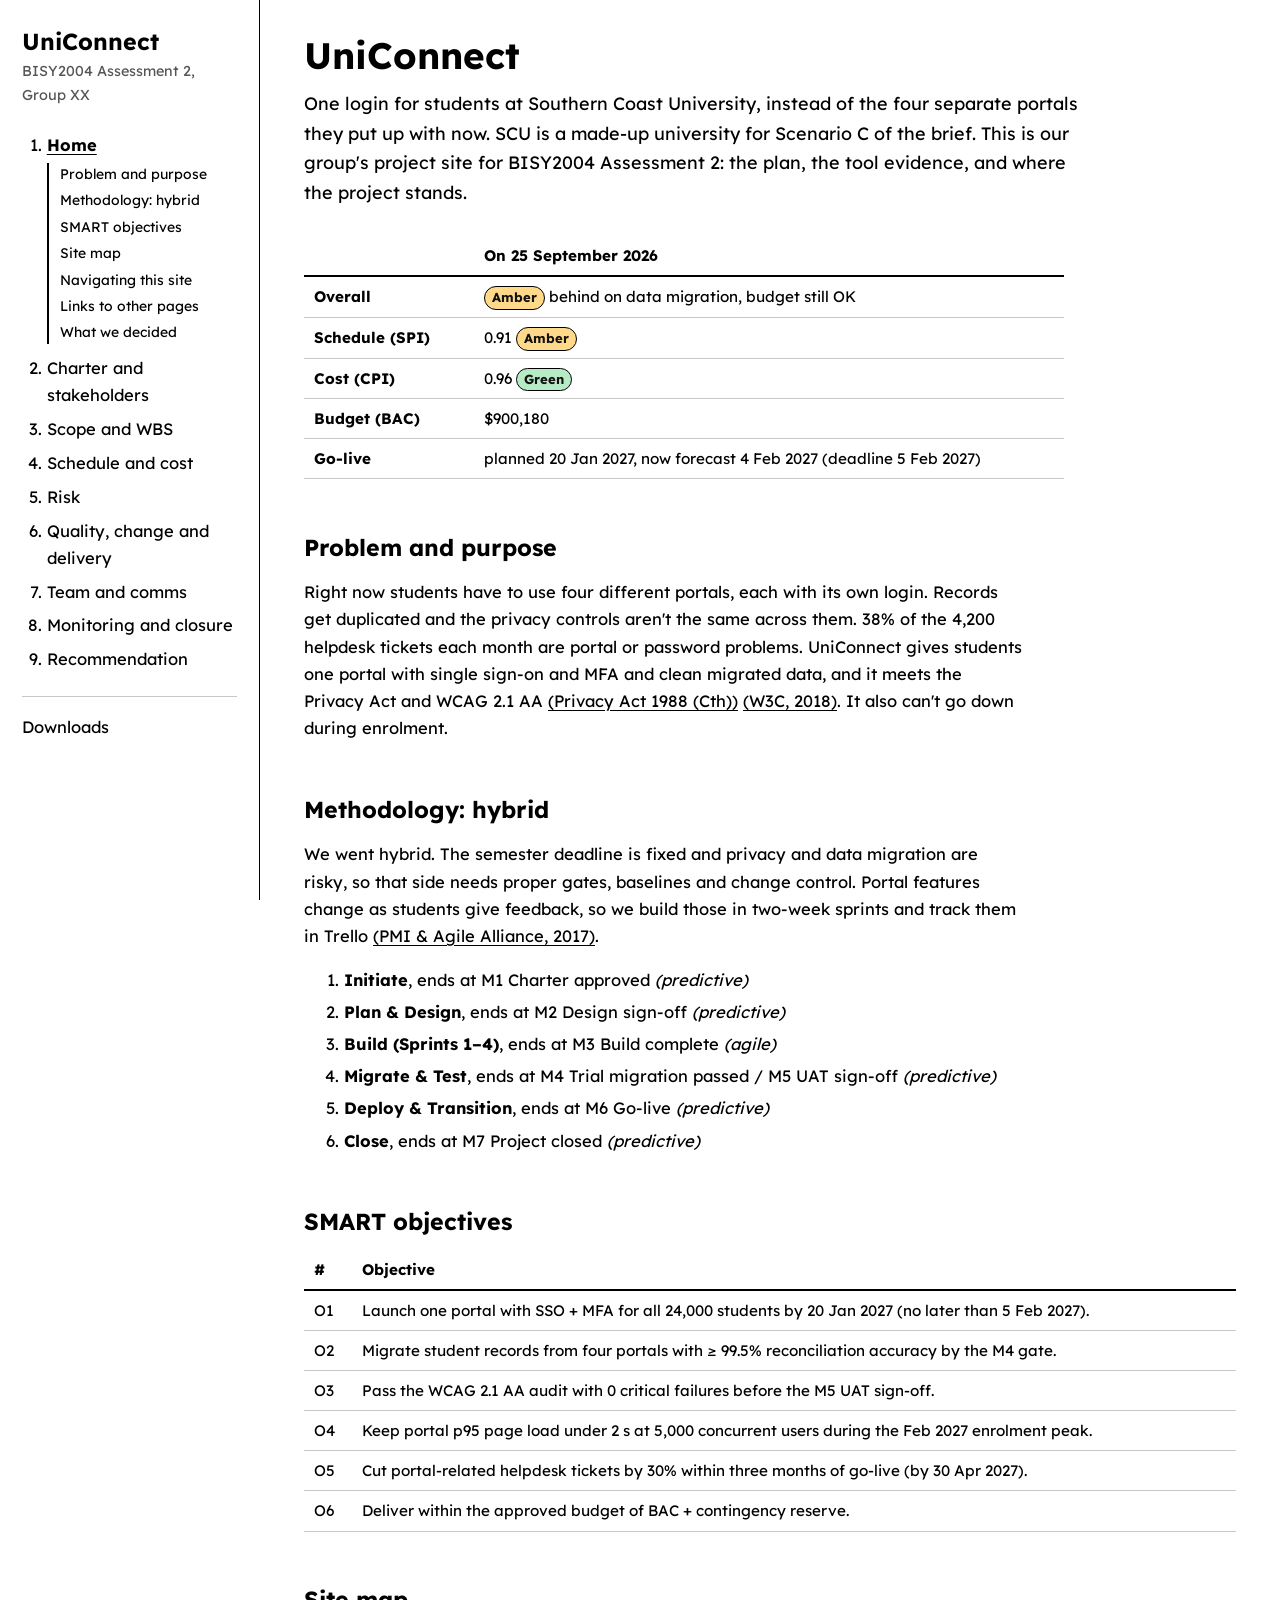
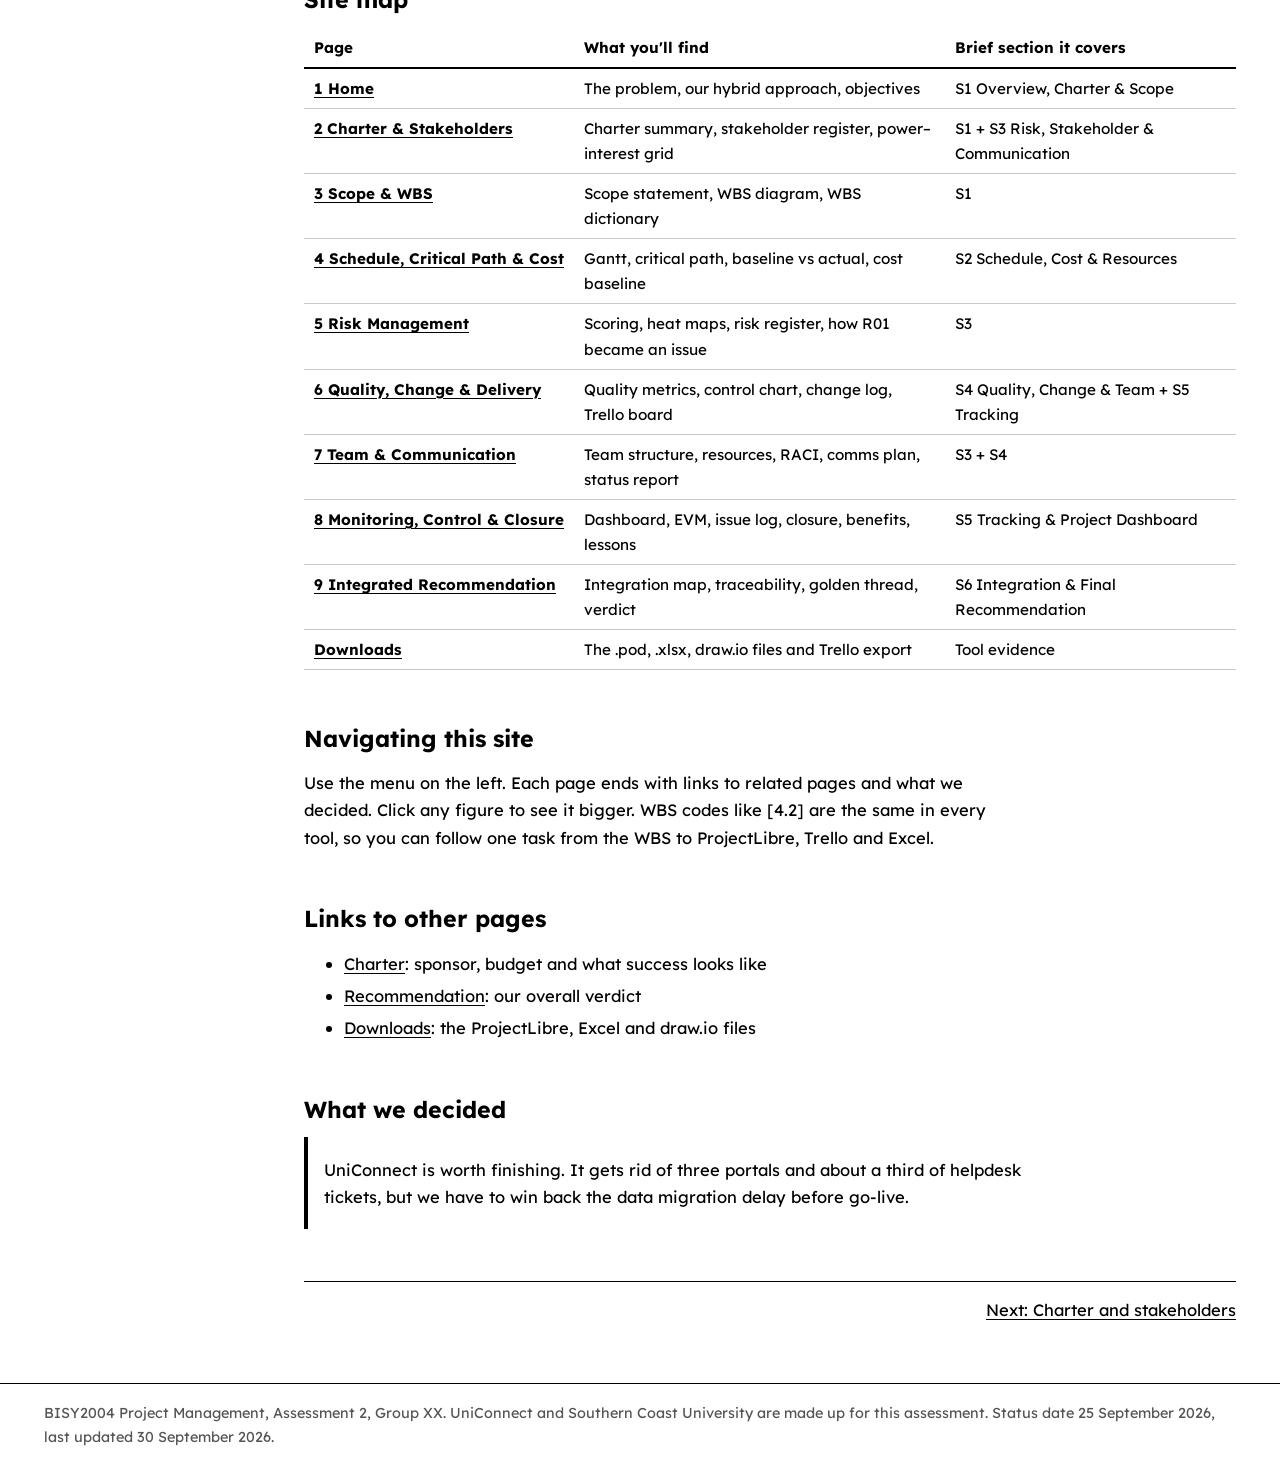
<file: index.html>
<!doctype html>
<html lang="en-AU"><head><meta charset="utf-8"><meta name="viewport" content="width=device-width,initial-scale=1">
<title>Home | UniConnect | BISY2004 Group XX</title>
<meta name="description" content="UniConnect student portal consolidation. BISY2004 Assessment 2 group project website (fictional scenario).">
<link rel="preconnect" href="https://fonts.googleapis.com"><link rel="preconnect" href="https://fonts.gstatic.com" crossorigin>
<link href="https://fonts.googleapis.com/css2?family=Lexend:wght@400;600;700&display=swap" rel="stylesheet">
<link rel="stylesheet" href="assets/site.css"></head><body>
<a class="skip" href="#main">Skip to content</a>
<div class="layout">
<aside class="side"><a class="site-name" href="index.html">UniConnect</a><p class="site-sub">BISY2004 Assessment 2, Group XX</p>
<nav aria-label="Main"><ol><li><a href="index.html" aria-current="page">Home</a>
<ol class="sub"><li><a href="#problem-and-purpose">Problem and purpose</a></li><li><a href="#methodology-hybrid">Methodology: hybrid</a></li><li><a href="#smart-objectives">SMART objectives</a></li><li><a href="#site-map">Site map</a></li><li><a href="#navigating-this-site">Navigating this site</a></li><li><a href="#links">Links to other pages</a></li><li><a href="#decision">What we decided</a></li></ol></li><li><a href="charter.html">Charter and stakeholders</a>
</li><li><a href="scope.html">Scope and WBS</a>
</li><li><a href="schedule.html">Schedule and cost</a>
</li><li><a href="risk.html">Risk</a>
</li><li><a href="quality.html">Quality, change and delivery</a>
</li><li><a href="team.html">Team and comms</a>
</li><li><a href="monitoring.html">Monitoring and closure</a>
</li><li><a href="recommendation.html">Recommendation</a>
</li></ol>
<a class="extra" href="downloads.html">Downloads</a></nav></aside>
<main id="main">
<section class="hero"><h1>UniConnect</h1>
<p class="lede"><span class="prose">One login for students at Southern Coast University, instead of the four separate portals they put up with now.
SCU is a made-up university for Scenario C of the brief. This is our group's project site for BISY2004 Assessment 2: the plan,
the tool evidence, and where the project stands.</span></p>
<div class="tbl"><table class="status"><thead><tr><th scope='col'></th><th scope='col'>On 25 September 2026</th></tr></thead><tbody><tr><td>Overall</td><td><span class="rag rag-amber">Amber</span> behind on data migration, budget still OK</td></tr><tr><td>Schedule (SPI)</td><td>0.91 <span class="rag rag-amber">Amber</span></td></tr><tr><td>Cost (CPI)</td><td>0.96 <span class="rag rag-green">Green</span></td></tr><tr><td>Budget (BAC)</td><td>$900,180</td></tr><tr><td>Go-live</td><td>planned 20 Jan 2027, now forecast 4 Feb 2027 (deadline 5 Feb 2027)</td></tr></tbody></table></div>
</section>
<section id="problem-and-purpose"><h2>Problem and purpose</h2><div class="prose"><p>Right now students have to use four different portals, each with its own login. Records get duplicated and the privacy controls aren't the same across them. 38% of the 4,200 helpdesk tickets each month are portal or password problems. UniConnect gives students one portal with single sign-on and MFA and clean migrated data, and it meets the Privacy Act and WCAG 2.1 AA <a class="cite" href="recommendation.html#references">(Privacy Act 1988 (Cth))</a> <a class="cite" href="recommendation.html#references">(W3C, 2018)</a>. It also can't go down during enrolment.</p></div></section>
<section id="methodology-hybrid"><h2>Methodology: hybrid</h2><div class="prose"><p>We went hybrid. The semester deadline is fixed and privacy and data migration are risky, so that side needs proper gates, baselines and change control. Portal features change as students give feedback, so we build those in two-week sprints and track them in Trello <a class="cite" href="recommendation.html#references">(PMI &amp; Agile Alliance, 2017)</a>.</p></div><ol class="lifecycle" aria-label="Hybrid lifecycle"><li><b>Initiate</b>, ends at M1 Charter approved <i>(predictive)</i></li><li><b>Plan &amp; Design</b>, ends at M2 Design sign-off <i>(predictive)</i></li><li><b>Build (Sprints 1–4)</b>, ends at M3 Build complete <i>(agile)</i></li><li><b>Migrate &amp; Test</b>, ends at M4 Trial migration passed / M5 UAT sign-off <i>(predictive)</i></li><li><b>Deploy &amp; Transition</b>, ends at M6 Go-live <i>(predictive)</i></li><li><b>Close</b>, ends at M7 Project closed <i>(predictive)</i></li></ol></section>
<section id="smart-objectives"><h2>SMART objectives</h2><div class="tbl"><table class=""><thead><tr><th scope='col'>#</th><th scope='col'>Objective</th></tr></thead><tbody><tr><td>O1</td><td>Launch one portal with SSO + MFA for all 24,000 students by 20 Jan 2027 (no later than 5 Feb 2027).</td></tr><tr><td>O2</td><td>Migrate student records from four portals with ≥ 99.5% reconciliation accuracy by the M4 gate.</td></tr><tr><td>O3</td><td>Pass the WCAG 2.1 AA audit with 0 critical failures before the M5 UAT sign-off.</td></tr><tr><td>O4</td><td>Keep portal p95 page load under 2 s at 5,000 concurrent users during the Feb 2027 enrolment peak.</td></tr><tr><td>O5</td><td>Cut portal-related helpdesk tickets by 30% within three months of go-live (by 30 Apr 2027).</td></tr><tr><td>O6</td><td>Deliver within the approved budget of BAC + contingency reserve.</td></tr></tbody></table></div></section>
<section id="site-map"><h2>Site map</h2><div class="tbl"><table class="sitemap"><thead><tr><th scope='col'>Page</th><th scope='col'>What you'll find</th><th scope='col'>Brief section it covers</th></tr></thead><tbody><tr><td><a href="index.html"><b>1 Home</b></a></td><td>The problem, our hybrid approach, objectives</td><td>S1 Overview, Charter &amp; Scope</td></tr><tr><td><a href="charter.html"><b>2 Charter &amp; Stakeholders</b></a></td><td>Charter summary, stakeholder register, power–interest grid</td><td>S1 + S3 Risk, Stakeholder &amp; Communication</td></tr><tr><td><a href="scope.html"><b>3 Scope &amp; WBS</b></a></td><td>Scope statement, WBS diagram, WBS dictionary</td><td>S1</td></tr><tr><td><a href="schedule.html"><b>4 Schedule, Critical Path &amp; Cost</b></a></td><td>Gantt, critical path, baseline vs actual, cost baseline</td><td>S2 Schedule, Cost &amp; Resources</td></tr><tr><td><a href="risk.html"><b>5 Risk Management</b></a></td><td>Scoring, heat maps, risk register, how R01 became an issue</td><td>S3</td></tr><tr><td><a href="quality.html"><b>6 Quality, Change &amp; Delivery</b></a></td><td>Quality metrics, control chart, change log, Trello board</td><td>S4 Quality, Change &amp; Team + S5 Tracking</td></tr><tr><td><a href="team.html"><b>7 Team &amp; Communication</b></a></td><td>Team structure, resources, RACI, comms plan, status report</td><td>S3 + S4</td></tr><tr><td><a href="monitoring.html"><b>8 Monitoring, Control &amp; Closure</b></a></td><td>Dashboard, EVM, issue log, closure, benefits, lessons</td><td>S5 Tracking &amp; Project Dashboard</td></tr><tr><td><a href="recommendation.html"><b>9 Integrated Recommendation</b></a></td><td>Integration map, traceability, golden thread, verdict</td><td>S6 Integration &amp; Final Recommendation</td></tr><tr><td><a href="downloads.html"><b>Downloads</b></a></td><td>The .pod, .xlsx, draw.io files and Trello export</td><td>Tool evidence</td></tr></tbody></table></div></section>
<section id="navigating-this-site"><h2>Navigating this site</h2><div class="prose"><p>Use the menu on the left. Each page ends with links to related pages and what we decided. Click any figure to see it bigger. WBS codes like [4.2] are the same in every tool, so you can follow one task from the WBS to ProjectLibre, Trello and Excel.</p></div></section>
<section id="links"><h2>Links to other pages</h2><ul class="links"><li><a href="charter.html">Charter</a>: sponsor, budget and what success looks like</li><li><a href="recommendation.html">Recommendation</a>: our overall verdict</li><li><a href="downloads.html">Downloads</a>: the ProjectLibre, Excel and draw.io files</li></ul></section>
<section id="decision"><h2>What we decided</h2><div class="decision prose"><p>UniConnect is worth finishing. It gets rid of three portals and about a third of helpdesk tickets, but we have to win back the data migration delay before go-live.</p></div></section>
<nav class="pager" aria-label="Previous and next page"><span></span><a href="charter.html">Next: Charter and stakeholders</a></nav></main>
</div>
<footer>BISY2004 Project Management, Assessment 2, Group XX. UniConnect and Southern Coast University are made up for this assessment. Status date 25 September 2026, last updated 30 September 2026.</footer>
<div id="lb" role="dialog" aria-label="Enlarged figure"><button aria-label="Close">×</button><img alt=""></div>
<script src="assets/site.js"></script></body></html>
</file>
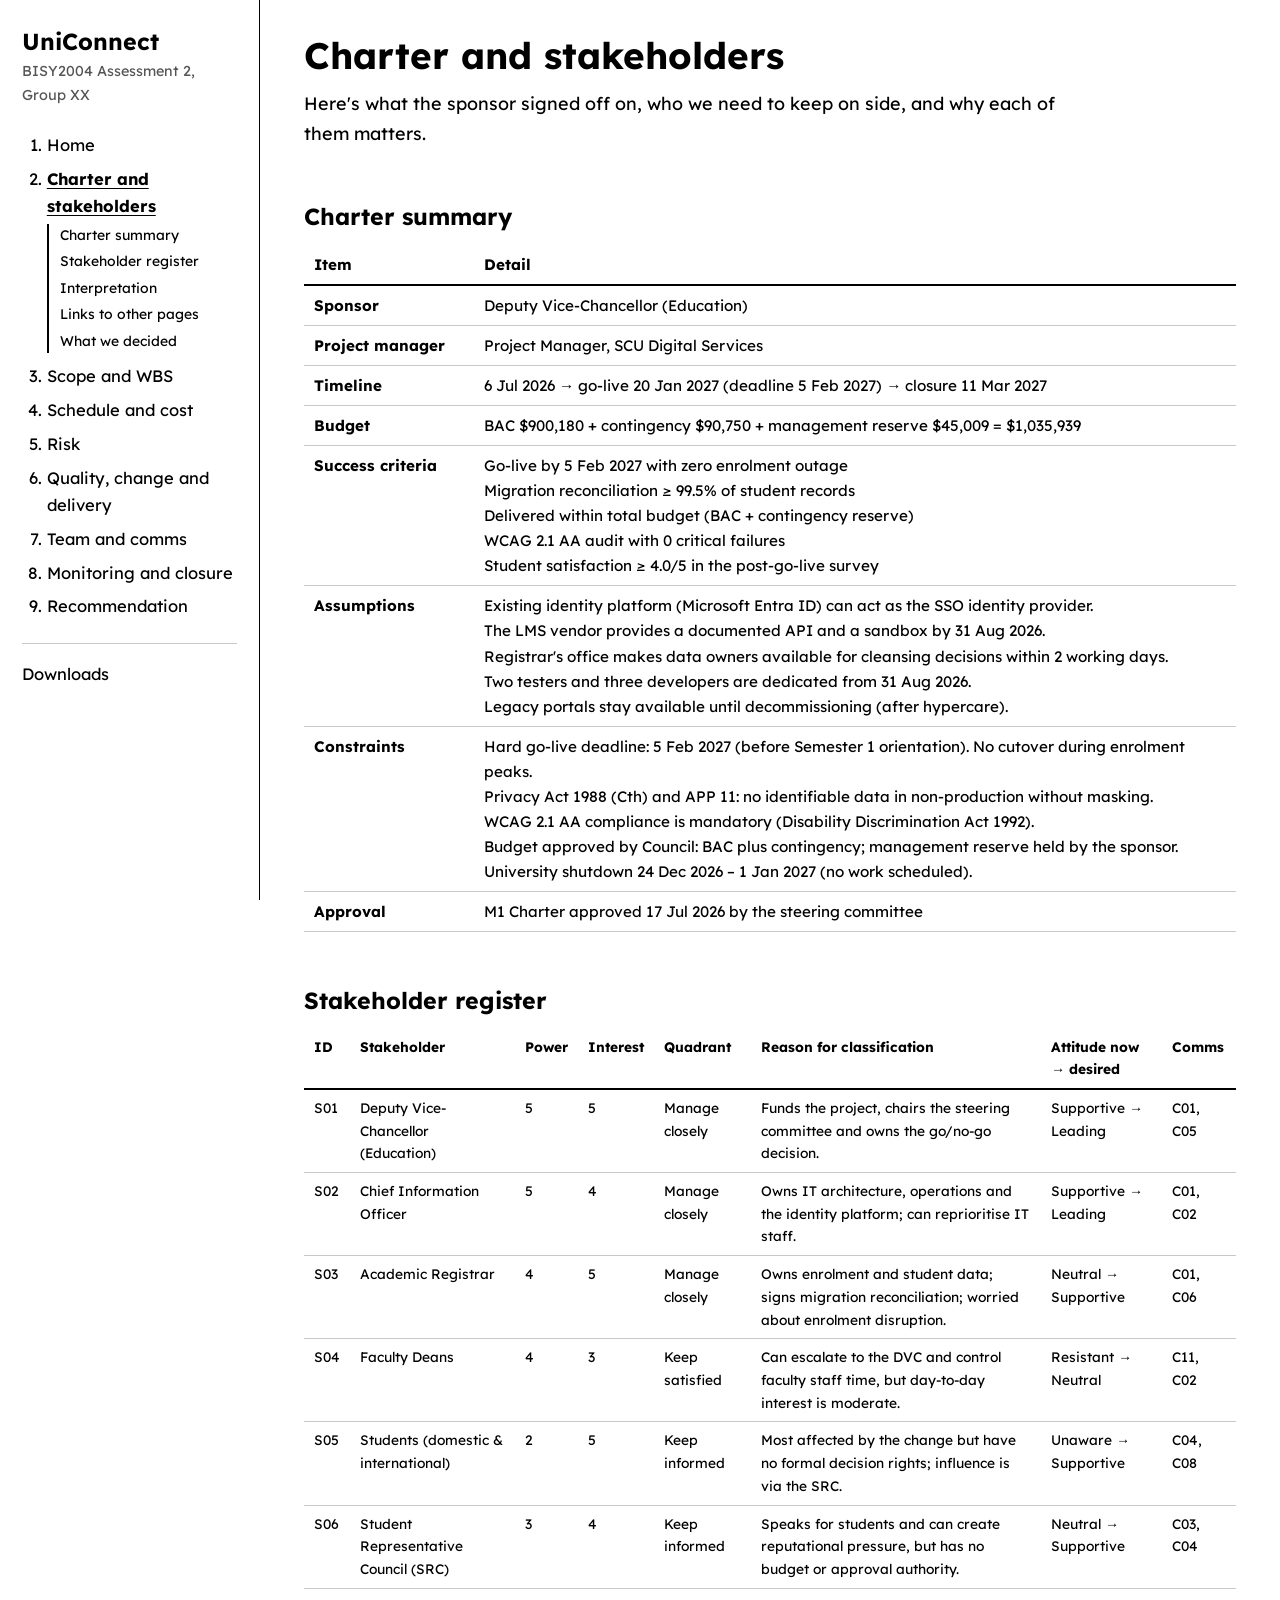
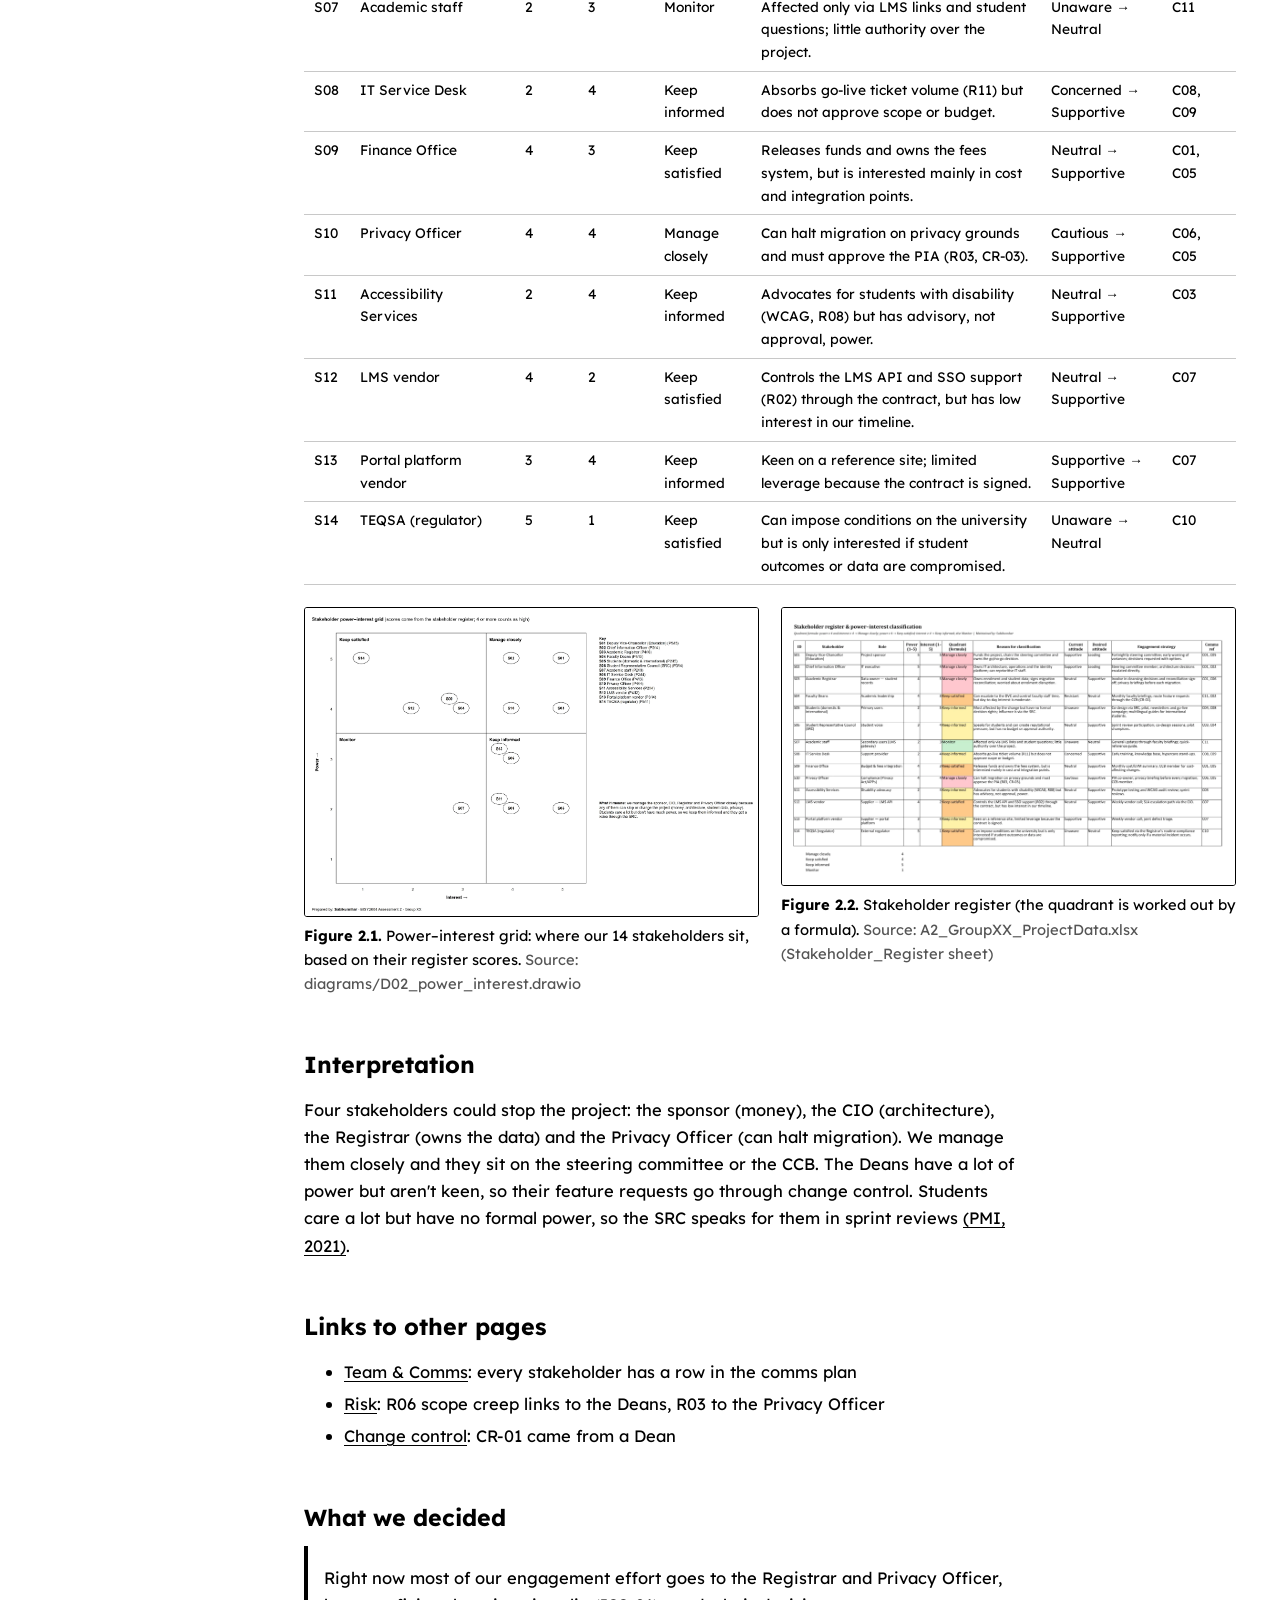
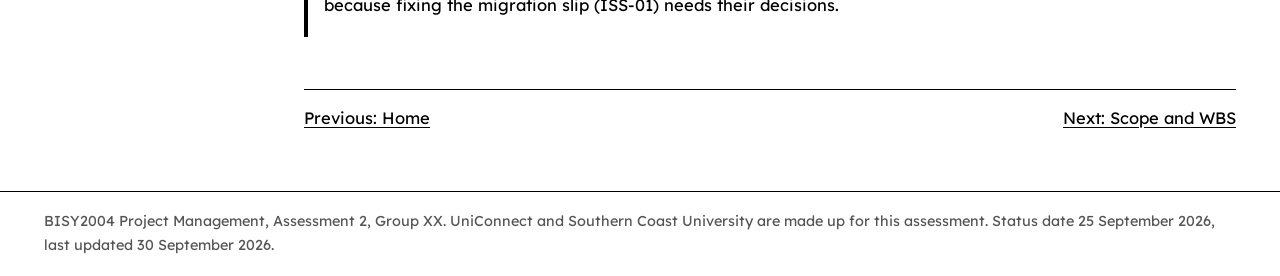
<file: charter.html>
<!doctype html>
<html lang="en-AU"><head><meta charset="utf-8"><meta name="viewport" content="width=device-width,initial-scale=1">
<title>Charter and stakeholders | UniConnect | BISY2004 Group XX</title>
<meta name="description" content="UniConnect student portal consolidation. BISY2004 Assessment 2 group project website (fictional scenario).">
<link rel="preconnect" href="https://fonts.googleapis.com"><link rel="preconnect" href="https://fonts.gstatic.com" crossorigin>
<link href="https://fonts.googleapis.com/css2?family=Lexend:wght@400;600;700&display=swap" rel="stylesheet">
<link rel="stylesheet" href="assets/site.css"></head><body>
<a class="skip" href="#main">Skip to content</a>
<div class="layout">
<aside class="side"><a class="site-name" href="index.html">UniConnect</a><p class="site-sub">BISY2004 Assessment 2, Group XX</p>
<nav aria-label="Main"><ol><li><a href="index.html">Home</a>
</li><li><a href="charter.html" aria-current="page">Charter and stakeholders</a>
<ol class="sub"><li><a href="#charter-summary">Charter summary</a></li><li><a href="#stakeholder-register">Stakeholder register</a></li><li><a href="#interpretation">Interpretation</a></li><li><a href="#links">Links to other pages</a></li><li><a href="#decision">What we decided</a></li></ol></li><li><a href="scope.html">Scope and WBS</a>
</li><li><a href="schedule.html">Schedule and cost</a>
</li><li><a href="risk.html">Risk</a>
</li><li><a href="quality.html">Quality, change and delivery</a>
</li><li><a href="team.html">Team and comms</a>
</li><li><a href="monitoring.html">Monitoring and closure</a>
</li><li><a href="recommendation.html">Recommendation</a>
</li></ol>
<a class="extra" href="downloads.html">Downloads</a></nav></aside>
<main id="main"><h1>Charter and stakeholders</h1>
<p class="intro"><span class="prose">Here's what the sponsor signed off on, who we need to keep on side, and why each of them matters.</span></p>
<section id="charter-summary"><h2>Charter summary</h2><div class="tbl"><table class="kv"><thead><tr><th scope='col'>Item</th><th scope='col'>Detail</th></tr></thead><tbody><tr><td>Sponsor</td><td>Deputy Vice-Chancellor (Education)</td></tr><tr><td>Project manager</td><td>Project Manager, SCU Digital Services</td></tr><tr><td>Timeline</td><td>6 Jul 2026 → go-live 20 Jan 2027 (deadline 5 Feb 2027) → closure 11 Mar 2027</td></tr><tr><td>Budget</td><td>BAC $900,180 + contingency $90,750 + management reserve $45,009 = $1,035,939</td></tr><tr><td>Success criteria</td><td>Go-live by 5 Feb 2027 with zero enrolment outage<br>Migration reconciliation ≥ 99.5% of student records<br>Delivered within total budget (BAC + contingency reserve)<br>WCAG 2.1 AA audit with 0 critical failures<br>Student satisfaction ≥ 4.0/5 in the post-go-live survey</td></tr><tr><td>Assumptions</td><td>Existing identity platform (Microsoft Entra ID) can act as the SSO identity provider.<br>The LMS vendor provides a documented API and a sandbox by 31 Aug 2026.<br>Registrar&#x27;s office makes data owners available for cleansing decisions within 2 working days.<br>Two testers and three developers are dedicated from 31 Aug 2026.<br>Legacy portals stay available until decommissioning (after hypercare).</td></tr><tr><td>Constraints</td><td>Hard go-live deadline: 5 Feb 2027 (before Semester 1 orientation). No cutover during enrolment peaks.<br>Privacy Act 1988 (Cth) and APP 11: no identifiable data in non-production without masking.<br>WCAG 2.1 AA compliance is mandatory (Disability Discrimination Act 1992).<br>Budget approved by Council: BAC plus contingency; management reserve held by the sponsor.<br>University shutdown 24 Dec 2026 – 1 Jan 2027 (no work scheduled).</td></tr><tr><td>Approval</td><td>M1 Charter approved 17 Jul 2026 by the steering committee</td></tr></tbody></table></div></section>
<section id="stakeholder-register"><h2>Stakeholder register</h2><div class="tbl"><table class="small"><thead><tr><th scope='col'>ID</th><th scope='col'>Stakeholder</th><th scope='col'>Power</th><th scope='col'>Interest</th><th scope='col'>Quadrant</th><th scope='col'>Reason for classification</th><th scope='col'>Attitude now → desired</th><th scope='col'>Comms</th></tr></thead><tbody><tr><td>S01</td><td>Deputy Vice-Chancellor (Education)</td><td>5</td><td>5</td><td>Manage closely</td><td>Funds the project, chairs the steering committee and owns the go/no-go decision.</td><td>Supportive → Leading</td><td>C01, C05</td></tr><tr><td>S02</td><td>Chief Information Officer</td><td>5</td><td>4</td><td>Manage closely</td><td>Owns IT architecture, operations and the identity platform; can reprioritise IT staff.</td><td>Supportive → Leading</td><td>C01, C02</td></tr><tr><td>S03</td><td>Academic Registrar</td><td>4</td><td>5</td><td>Manage closely</td><td>Owns enrolment and student data; signs migration reconciliation; worried about enrolment disruption.</td><td>Neutral → Supportive</td><td>C01, C06</td></tr><tr><td>S04</td><td>Faculty Deans</td><td>4</td><td>3</td><td>Keep satisfied</td><td>Can escalate to the DVC and control faculty staff time, but day-to-day interest is moderate.</td><td>Resistant → Neutral</td><td>C11, C02</td></tr><tr><td>S05</td><td>Students (domestic &amp; international)</td><td>2</td><td>5</td><td>Keep informed</td><td>Most affected by the change but have no formal decision rights; influence is via the SRC.</td><td>Unaware → Supportive</td><td>C04, C08</td></tr><tr><td>S06</td><td>Student Representative Council (SRC)</td><td>3</td><td>4</td><td>Keep informed</td><td>Speaks for students and can create reputational pressure, but has no budget or approval authority.</td><td>Neutral → Supportive</td><td>C03, C04</td></tr><tr><td>S07</td><td>Academic staff</td><td>2</td><td>3</td><td>Monitor</td><td>Affected only via LMS links and student questions; little authority over the project.</td><td>Unaware → Neutral</td><td>C11</td></tr><tr><td>S08</td><td>IT Service Desk</td><td>2</td><td>4</td><td>Keep informed</td><td>Absorbs go-live ticket volume (R11) but does not approve scope or budget.</td><td>Concerned → Supportive</td><td>C08, C09</td></tr><tr><td>S09</td><td>Finance Office</td><td>4</td><td>3</td><td>Keep satisfied</td><td>Releases funds and owns the fees system, but is interested mainly in cost and integration points.</td><td>Neutral → Supportive</td><td>C01, C05</td></tr><tr><td>S10</td><td>Privacy Officer</td><td>4</td><td>4</td><td>Manage closely</td><td>Can halt migration on privacy grounds and must approve the PIA (R03, CR-03).</td><td>Cautious → Supportive</td><td>C06, C05</td></tr><tr><td>S11</td><td>Accessibility Services</td><td>2</td><td>4</td><td>Keep informed</td><td>Advocates for students with disability (WCAG, R08) but has advisory, not approval, power.</td><td>Neutral → Supportive</td><td>C03</td></tr><tr><td>S12</td><td>LMS vendor</td><td>4</td><td>2</td><td>Keep satisfied</td><td>Controls the LMS API and SSO support (R02) through the contract, but has low interest in our timeline.</td><td>Neutral → Supportive</td><td>C07</td></tr><tr><td>S13</td><td>Portal platform vendor</td><td>3</td><td>4</td><td>Keep informed</td><td>Keen on a reference site; limited leverage because the contract is signed.</td><td>Supportive → Supportive</td><td>C07</td></tr><tr><td>S14</td><td>TEQSA (regulator)</td><td>5</td><td>1</td><td>Keep satisfied</td><td>Can impose conditions on the university but is only interested if student outcomes or data are compromised.</td><td>Unaware → Neutral</td><td>C10</td></tr></tbody></table></div><div class="figs"><figure id="fig2-1"><a class="zoom" href="assets/img/fig2_1.webp" aria-label="Enlarge Figure 2.1"><img src="assets/img/fig2_1.webp" width="2902" height="1970" loading="lazy" alt="Figure 2.1: Power–interest grid: where our 14 stakeholders sit, based on their register scores (diagrams.net screenshot/export)"></a><figcaption><b>Figure 2.1.</b> Power–interest grid: where our 14 stakeholders sit, based on their register scores. <span class="src">Source: diagrams/D02_power_interest.drawio</span></figcaption></figure><figure id="fig2-2"><a class="zoom" href="assets/img/fig2_2.webp" aria-label="Enlarge Figure 2.2"><img src="assets/img/fig2_2.webp" width="1988" height="1215" loading="lazy" alt="Figure 2.2: Stakeholder register (the quadrant is worked out by a formula) (Excel/LibreOffice screenshot/export)"></a><figcaption><b>Figure 2.2.</b> Stakeholder register (the quadrant is worked out by a formula). <span class="src">Source: A2_GroupXX_ProjectData.xlsx (Stakeholder_Register sheet)</span></figcaption></figure></div></section>
<section id="interpretation"><h2>Interpretation</h2><div class="prose"><p>Four stakeholders could stop the project: the sponsor (money), the CIO (architecture), the Registrar (owns the data) and the Privacy Officer (can halt migration). We manage them closely and they sit on the steering committee or the CCB. The Deans have a lot of power but aren't keen, so their feature requests go through change control. Students care a lot but have no formal power, so the SRC speaks for them in sprint reviews <a class="cite" href="recommendation.html#references">(PMI, 2021)</a>.</p></div></section>
<section id="links"><h2>Links to other pages</h2><ul class="links"><li><a href="team.html#comms">Team & Comms</a>: every stakeholder has a row in the comms plan</li><li><a href="risk.html">Risk</a>: R06 scope creep links to the Deans, R03 to the Privacy Officer</li><li><a href="quality.html#change">Change control</a>: CR-01 came from a Dean</li></ul></section>
<section id="decision"><h2>What we decided</h2><div class="decision prose"><p>Right now most of our engagement effort goes to the Registrar and Privacy Officer, because fixing the migration slip (ISS-01) needs their decisions.</p></div></section>
<nav class="pager" aria-label="Previous and next page"><a href="index.html">Previous: Home</a><a href="scope.html">Next: Scope and WBS</a></nav></main>
</div>
<footer>BISY2004 Project Management, Assessment 2, Group XX. UniConnect and Southern Coast University are made up for this assessment. Status date 25 September 2026, last updated 30 September 2026.</footer>
<div id="lb" role="dialog" aria-label="Enlarged figure"><button aria-label="Close">×</button><img alt=""></div>
<script src="assets/site.js"></script></body></html>
</file>
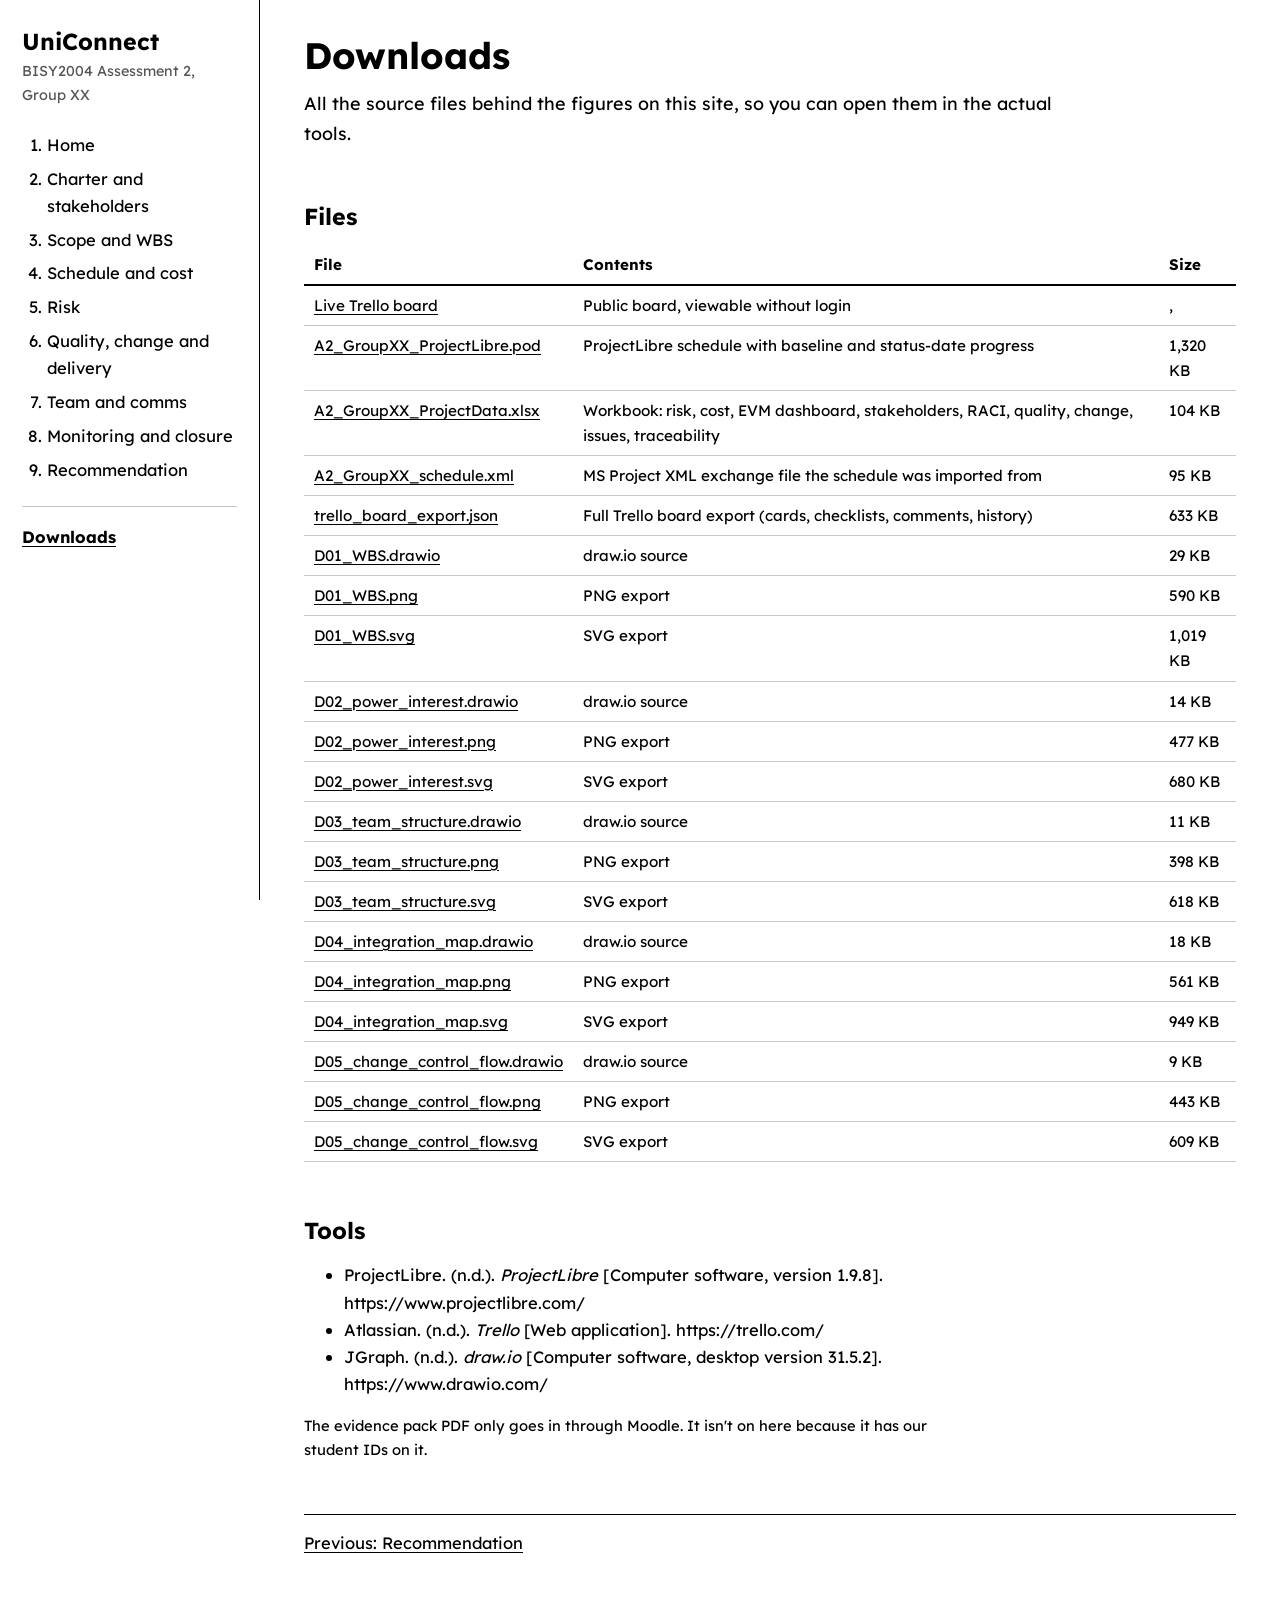
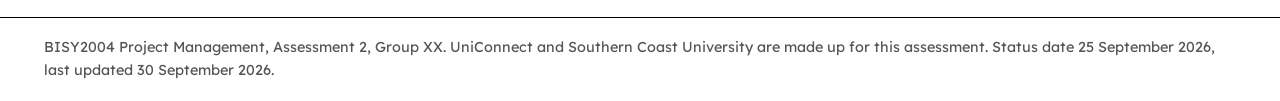
<file: downloads.html>
<!doctype html>
<html lang="en-AU"><head><meta charset="utf-8"><meta name="viewport" content="width=device-width,initial-scale=1">
<title>Downloads | UniConnect | BISY2004 Group XX</title>
<meta name="description" content="UniConnect student portal consolidation. BISY2004 Assessment 2 group project website (fictional scenario).">
<link rel="preconnect" href="https://fonts.googleapis.com"><link rel="preconnect" href="https://fonts.gstatic.com" crossorigin>
<link href="https://fonts.googleapis.com/css2?family=Lexend:wght@400;600;700&display=swap" rel="stylesheet">
<link rel="stylesheet" href="assets/site.css"></head><body>
<a class="skip" href="#main">Skip to content</a>
<div class="layout">
<aside class="side"><a class="site-name" href="index.html">UniConnect</a><p class="site-sub">BISY2004 Assessment 2, Group XX</p>
<nav aria-label="Main"><ol><li><a href="index.html">Home</a>
</li><li><a href="charter.html">Charter and stakeholders</a>
</li><li><a href="scope.html">Scope and WBS</a>
</li><li><a href="schedule.html">Schedule and cost</a>
</li><li><a href="risk.html">Risk</a>
</li><li><a href="quality.html">Quality, change and delivery</a>
</li><li><a href="team.html">Team and comms</a>
</li><li><a href="monitoring.html">Monitoring and closure</a>
</li><li><a href="recommendation.html">Recommendation</a>
</li></ol>
<a class="extra" href="downloads.html" aria-current="page">Downloads</a></nav></aside>
<main id="main"><h1>Downloads</h1>
<p class="intro"><span class="prose">All the source files behind the figures on this site, so you can open them in the actual tools.</span></p>
<section id="files"><h2>Files</h2><div class="tbl"><table class=""><thead><tr><th scope='col'>File</th><th scope='col'>Contents</th><th scope='col'>Size</th></tr></thead><tbody><tr><td><a href="https://trello.com/b/wA8IAtGr/uniconnect-group-xx-bisy2004-a2">Live Trello board</a></td><td>Public board, viewable without login</td><td>, </td></tr><tr><td><a href="downloads/A2_GroupXX_ProjectLibre.pod" download>A2_GroupXX_ProjectLibre.pod</a></td><td>ProjectLibre schedule with baseline and status-date progress</td><td>1,320 KB</td></tr><tr><td><a href="downloads/A2_GroupXX_ProjectData.xlsx" download>A2_GroupXX_ProjectData.xlsx</a></td><td>Workbook: risk, cost, EVM dashboard, stakeholders, RACI, quality, change, issues, traceability</td><td>104 KB</td></tr><tr><td><a href="downloads/A2_GroupXX_schedule.xml" download>A2_GroupXX_schedule.xml</a></td><td>MS Project XML exchange file the schedule was imported from</td><td>95 KB</td></tr><tr><td><a href="downloads/trello_board_export.json" download>trello_board_export.json</a></td><td>Full Trello board export (cards, checklists, comments, history)</td><td>633 KB</td></tr><tr><td><a href="downloads/diagrams/D01_WBS.drawio" download>D01_WBS.drawio</a></td><td>draw.io source</td><td>29 KB</td></tr><tr><td><a href="downloads/diagrams/D01_WBS.png" download>D01_WBS.png</a></td><td>PNG export</td><td>590 KB</td></tr><tr><td><a href="downloads/diagrams/D01_WBS.svg" download>D01_WBS.svg</a></td><td>SVG export</td><td>1,019 KB</td></tr><tr><td><a href="downloads/diagrams/D02_power_interest.drawio" download>D02_power_interest.drawio</a></td><td>draw.io source</td><td>14 KB</td></tr><tr><td><a href="downloads/diagrams/D02_power_interest.png" download>D02_power_interest.png</a></td><td>PNG export</td><td>477 KB</td></tr><tr><td><a href="downloads/diagrams/D02_power_interest.svg" download>D02_power_interest.svg</a></td><td>SVG export</td><td>680 KB</td></tr><tr><td><a href="downloads/diagrams/D03_team_structure.drawio" download>D03_team_structure.drawio</a></td><td>draw.io source</td><td>11 KB</td></tr><tr><td><a href="downloads/diagrams/D03_team_structure.png" download>D03_team_structure.png</a></td><td>PNG export</td><td>398 KB</td></tr><tr><td><a href="downloads/diagrams/D03_team_structure.svg" download>D03_team_structure.svg</a></td><td>SVG export</td><td>618 KB</td></tr><tr><td><a href="downloads/diagrams/D04_integration_map.drawio" download>D04_integration_map.drawio</a></td><td>draw.io source</td><td>18 KB</td></tr><tr><td><a href="downloads/diagrams/D04_integration_map.png" download>D04_integration_map.png</a></td><td>PNG export</td><td>561 KB</td></tr><tr><td><a href="downloads/diagrams/D04_integration_map.svg" download>D04_integration_map.svg</a></td><td>SVG export</td><td>949 KB</td></tr><tr><td><a href="downloads/diagrams/D05_change_control_flow.drawio" download>D05_change_control_flow.drawio</a></td><td>draw.io source</td><td>9 KB</td></tr><tr><td><a href="downloads/diagrams/D05_change_control_flow.png" download>D05_change_control_flow.png</a></td><td>PNG export</td><td>443 KB</td></tr><tr><td><a href="downloads/diagrams/D05_change_control_flow.svg" download>D05_change_control_flow.svg</a></td><td>SVG export</td><td>609 KB</td></tr></tbody></table></div></section>
<section id="tools"><h2>Tools</h2><ul><li>ProjectLibre. (n.d.). <i>ProjectLibre</i> [Computer software, version 1.9.8]. https://www.projectlibre.com/</li><li>Atlassian. (n.d.). <i>Trello</i> [Web application]. https://trello.com/</li><li>JGraph. (n.d.). <i>draw.io</i> [Computer software, desktop version 31.5.2]. https://www.drawio.com/</li></ul><p class='note'>The evidence pack PDF only goes in through Moodle. It isn't on here because it has our student IDs on it.</p></section>
<nav class="pager" aria-label="Previous and next page"><a href="recommendation.html">Previous: Recommendation</a></nav></main>
</div>
<footer>BISY2004 Project Management, Assessment 2, Group XX. UniConnect and Southern Coast University are made up for this assessment. Status date 25 September 2026, last updated 30 September 2026.</footer>
<div id="lb" role="dialog" aria-label="Enlarged figure"><button aria-label="Close">×</button><img alt=""></div>
<script src="assets/site.js"></script></body></html>
</file>
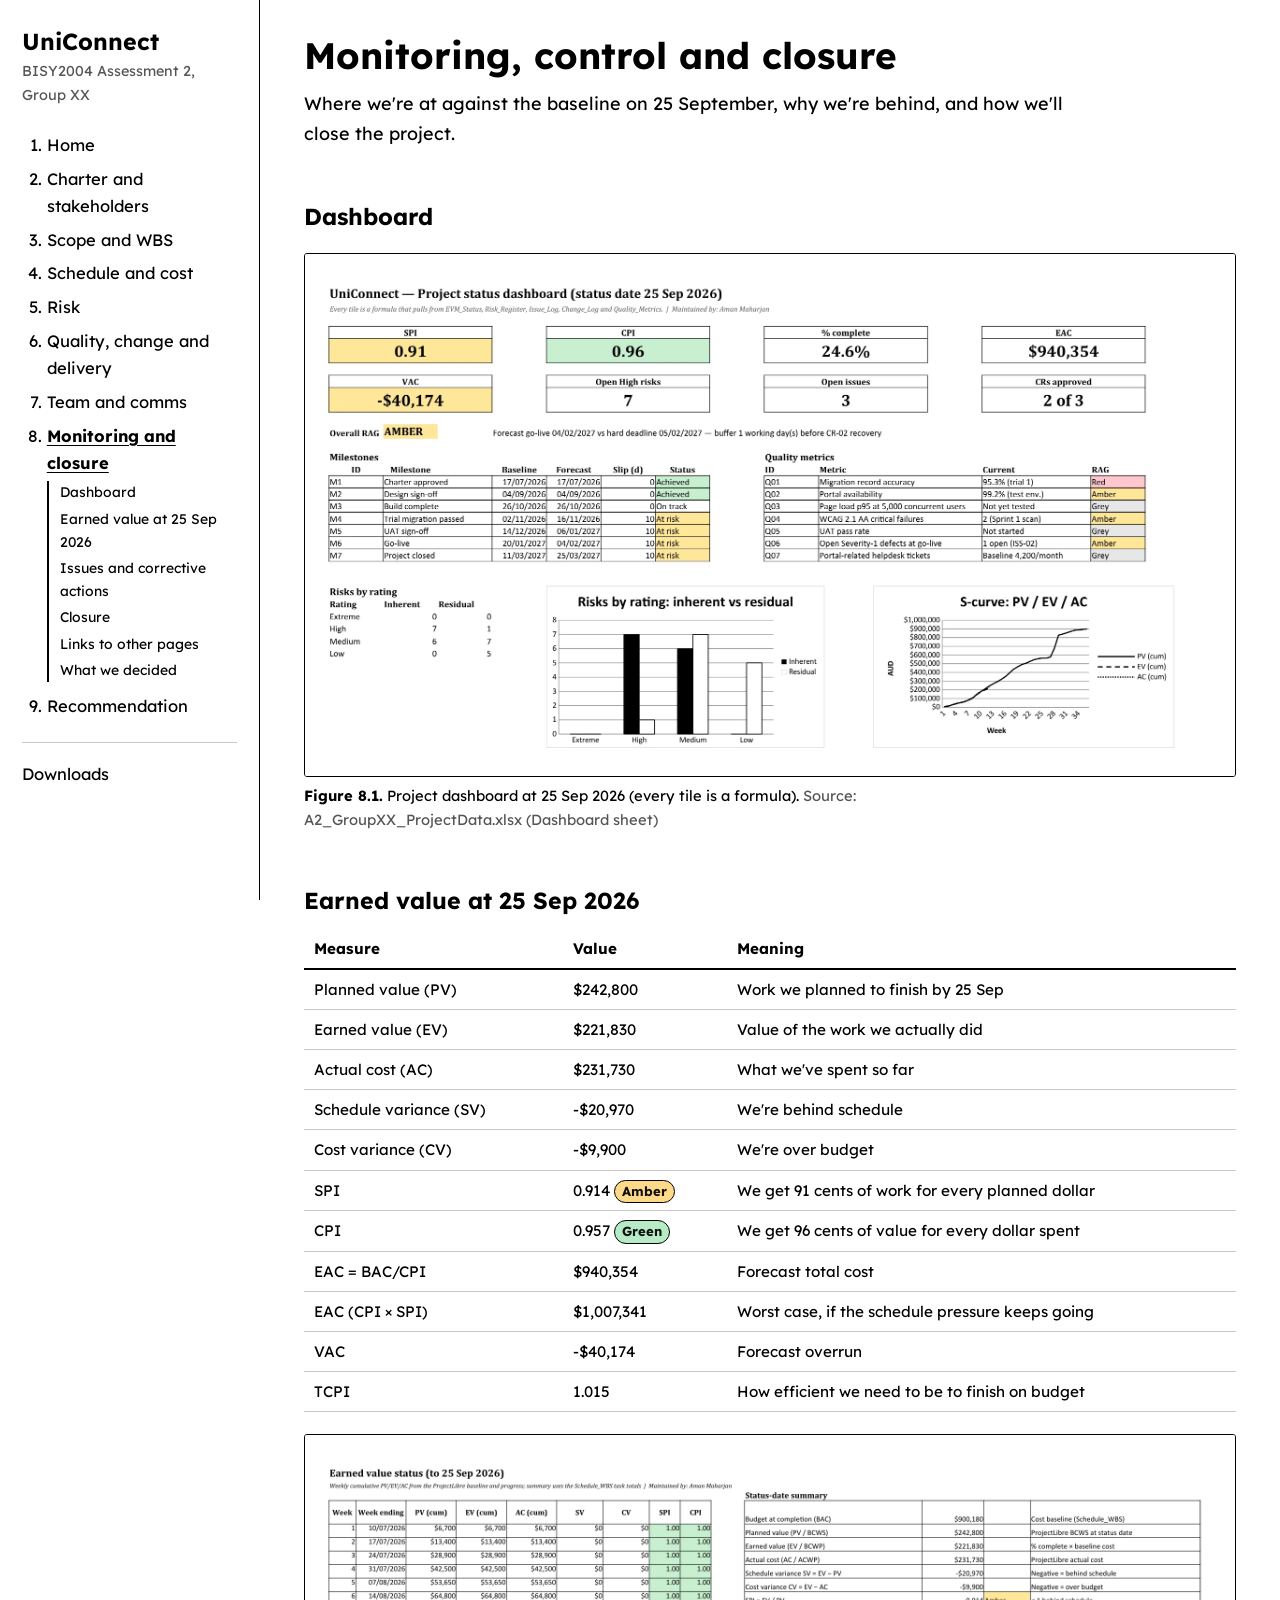
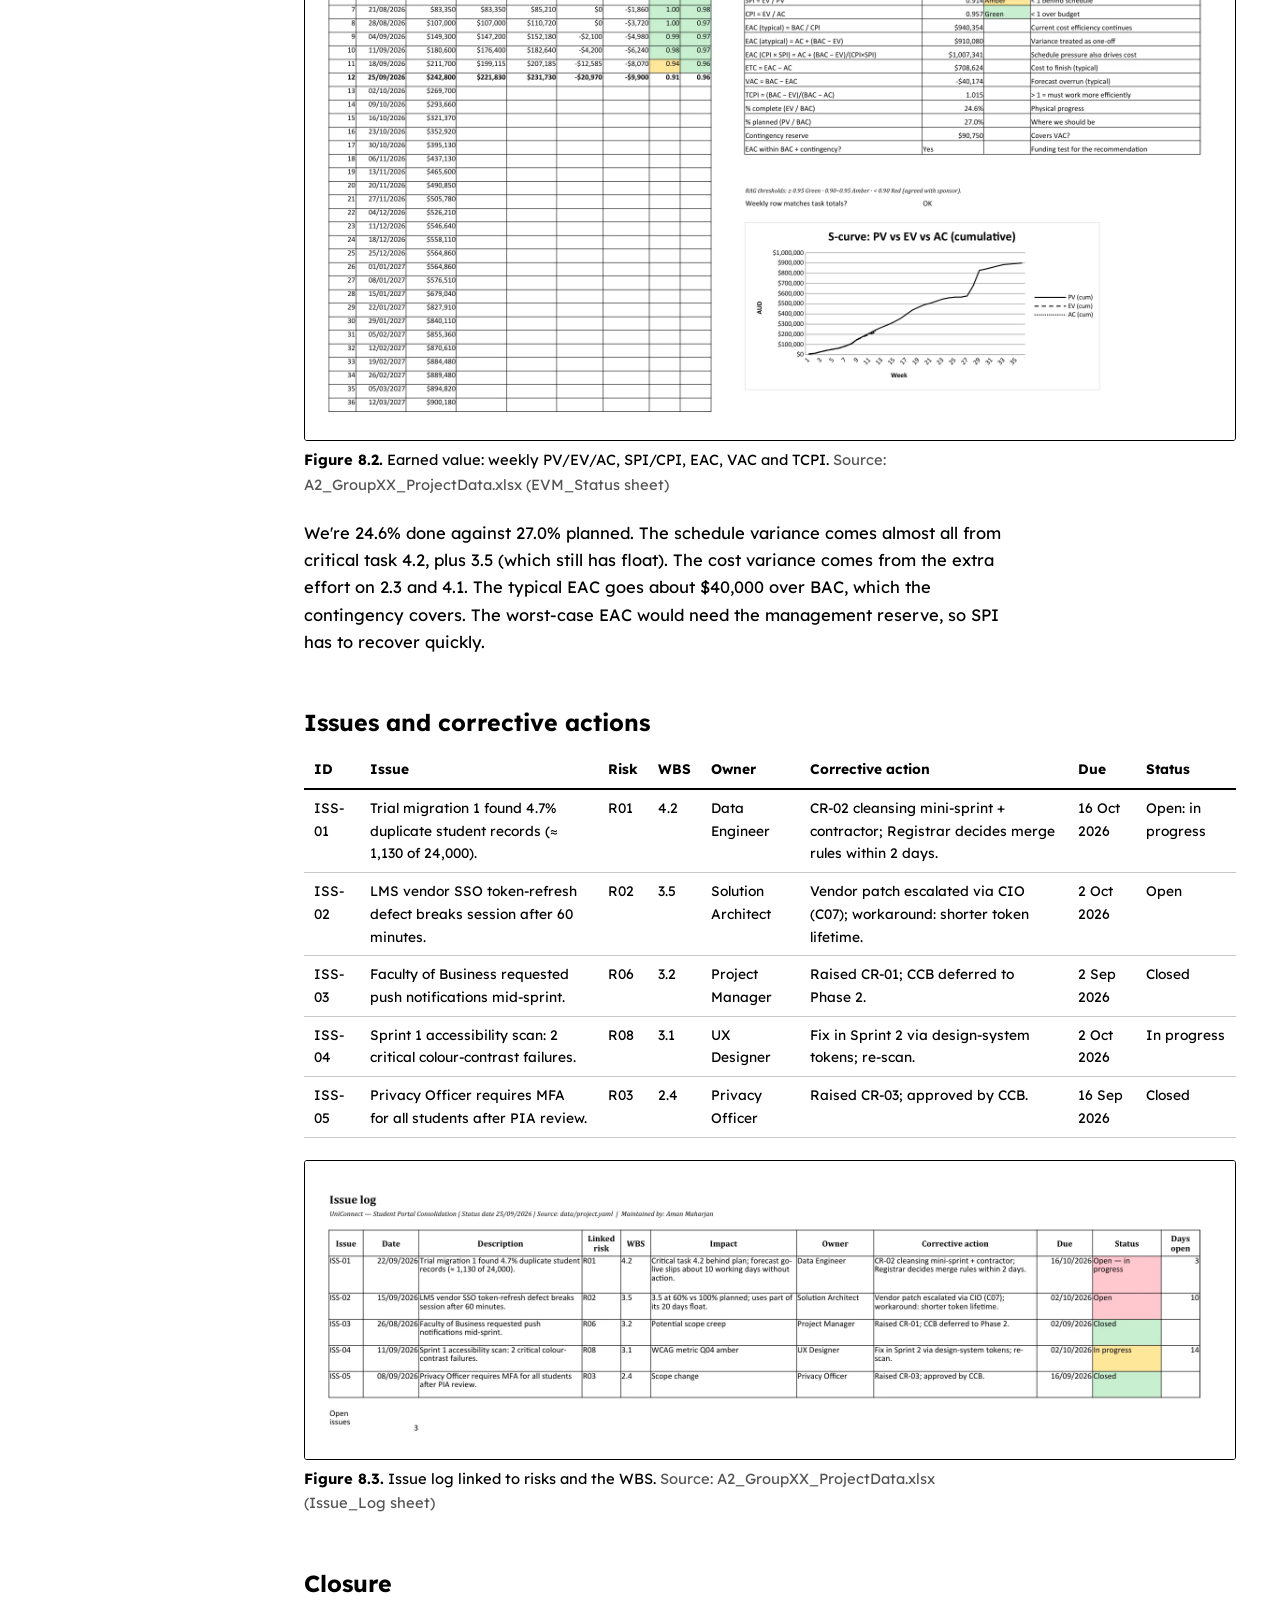
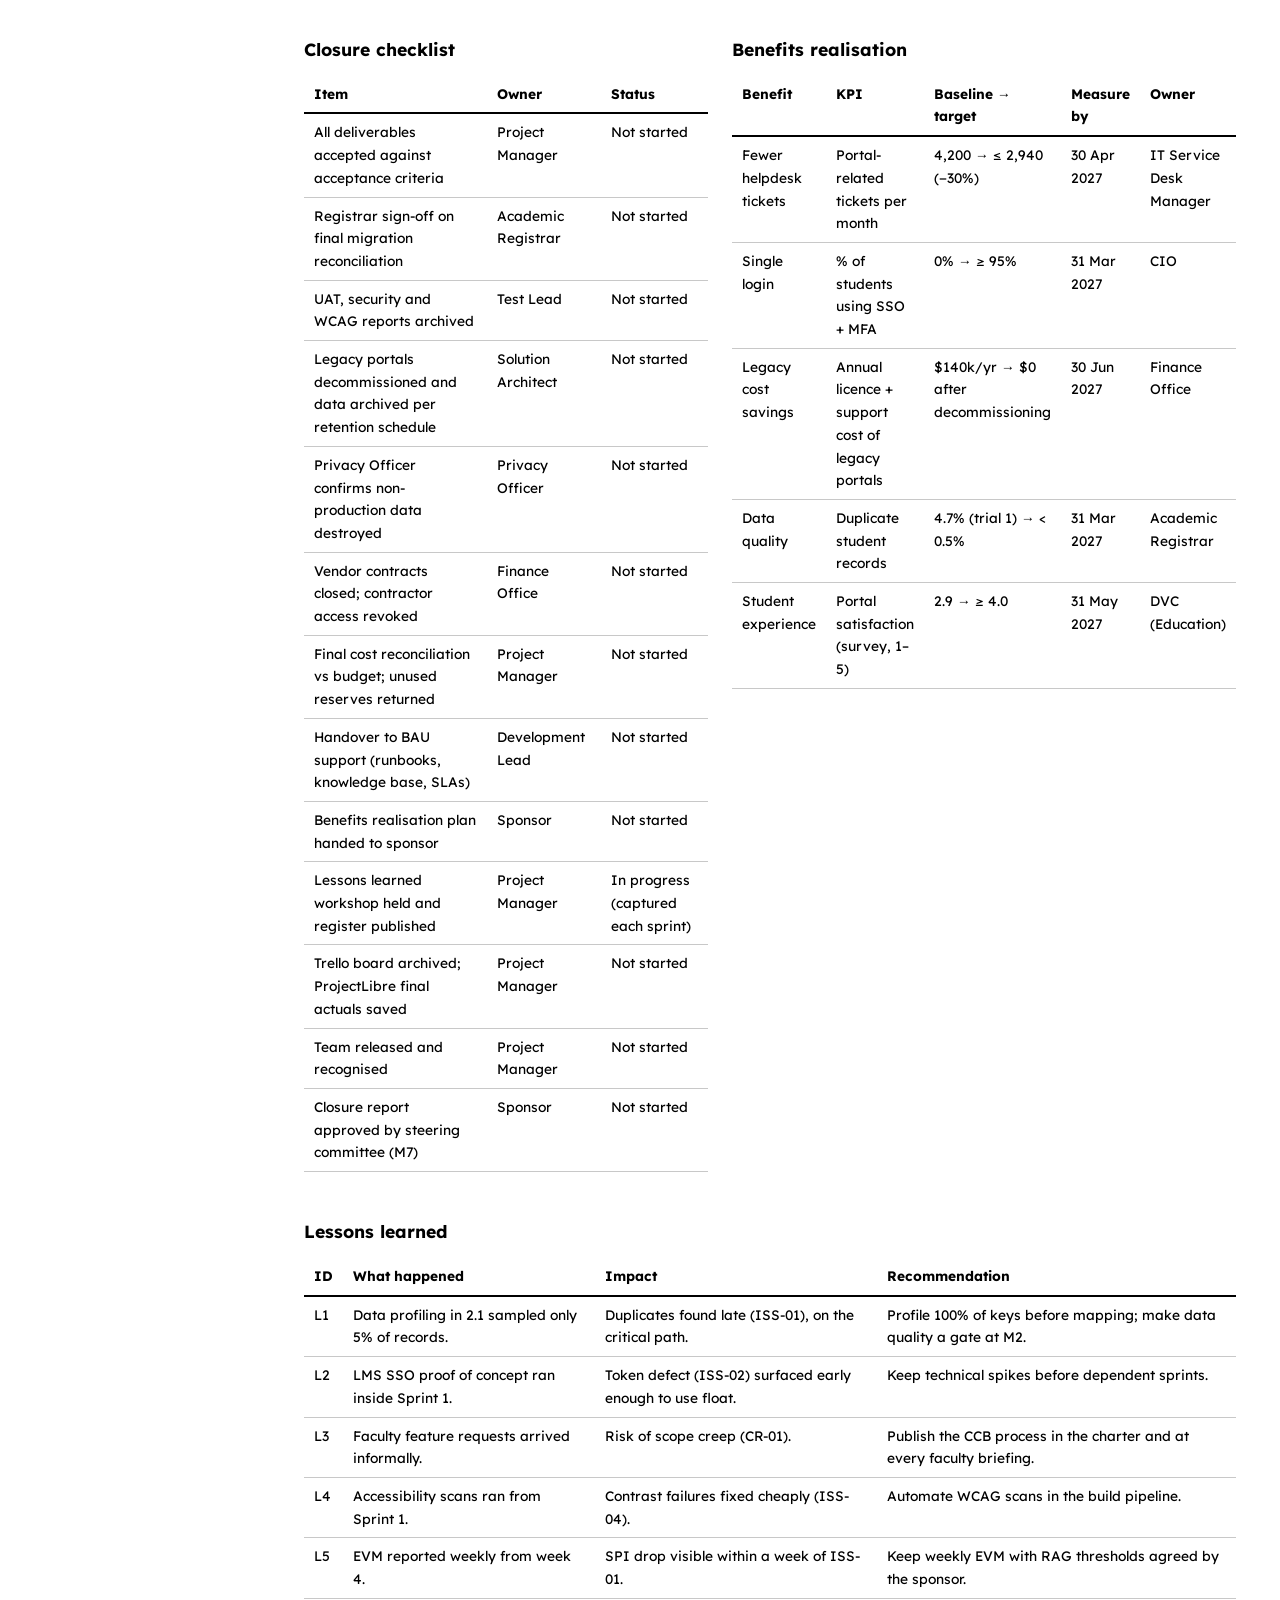
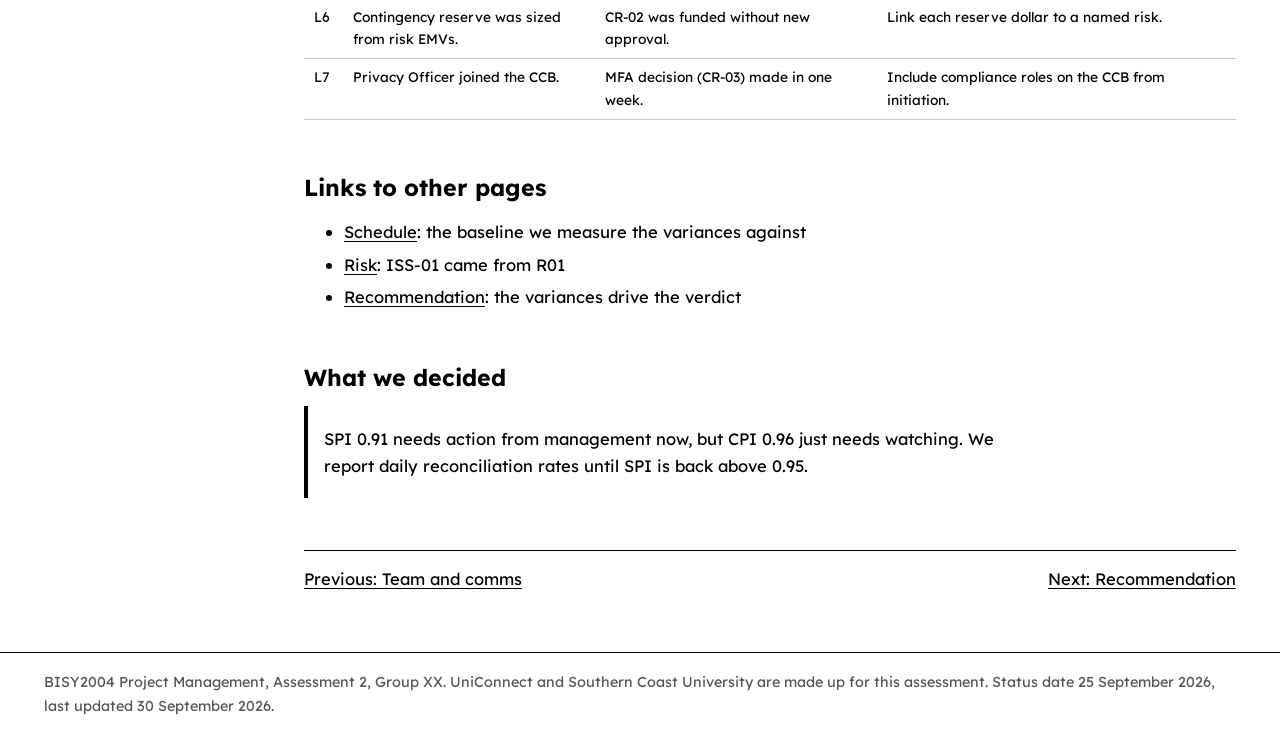
<file: monitoring.html>
<!doctype html>
<html lang="en-AU"><head><meta charset="utf-8"><meta name="viewport" content="width=device-width,initial-scale=1">
<title>Monitoring, control and closure | UniConnect | BISY2004 Group XX</title>
<meta name="description" content="UniConnect student portal consolidation. BISY2004 Assessment 2 group project website (fictional scenario).">
<link rel="preconnect" href="https://fonts.googleapis.com"><link rel="preconnect" href="https://fonts.gstatic.com" crossorigin>
<link href="https://fonts.googleapis.com/css2?family=Lexend:wght@400;600;700&display=swap" rel="stylesheet">
<link rel="stylesheet" href="assets/site.css"></head><body>
<a class="skip" href="#main">Skip to content</a>
<div class="layout">
<aside class="side"><a class="site-name" href="index.html">UniConnect</a><p class="site-sub">BISY2004 Assessment 2, Group XX</p>
<nav aria-label="Main"><ol><li><a href="index.html">Home</a>
</li><li><a href="charter.html">Charter and stakeholders</a>
</li><li><a href="scope.html">Scope and WBS</a>
</li><li><a href="schedule.html">Schedule and cost</a>
</li><li><a href="risk.html">Risk</a>
</li><li><a href="quality.html">Quality, change and delivery</a>
</li><li><a href="team.html">Team and comms</a>
</li><li><a href="monitoring.html" aria-current="page">Monitoring and closure</a>
<ol class="sub"><li><a href="#dashboard">Dashboard</a></li><li><a href="#earned-value-at-25-sep-2026">Earned value at 25 Sep 2026</a></li><li><a href="#issues">Issues and corrective actions</a></li><li><a href="#closure">Closure</a></li><li><a href="#links">Links to other pages</a></li><li><a href="#decision">What we decided</a></li></ol></li><li><a href="recommendation.html">Recommendation</a>
</li></ol>
<a class="extra" href="downloads.html">Downloads</a></nav></aside>
<main id="main"><h1>Monitoring, control and closure</h1>
<p class="intro"><span class="prose">Where we're at against the baseline on 25 September, why we're behind, and how we'll close the project.</span></p>
<section id="dashboard"><h2>Dashboard</h2><figure id="fig8-1"><a class="zoom" href="assets/img/fig8_1.webp" aria-label="Enlarge Figure 8.1"><img src="assets/img/fig8_1.webp" width="1988" height="1117" loading="lazy" alt="Figure 8.1: Project dashboard at 25 Sep 2026 (every tile is a formula) (Excel/LibreOffice screenshot/export)"></a><figcaption><b>Figure 8.1.</b> Project dashboard at 25 Sep 2026 (every tile is a formula). <span class="src">Source: A2_GroupXX_ProjectData.xlsx (Dashboard sheet)</span></figcaption></figure></section>
<section id="earned-value-at-25-sep-2026"><h2>Earned value at 25 Sep 2026</h2><div class="tbl"><table class=""><thead><tr><th scope='col'>Measure</th><th scope='col'>Value</th><th scope='col'>Meaning</th></tr></thead><tbody><tr><td>Planned value (PV)</td><td>$242,800</td><td>Work we planned to finish by 25 Sep</td></tr><tr><td>Earned value (EV)</td><td>$221,830</td><td>Value of the work we actually did</td></tr><tr><td>Actual cost (AC)</td><td>$231,730</td><td>What we've spent so far</td></tr><tr><td>Schedule variance (SV)</td><td>-$20,970</td><td>We're behind schedule</td></tr><tr><td>Cost variance (CV)</td><td>-$9,900</td><td>We're over budget</td></tr><tr><td>SPI</td><td>0.914 <span class="rag rag-amber">Amber</span></td><td>We get 91 cents of work for every planned dollar</td></tr><tr><td>CPI</td><td>0.957 <span class="rag rag-green">Green</span></td><td>We get 96 cents of value for every dollar spent</td></tr><tr><td>EAC = BAC/CPI</td><td>$940,354</td><td>Forecast total cost</td></tr><tr><td>EAC (CPI × SPI)</td><td>$1,007,341</td><td>Worst case, if the schedule pressure keeps going</td></tr><tr><td>VAC</td><td>-$40,174</td><td>Forecast overrun</td></tr><tr><td>TCPI</td><td>1.015</td><td>How efficient we need to be to finish on budget</td></tr></tbody></table></div><figure id="fig8-2"><a class="zoom" href="assets/img/fig8_2.webp" aria-label="Enlarge Figure 8.2"><img src="assets/img/fig8_2.webp" width="1988" height="1294" loading="lazy" alt="Figure 8.2: Earned value: weekly PV/EV/AC, SPI/CPI, EAC, VAC and TCPI (Excel/LibreOffice screenshot/export)"></a><figcaption><b>Figure 8.2.</b> Earned value: weekly PV/EV/AC, SPI/CPI, EAC, VAC and TCPI. <span class="src">Source: A2_GroupXX_ProjectData.xlsx (EVM_Status sheet)</span></figcaption></figure><div class="prose"><p>We're 24.6% done against 27.0% planned. The schedule variance comes almost all from critical task 4.2, plus 3.5 (which still has float). The cost variance comes from the extra effort on 2.3 and 4.1. The typical EAC goes about $40,000 over BAC, which the contingency covers. The worst-case EAC would need the management reserve, so SPI has to recover quickly.</p></div></section>
<section id="issues"><h2>Issues and corrective actions</h2><div class="tbl"><table class="small"><thead><tr><th scope='col'>ID</th><th scope='col'>Issue</th><th scope='col'>Risk</th><th scope='col'>WBS</th><th scope='col'>Owner</th><th scope='col'>Corrective action</th><th scope='col'>Due</th><th scope='col'>Status</th></tr></thead><tbody><tr><td>ISS-01</td><td>Trial migration 1 found 4.7% duplicate student records (≈ 1,130 of 24,000).</td><td>R01</td><td>4.2</td><td>Data Engineer</td><td>CR-02 cleansing mini-sprint + contractor; Registrar decides merge rules within 2 days.</td><td>16 Oct 2026</td><td>Open: in progress</td></tr><tr><td>ISS-02</td><td>LMS vendor SSO token-refresh defect breaks session after 60 minutes.</td><td>R02</td><td>3.5</td><td>Solution Architect</td><td>Vendor patch escalated via CIO (C07); workaround: shorter token lifetime.</td><td>2 Oct 2026</td><td>Open</td></tr><tr><td>ISS-03</td><td>Faculty of Business requested push notifications mid-sprint.</td><td>R06</td><td>3.2</td><td>Project Manager</td><td>Raised CR-01; CCB deferred to Phase 2.</td><td>2 Sep 2026</td><td>Closed</td></tr><tr><td>ISS-04</td><td>Sprint 1 accessibility scan: 2 critical colour-contrast failures.</td><td>R08</td><td>3.1</td><td>UX Designer</td><td>Fix in Sprint 2 via design-system tokens; re-scan.</td><td>2 Oct 2026</td><td>In progress</td></tr><tr><td>ISS-05</td><td>Privacy Officer requires MFA for all students after PIA review.</td><td>R03</td><td>2.4</td><td>Privacy Officer</td><td>Raised CR-03; approved by CCB.</td><td>16 Sep 2026</td><td>Closed</td></tr></tbody></table></div><figure id="fig8-3"><a class="zoom" href="assets/img/fig8_3.webp" aria-label="Enlarge Figure 8.3"><img src="assets/img/fig8_3.webp" width="1988" height="638" loading="lazy" alt="Figure 8.3: Issue log linked to risks and the WBS (Excel/LibreOffice screenshot/export)"></a><figcaption><b>Figure 8.3.</b> Issue log linked to risks and the WBS. <span class="src">Source: A2_GroupXX_ProjectData.xlsx (Issue_Log sheet)</span></figcaption></figure></section>
<section id="closure"><h2>Closure</h2><div class="cols"><div><h3>Closure checklist</h3><div class="tbl"><table class="small"><thead><tr><th scope='col'>Item</th><th scope='col'>Owner</th><th scope='col'>Status</th></tr></thead><tbody><tr><td>All deliverables accepted against acceptance criteria</td><td>Project Manager</td><td>Not started</td></tr><tr><td>Registrar sign-off on final migration reconciliation</td><td>Academic Registrar</td><td>Not started</td></tr><tr><td>UAT, security and WCAG reports archived</td><td>Test Lead</td><td>Not started</td></tr><tr><td>Legacy portals decommissioned and data archived per retention schedule</td><td>Solution Architect</td><td>Not started</td></tr><tr><td>Privacy Officer confirms non-production data destroyed</td><td>Privacy Officer</td><td>Not started</td></tr><tr><td>Vendor contracts closed; contractor access revoked</td><td>Finance Office</td><td>Not started</td></tr><tr><td>Final cost reconciliation vs budget; unused reserves returned</td><td>Project Manager</td><td>Not started</td></tr><tr><td>Handover to BAU support (runbooks, knowledge base, SLAs)</td><td>Development Lead</td><td>Not started</td></tr><tr><td>Benefits realisation plan handed to sponsor</td><td>Sponsor</td><td>Not started</td></tr><tr><td>Lessons learned workshop held and register published</td><td>Project Manager</td><td>In progress (captured each sprint)</td></tr><tr><td>Trello board archived; ProjectLibre final actuals saved</td><td>Project Manager</td><td>Not started</td></tr><tr><td>Team released and recognised</td><td>Project Manager</td><td>Not started</td></tr><tr><td>Closure report approved by steering committee (M7)</td><td>Sponsor</td><td>Not started</td></tr></tbody></table></div></div><div><h3>Benefits realisation</h3><div class="tbl"><table class="small"><thead><tr><th scope='col'>Benefit</th><th scope='col'>KPI</th><th scope='col'>Baseline → target</th><th scope='col'>Measure by</th><th scope='col'>Owner</th></tr></thead><tbody><tr><td>Fewer helpdesk tickets</td><td>Portal-related tickets per month</td><td>4,200 → ≤ 2,940 (−30%)</td><td>30 Apr 2027</td><td>IT Service Desk Manager</td></tr><tr><td>Single login</td><td>% of students using SSO + MFA</td><td>0% → ≥ 95%</td><td>31 Mar 2027</td><td>CIO</td></tr><tr><td>Legacy cost savings</td><td>Annual licence + support cost of legacy portals</td><td>$140k/yr → $0 after decommissioning</td><td>30 Jun 2027</td><td>Finance Office</td></tr><tr><td>Data quality</td><td>Duplicate student records</td><td>4.7% (trial 1) → &lt; 0.5%</td><td>31 Mar 2027</td><td>Academic Registrar</td></tr><tr><td>Student experience</td><td>Portal satisfaction (survey, 1–5)</td><td>2.9 → ≥ 4.0</td><td>31 May 2027</td><td>DVC (Education)</td></tr></tbody></table></div></div></div><h3>Lessons learned</h3><div class="tbl"><table class="small"><thead><tr><th scope='col'>ID</th><th scope='col'>What happened</th><th scope='col'>Impact</th><th scope='col'>Recommendation</th></tr></thead><tbody><tr><td>L1</td><td>Data profiling in 2.1 sampled only 5% of records.</td><td>Duplicates found late (ISS-01), on the critical path.</td><td>Profile 100% of keys before mapping; make data quality a gate at M2.</td></tr><tr><td>L2</td><td>LMS SSO proof of concept ran inside Sprint 1.</td><td>Token defect (ISS-02) surfaced early enough to use float.</td><td>Keep technical spikes before dependent sprints.</td></tr><tr><td>L3</td><td>Faculty feature requests arrived informally.</td><td>Risk of scope creep (CR-01).</td><td>Publish the CCB process in the charter and at every faculty briefing.</td></tr><tr><td>L4</td><td>Accessibility scans ran from Sprint 1.</td><td>Contrast failures fixed cheaply (ISS-04).</td><td>Automate WCAG scans in the build pipeline.</td></tr><tr><td>L5</td><td>EVM reported weekly from week 4.</td><td>SPI drop visible within a week of ISS-01.</td><td>Keep weekly EVM with RAG thresholds agreed by the sponsor.</td></tr><tr><td>L6</td><td>Contingency reserve was sized from risk EMVs.</td><td>CR-02 was funded without new approval.</td><td>Link each reserve dollar to a named risk.</td></tr><tr><td>L7</td><td>Privacy Officer joined the CCB.</td><td>MFA decision (CR-03) made in one week.</td><td>Include compliance roles on the CCB from initiation.</td></tr></tbody></table></div></section>
<section id="links"><h2>Links to other pages</h2><ul class="links"><li><a href="schedule.html">Schedule</a>: the baseline we measure the variances against</li><li><a href="risk.html">Risk</a>: ISS-01 came from R01</li><li><a href="recommendation.html">Recommendation</a>: the variances drive the verdict</li></ul></section>
<section id="decision"><h2>What we decided</h2><div class="decision prose"><p>SPI 0.91 needs action from management now, but CPI 0.96 just needs watching. We report daily reconciliation rates until SPI is back above 0.95.</p></div></section>
<nav class="pager" aria-label="Previous and next page"><a href="team.html">Previous: Team and comms</a><a href="recommendation.html">Next: Recommendation</a></nav></main>
</div>
<footer>BISY2004 Project Management, Assessment 2, Group XX. UniConnect and Southern Coast University are made up for this assessment. Status date 25 September 2026, last updated 30 September 2026.</footer>
<div id="lb" role="dialog" aria-label="Enlarged figure"><button aria-label="Close">×</button><img alt=""></div>
<script src="assets/site.js"></script></body></html>
</file>
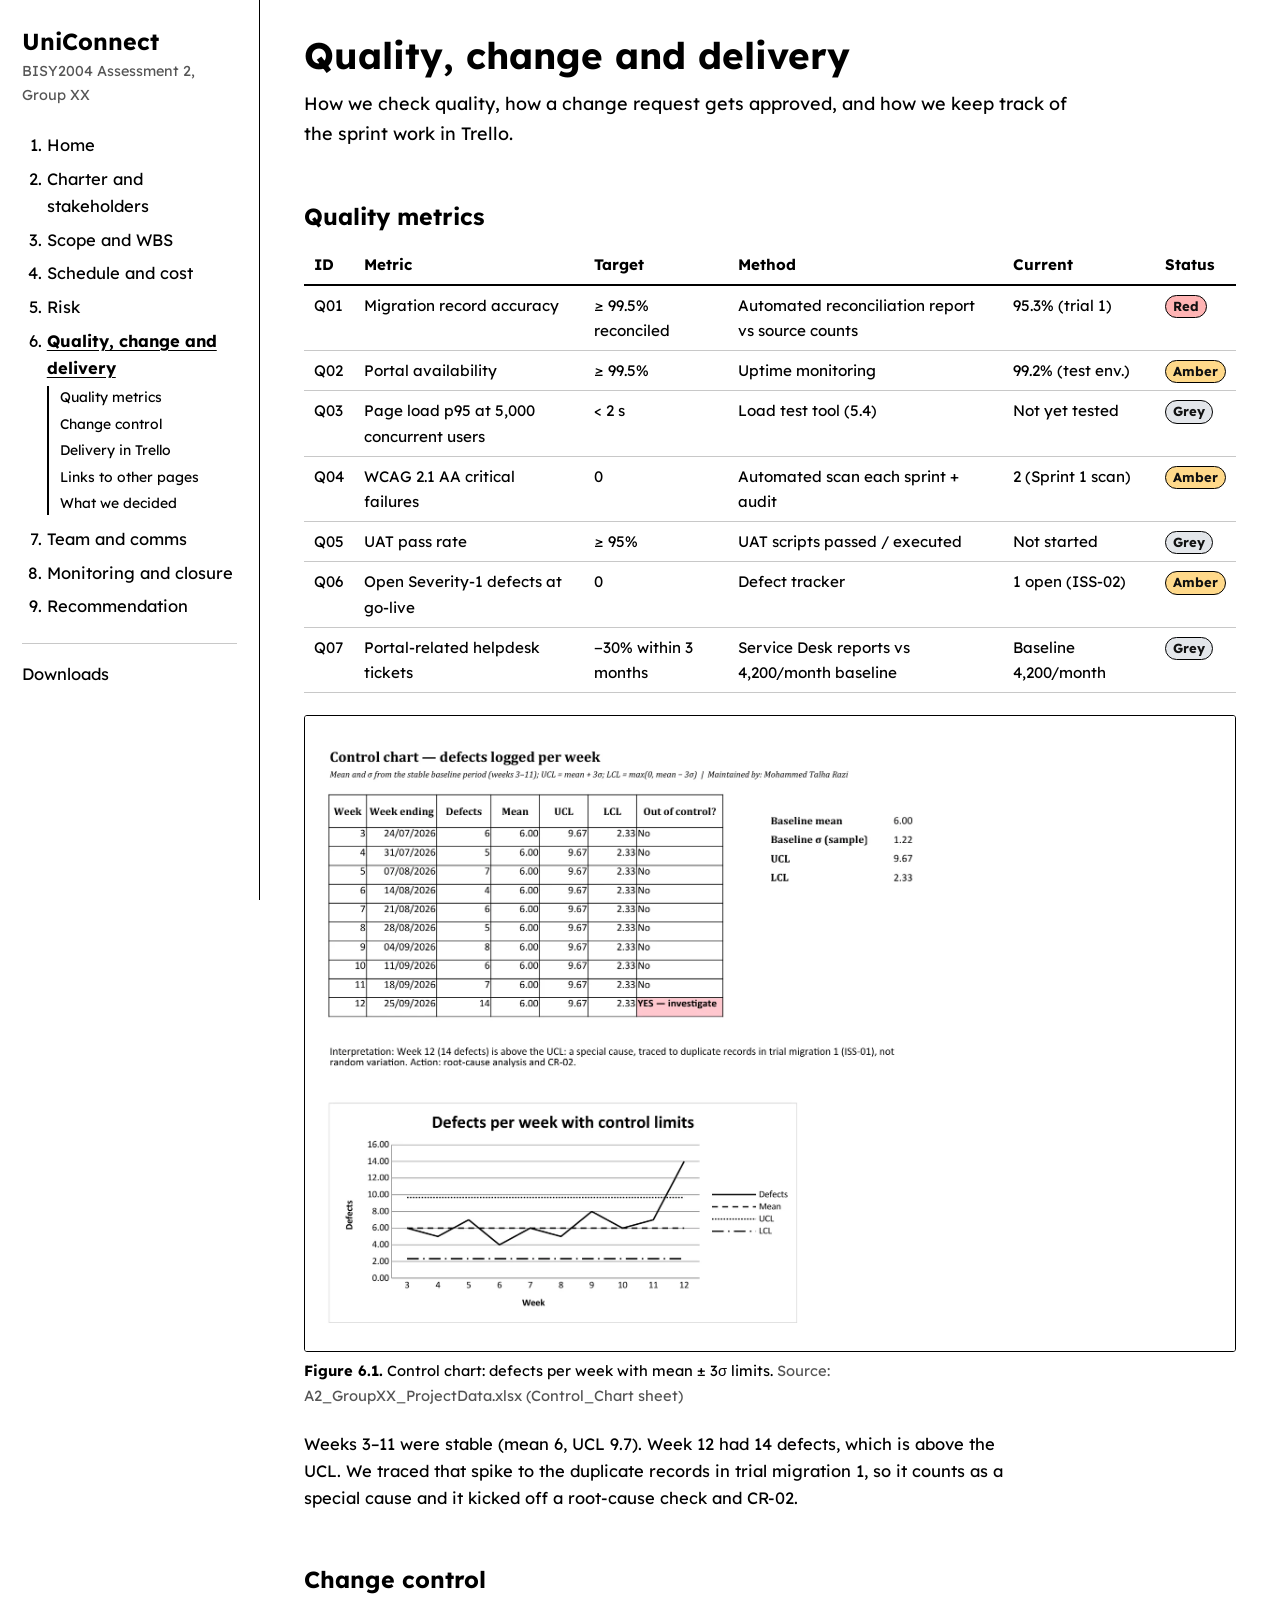
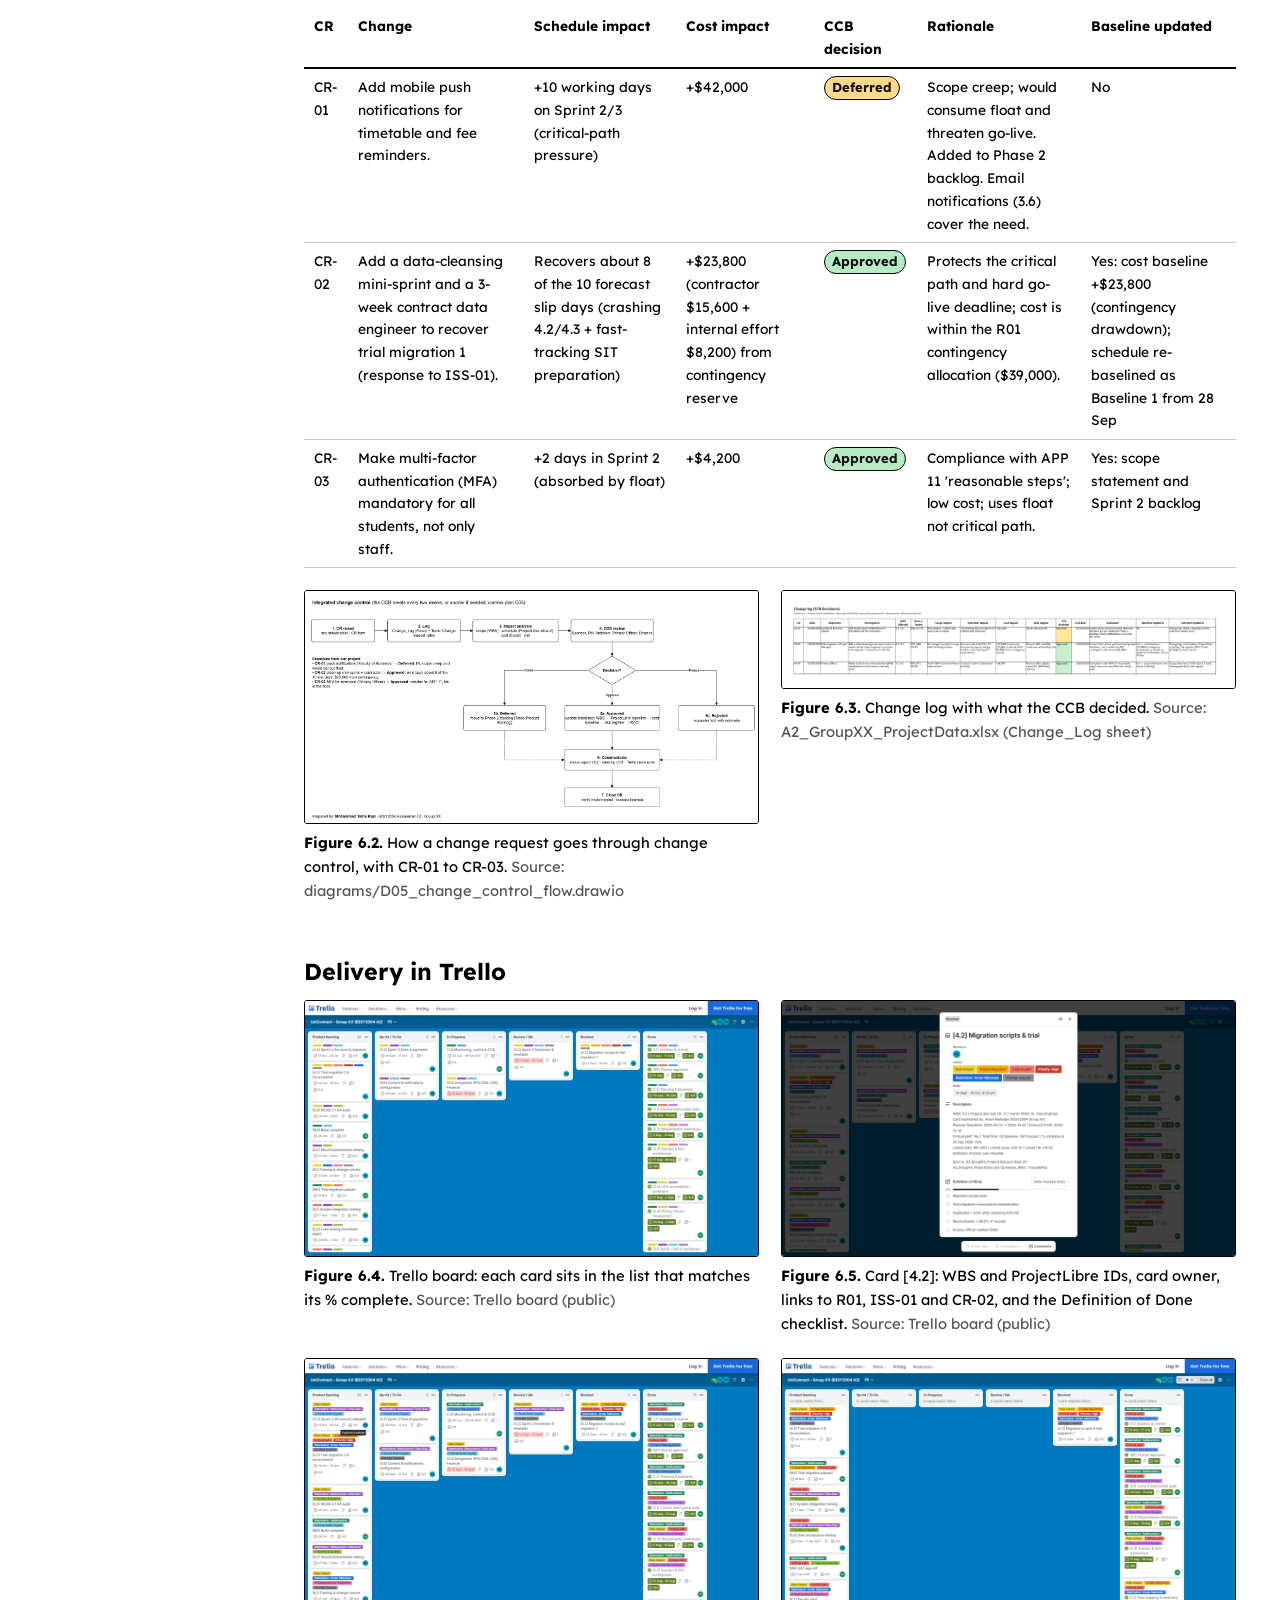
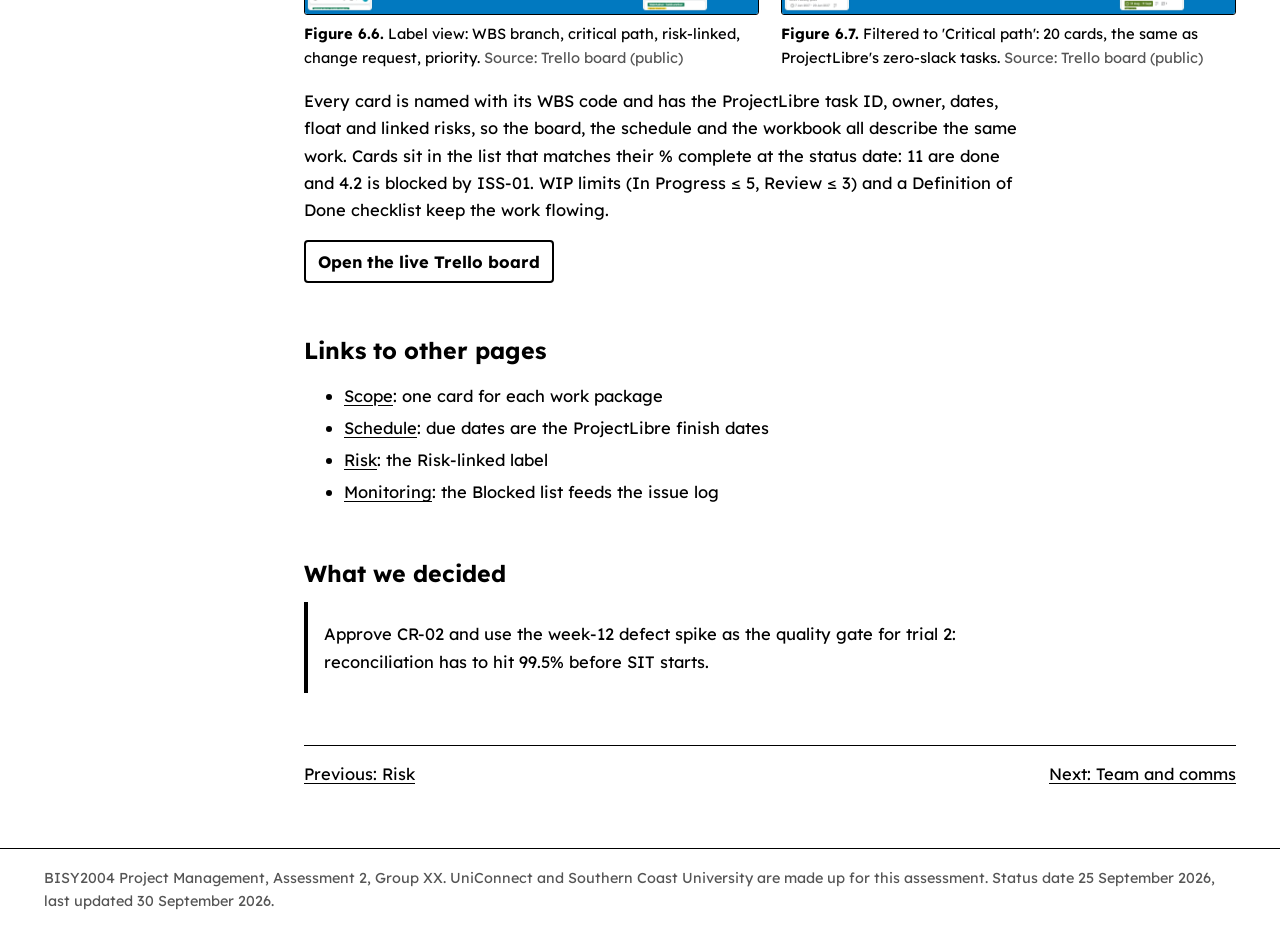
<file: quality.html>
<!doctype html>
<html lang="en-AU"><head><meta charset="utf-8"><meta name="viewport" content="width=device-width,initial-scale=1">
<title>Quality, change and delivery | UniConnect | BISY2004 Group XX</title>
<meta name="description" content="UniConnect student portal consolidation. BISY2004 Assessment 2 group project website (fictional scenario).">
<link rel="preconnect" href="https://fonts.googleapis.com"><link rel="preconnect" href="https://fonts.gstatic.com" crossorigin>
<link href="https://fonts.googleapis.com/css2?family=Lexend:wght@400;600;700&display=swap" rel="stylesheet">
<link rel="stylesheet" href="assets/site.css"></head><body>
<a class="skip" href="#main">Skip to content</a>
<div class="layout">
<aside class="side"><a class="site-name" href="index.html">UniConnect</a><p class="site-sub">BISY2004 Assessment 2, Group XX</p>
<nav aria-label="Main"><ol><li><a href="index.html">Home</a>
</li><li><a href="charter.html">Charter and stakeholders</a>
</li><li><a href="scope.html">Scope and WBS</a>
</li><li><a href="schedule.html">Schedule and cost</a>
</li><li><a href="risk.html">Risk</a>
</li><li><a href="quality.html" aria-current="page">Quality, change and delivery</a>
<ol class="sub"><li><a href="#quality-metrics">Quality metrics</a></li><li><a href="#change">Change control</a></li><li><a href="#trello">Delivery in Trello</a></li><li><a href="#links">Links to other pages</a></li><li><a href="#decision">What we decided</a></li></ol></li><li><a href="team.html">Team and comms</a>
</li><li><a href="monitoring.html">Monitoring and closure</a>
</li><li><a href="recommendation.html">Recommendation</a>
</li></ol>
<a class="extra" href="downloads.html">Downloads</a></nav></aside>
<main id="main"><h1>Quality, change and delivery</h1>
<p class="intro"><span class="prose">How we check quality, how a change request gets approved, and how we keep track of the sprint work in Trello.</span></p>
<section id="quality-metrics"><h2>Quality metrics</h2><div class="tbl"><table class=""><thead><tr><th scope='col'>ID</th><th scope='col'>Metric</th><th scope='col'>Target</th><th scope='col'>Method</th><th scope='col'>Current</th><th scope='col'>Status</th></tr></thead><tbody><tr><td>Q01</td><td>Migration record accuracy</td><td>≥ 99.5% reconciled</td><td>Automated reconciliation report vs source counts</td><td>95.3% (trial 1)</td><td><span class="rag rag-red">Red</span></td></tr><tr><td>Q02</td><td>Portal availability</td><td>≥ 99.5%</td><td>Uptime monitoring</td><td>99.2% (test env.)</td><td><span class="rag rag-amber">Amber</span></td></tr><tr><td>Q03</td><td>Page load p95 at 5,000 concurrent users</td><td>&lt; 2 s</td><td>Load test tool (5.4)</td><td>Not yet tested</td><td><span class="rag rag-grey">Grey</span></td></tr><tr><td>Q04</td><td>WCAG 2.1 AA critical failures</td><td>0</td><td>Automated scan each sprint + audit</td><td>2 (Sprint 1 scan)</td><td><span class="rag rag-amber">Amber</span></td></tr><tr><td>Q05</td><td>UAT pass rate</td><td>≥ 95%</td><td>UAT scripts passed / executed</td><td>Not started</td><td><span class="rag rag-grey">Grey</span></td></tr><tr><td>Q06</td><td>Open Severity-1 defects at go-live</td><td>0</td><td>Defect tracker</td><td>1 open (ISS-02)</td><td><span class="rag rag-amber">Amber</span></td></tr><tr><td>Q07</td><td>Portal-related helpdesk tickets</td><td>−30% within 3 months</td><td>Service Desk reports vs 4,200/month baseline</td><td>Baseline 4,200/month</td><td><span class="rag rag-grey">Grey</span></td></tr></tbody></table></div><figure id="fig6-1"><a class="zoom" href="assets/img/fig6_1.webp" aria-label="Enlarge Figure 6.1"><img src="assets/img/fig6_1.webp" width="1988" height="1359" loading="lazy" alt="Figure 6.1: Control chart: defects per week with mean ± 3σ limits (Excel/LibreOffice screenshot/export)"></a><figcaption><b>Figure 6.1.</b> Control chart: defects per week with mean ± 3σ limits. <span class="src">Source: A2_GroupXX_ProjectData.xlsx (Control_Chart sheet)</span></figcaption></figure><div class="prose"><p>Weeks 3–11 were stable (mean 6, UCL 9.7). Week 12 had 14 defects, which is above the UCL. We traced that spike to the duplicate records in trial migration 1, so it counts as a special cause and it kicked off a root-cause check and CR-02.</p></div></section>
<section id="change"><h2>Change control</h2><div class="tbl"><table class="small"><thead><tr><th scope='col'>CR</th><th scope='col'>Change</th><th scope='col'>Schedule impact</th><th scope='col'>Cost impact</th><th scope='col'>CCB decision</th><th scope='col'>Rationale</th><th scope='col'>Baseline updated</th></tr></thead><tbody><tr><td>CR-01</td><td>Add mobile push notifications for timetable and fee reminders.</td><td>+10 working days on Sprint 2/3 (critical-path pressure)</td><td>+$42,000</td><td><span class="rag rag-amber">Deferred</span></td><td>Scope creep; would consume float and threaten go-live. Added to Phase 2 backlog. Email notifications (3.6) cover the need.</td><td>No</td></tr><tr><td>CR-02</td><td>Add a data-cleansing mini-sprint and a 3-week contract data engineer to recover trial migration 1 (response to ISS-01).</td><td>Recovers about 8 of the 10 forecast slip days (crashing 4.2/4.3 + fast-tracking SIT preparation)</td><td>+$23,800 (contractor $15,600 + internal effort $8,200) from contingency reserve</td><td><span class="rag rag-green">Approved</span></td><td>Protects the critical path and hard go-live deadline; cost is within the R01 contingency allocation ($39,000).</td><td>Yes: cost baseline +$23,800 (contingency drawdown); schedule re-baselined as Baseline 1 from 28 Sep</td></tr><tr><td>CR-03</td><td>Make multi-factor authentication (MFA) mandatory for all students, not only staff.</td><td>+2 days in Sprint 2 (absorbed by float)</td><td>+$4,200</td><td><span class="rag rag-green">Approved</span></td><td>Compliance with APP 11 &#x27;reasonable steps&#x27;; low cost; uses float not critical path.</td><td>Yes: scope statement and Sprint 2 backlog</td></tr></tbody></table></div><div class="figs"><figure id="fig6-2"><a class="zoom" href="assets/img/fig6_2.webp" aria-label="Enlarge Figure 6.2"><img src="assets/img/fig6_2.webp" width="2865" height="1462" loading="lazy" alt="Figure 6.2: How a change request goes through change control, with CR-01 to CR-03 (diagrams.net screenshot/export)"></a><figcaption><b>Figure 6.2.</b> How a change request goes through change control, with CR-01 to CR-03. <span class="src">Source: diagrams/D05_change_control_flow.drawio</span></figcaption></figure><figure id="fig6-3"><a class="zoom" href="assets/img/fig6_3.webp" aria-label="Enlarge Figure 6.3"><img src="assets/img/fig6_3.webp" width="1988" height="423" loading="lazy" alt="Figure 6.3: Change log with what the CCB decided (Excel/LibreOffice screenshot/export)"></a><figcaption><b>Figure 6.3.</b> Change log with what the CCB decided. <span class="src">Source: A2_GroupXX_ProjectData.xlsx (Change_Log sheet)</span></figcaption></figure></div></section>
<section id="trello"><h2>Delivery in Trello</h2><div class="figs"><figure id="fig6-4"><a class="zoom" href="assets/img/fig6_4.webp" aria-label="Enlarge Figure 6.4"><img src="assets/img/fig6_4.webp" width="1920" height="1080" loading="lazy" alt="Figure 6.4: Trello board: each card sits in the list that matches its % complete (Trello screenshot/export)"></a><figcaption><b>Figure 6.4.</b> Trello board: each card sits in the list that matches its % complete. <span class="src">Source: Trello board (public)</span></figcaption></figure><figure id="fig6-5"><a class="zoom" href="assets/img/fig6_5.webp" aria-label="Enlarge Figure 6.5"><img src="assets/img/fig6_5.webp" width="1920" height="1080" loading="lazy" alt="Figure 6.5: Card [4.2]: WBS and ProjectLibre IDs, card owner, links to R01, ISS-01 and CR-02, and the Definition of Done checklist (Trello screenshot/export)"></a><figcaption><b>Figure 6.5.</b> Card [4.2]: WBS and ProjectLibre IDs, card owner, links to R01, ISS-01 and CR-02, and the Definition of Done checklist. <span class="src">Source: Trello board (public)</span></figcaption></figure><figure id="fig6-6"><a class="zoom" href="assets/img/fig6_6.webp" aria-label="Enlarge Figure 6.6"><img src="assets/img/fig6_6.webp" width="1920" height="1080" loading="lazy" alt="Figure 6.6: Label view: WBS branch, critical path, risk-linked, change request, priority (Trello screenshot/export)"></a><figcaption><b>Figure 6.6.</b> Label view: WBS branch, critical path, risk-linked, change request, priority. <span class="src">Source: Trello board (public)</span></figcaption></figure><figure id="fig6-7"><a class="zoom" href="assets/img/fig6_7.webp" aria-label="Enlarge Figure 6.7"><img src="assets/img/fig6_7.webp" width="1920" height="1080" loading="lazy" alt="Figure 6.7: Filtered to &#x27;Critical path&#x27;: 20 cards, the same as ProjectLibre&#x27;s zero-slack tasks (Trello screenshot/export)"></a><figcaption><b>Figure 6.7.</b> Filtered to &#x27;Critical path&#x27;: 20 cards, the same as ProjectLibre&#x27;s zero-slack tasks. <span class="src">Source: Trello board (public)</span></figcaption></figure></div><div class="prose"><p>Every card is named with its WBS code and has the ProjectLibre task ID, owner, dates, float and linked risks, so the board, the schedule and the workbook all describe the same work. Cards sit in the list that matches their % complete at the status date: 11 are done and 4.2 is blocked by ISS-01. WIP limits (In Progress ≤ 5, Review ≤ 3) and a Definition of Done checklist keep the work flowing.</p></div><p><a class="btn" href="https://trello.com/b/wA8IAtGr/uniconnect-group-xx-bisy2004-a2">Open the live Trello board</a></p></section>
<section id="links"><h2>Links to other pages</h2><ul class="links"><li><a href="scope.html">Scope</a>: one card for each work package</li><li><a href="schedule.html">Schedule</a>: due dates are the ProjectLibre finish dates</li><li><a href="risk.html">Risk</a>: the Risk-linked label</li><li><a href="monitoring.html">Monitoring</a>: the Blocked list feeds the issue log</li></ul></section>
<section id="decision"><h2>What we decided</h2><div class="decision prose"><p>Approve CR-02 and use the week-12 defect spike as the quality gate for trial 2: reconciliation has to hit 99.5% before SIT starts.</p></div></section>
<nav class="pager" aria-label="Previous and next page"><a href="risk.html">Previous: Risk</a><a href="team.html">Next: Team and comms</a></nav></main>
</div>
<footer>BISY2004 Project Management, Assessment 2, Group XX. UniConnect and Southern Coast University are made up for this assessment. Status date 25 September 2026, last updated 30 September 2026.</footer>
<div id="lb" role="dialog" aria-label="Enlarged figure"><button aria-label="Close">×</button><img alt=""></div>
<script src="assets/site.js"></script></body></html>
</file>
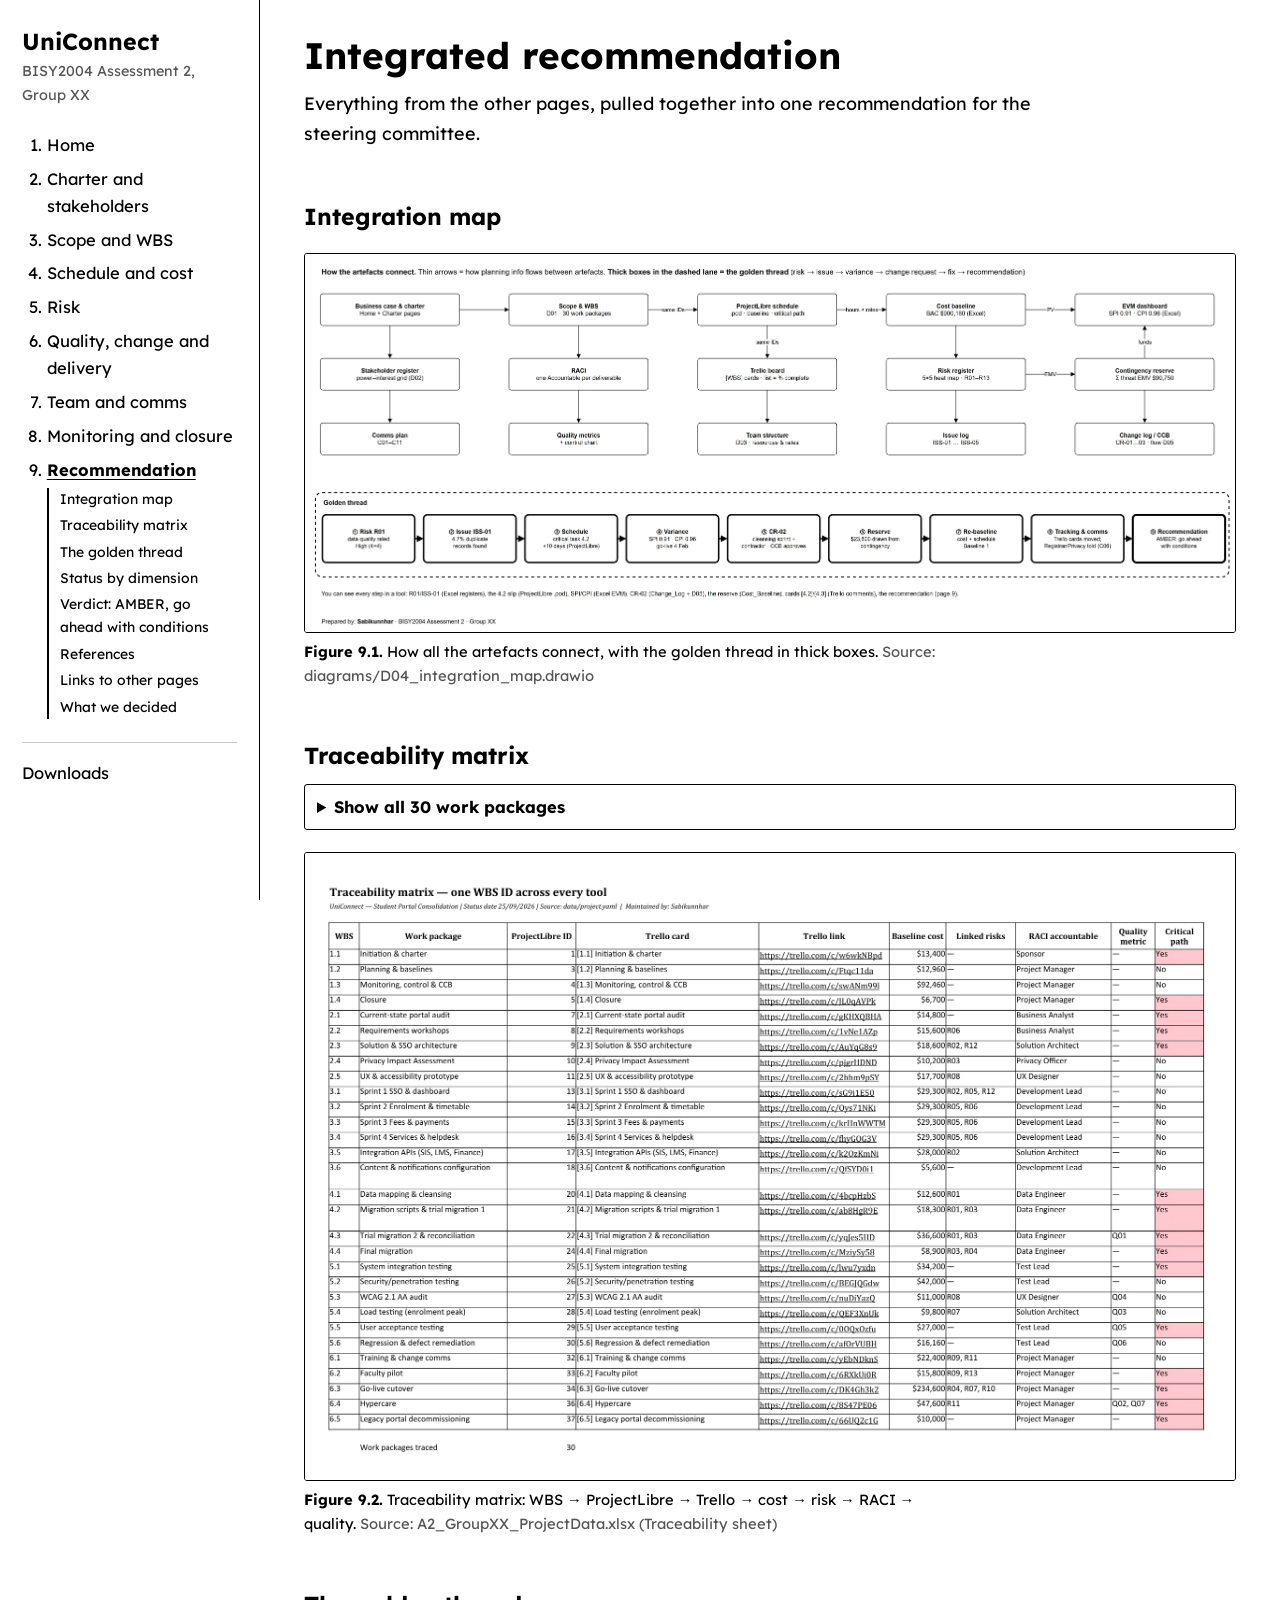
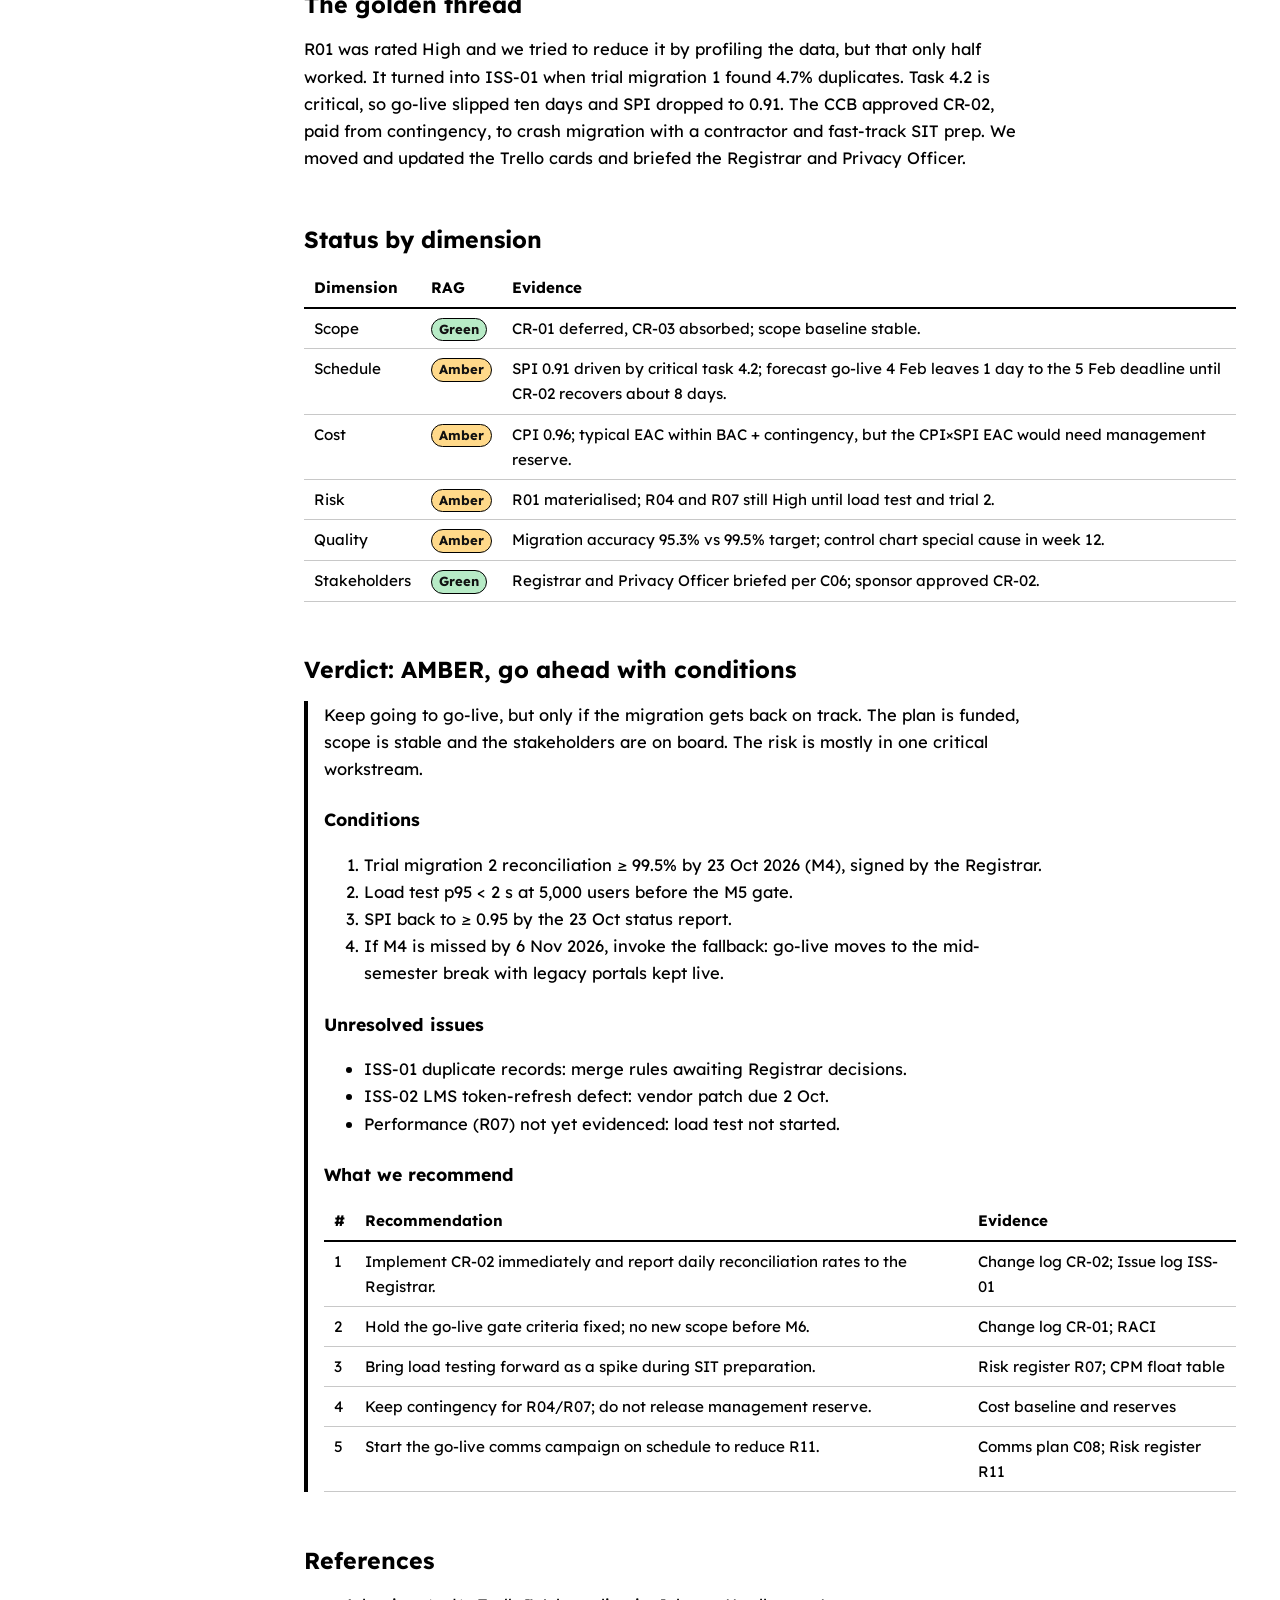
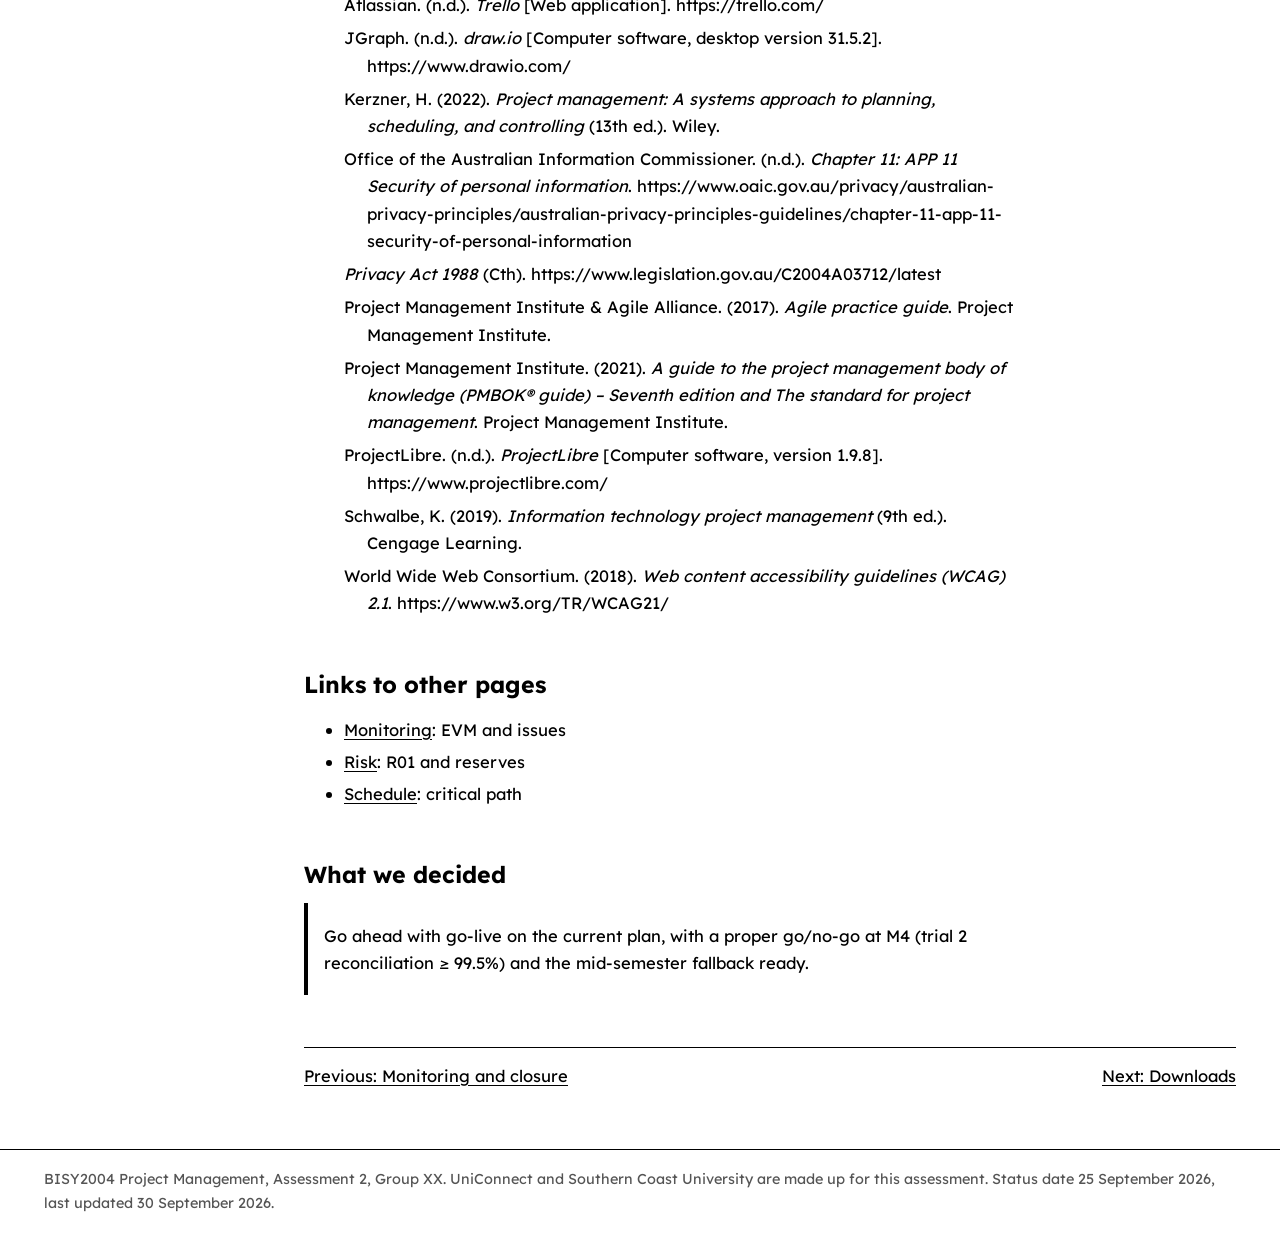
<file: recommendation.html>
<!doctype html>
<html lang="en-AU"><head><meta charset="utf-8"><meta name="viewport" content="width=device-width,initial-scale=1">
<title>Integrated recommendation | UniConnect | BISY2004 Group XX</title>
<meta name="description" content="UniConnect student portal consolidation. BISY2004 Assessment 2 group project website (fictional scenario).">
<link rel="preconnect" href="https://fonts.googleapis.com"><link rel="preconnect" href="https://fonts.gstatic.com" crossorigin>
<link href="https://fonts.googleapis.com/css2?family=Lexend:wght@400;600;700&display=swap" rel="stylesheet">
<link rel="stylesheet" href="assets/site.css"></head><body>
<a class="skip" href="#main">Skip to content</a>
<div class="layout">
<aside class="side"><a class="site-name" href="index.html">UniConnect</a><p class="site-sub">BISY2004 Assessment 2, Group XX</p>
<nav aria-label="Main"><ol><li><a href="index.html">Home</a>
</li><li><a href="charter.html">Charter and stakeholders</a>
</li><li><a href="scope.html">Scope and WBS</a>
</li><li><a href="schedule.html">Schedule and cost</a>
</li><li><a href="risk.html">Risk</a>
</li><li><a href="quality.html">Quality, change and delivery</a>
</li><li><a href="team.html">Team and comms</a>
</li><li><a href="monitoring.html">Monitoring and closure</a>
</li><li><a href="recommendation.html" aria-current="page">Recommendation</a>
<ol class="sub"><li><a href="#integration-map">Integration map</a></li><li><a href="#traceability-matrix">Traceability matrix</a></li><li><a href="#the-golden-thread">The golden thread</a></li><li><a href="#status-by-dimension">Status by dimension</a></li><li><a href="#verdict-amber-go-ahead-with-conditions">Verdict: AMBER, go ahead with conditions</a></li><li><a href="#references">References</a></li><li><a href="#links">Links to other pages</a></li><li><a href="#decision">What we decided</a></li></ol></li></ol>
<a class="extra" href="downloads.html">Downloads</a></nav></aside>
<main id="main"><h1>Integrated recommendation</h1>
<p class="intro"><span class="prose">Everything from the other pages, pulled together into one recommendation for the steering committee.</span></p>
<section id="integration-map"><h2>Integration map</h2><figure id="fig9-1"><a class="zoom" href="assets/img/fig9_1.webp" aria-label="Enlarge Figure 9.1"><img src="assets/img/fig9_1.webp" width="3746" height="1522" loading="lazy" alt="Figure 9.1: How all the artefacts connect, with the golden thread in thick boxes (diagrams.net screenshot/export)"></a><figcaption><b>Figure 9.1.</b> How all the artefacts connect, with the golden thread in thick boxes. <span class="src">Source: diagrams/D04_integration_map.drawio</span></figcaption></figure></section>
<section id="traceability-matrix"><h2>Traceability matrix</h2><details><summary>Show all 30 work packages</summary><div class="tbl"><table class="small"><thead><tr><th scope='col'>WBS</th><th scope='col'>Work package</th><th scope='col'>ProjectLibre ID</th><th scope='col'>Trello</th><th scope='col'>List</th><th scope='col'>Cost</th><th scope='col'>Risks</th><th scope='col'>Accountable</th><th scope='col'>Quality</th><th scope='col'>Critical</th></tr></thead><tbody><tr><td><b>1.1</b></td><td>Initiation &amp; charter</td><td>1</td><td><a href="https://trello.com/c/w6wkNBpd">[1.1] card</a></td><td>Done</td><td>$13,400</td><td>, </td><td>Sponsor</td><td>, </td><td><span class="rag rag-red">Yes</span></td></tr><tr><td><b>1.2</b></td><td>Planning &amp; baselines</td><td>3</td><td><a href="https://trello.com/c/Ftqc11da">[1.2] card</a></td><td>Done</td><td>$12,960</td><td>, </td><td>Project Manager</td><td>, </td><td>No</td></tr><tr><td><b>1.3</b></td><td>Monitoring, control &amp; CCB</td><td>4</td><td><a href="https://trello.com/c/swANm99l">[1.3] card</a></td><td>In Progress</td><td>$92,460</td><td>, </td><td>Project Manager</td><td>, </td><td>No</td></tr><tr><td><b>1.4</b></td><td>Closure</td><td>5</td><td><a href="https://trello.com/c/JL0qAVPk">[1.4] card</a></td><td>Product Backlog</td><td>$6,700</td><td>, </td><td>Project Manager</td><td>, </td><td><span class="rag rag-red">Yes</span></td></tr><tr><td><b>2.1</b></td><td>Current-state portal audit</td><td>7</td><td><a href="https://trello.com/c/gKHXQBHA">[2.1] card</a></td><td>Done</td><td>$14,800</td><td>, </td><td>Business Analyst</td><td>, </td><td><span class="rag rag-red">Yes</span></td></tr><tr><td><b>2.2</b></td><td>Requirements workshops</td><td>8</td><td><a href="https://trello.com/c/1vNe1AZp">[2.2] card</a></td><td>Done</td><td>$15,600</td><td>R06</td><td>Business Analyst</td><td>, </td><td><span class="rag rag-red">Yes</span></td></tr><tr><td><b>2.3</b></td><td>Solution &amp; SSO architecture</td><td>9</td><td><a href="https://trello.com/c/AuYqG8s9">[2.3] card</a></td><td>Done</td><td>$18,600</td><td>R02, R12</td><td>Solution Architect</td><td>, </td><td><span class="rag rag-red">Yes</span></td></tr><tr><td><b>2.4</b></td><td>Privacy Impact Assessment</td><td>10</td><td><a href="https://trello.com/c/pjgrHDND">[2.4] card</a></td><td>Done</td><td>$10,200</td><td>R03</td><td>Privacy Officer</td><td>, </td><td>No</td></tr><tr><td><b>2.5</b></td><td>UX &amp; accessibility prototype</td><td>11</td><td><a href="https://trello.com/c/2hhm9pSY">[2.5] card</a></td><td>Done</td><td>$17,700</td><td>R08</td><td>UX Designer</td><td>, </td><td>No</td></tr><tr><td><b>3.1</b></td><td>Sprint 1 SSO &amp; dashboard</td><td>13</td><td><a href="https://trello.com/c/sG9i1E50">[3.1] card</a></td><td>Done</td><td>$29,300</td><td>R02, R05, R12</td><td>Development Lead</td><td>, </td><td>No</td></tr><tr><td><b>3.2</b></td><td>Sprint 2 Enrolment &amp; timetable</td><td>14</td><td><a href="https://trello.com/c/Oys71NKi">[3.2] card</a></td><td>Review / QA</td><td>$29,300</td><td>R05, R06</td><td>Development Lead</td><td>, </td><td>No</td></tr><tr><td><b>3.3</b></td><td>Sprint 3 Fees &amp; payments</td><td>15</td><td><a href="https://trello.com/c/krHnWWTM">[3.3] card</a></td><td>Sprint / To Do</td><td>$29,300</td><td>R05, R06</td><td>Development Lead</td><td>, </td><td>No</td></tr><tr><td><b>3.4</b></td><td>Sprint 4 Services &amp; helpdesk</td><td>16</td><td><a href="https://trello.com/c/fhyGOG3V">[3.4] card</a></td><td>Product Backlog</td><td>$29,300</td><td>R05, R06</td><td>Development Lead</td><td>, </td><td>No</td></tr><tr><td><b>3.5</b></td><td>Integration APIs (SIS, LMS, Finance)</td><td>17</td><td><a href="https://trello.com/c/k2OzKmNi">[3.5] card</a></td><td>In Progress</td><td>$28,000</td><td>R02</td><td>Solution Architect</td><td>, </td><td>No</td></tr><tr><td><b>3.6</b></td><td>Content &amp; notifications configuration</td><td>18</td><td><a href="https://trello.com/c/QfSYD0i1">[3.6] card</a></td><td>Sprint / To Do</td><td>$5,600</td><td>, </td><td>Development Lead</td><td>, </td><td>No</td></tr><tr><td><b>4.1</b></td><td>Data mapping &amp; cleansing</td><td>20</td><td><a href="https://trello.com/c/4bcpHzbS">[4.1] card</a></td><td>Done</td><td>$12,600</td><td>R01</td><td>Data Engineer</td><td>, </td><td><span class="rag rag-red">Yes</span></td></tr><tr><td><b>4.2</b></td><td>Migration scripts &amp; trial migration 1</td><td>21</td><td><a href="https://trello.com/c/ab8HgR9E">[4.2] card</a></td><td>Blocked</td><td>$18,300</td><td>R01, R03</td><td>Data Engineer</td><td>, </td><td><span class="rag rag-red">Yes</span></td></tr><tr><td><b>4.3</b></td><td>Trial migration 2 &amp; reconciliation</td><td>22</td><td><a href="https://trello.com/c/yqJes5HD">[4.3] card</a></td><td>Product Backlog</td><td>$36,600</td><td>R01, R03</td><td>Data Engineer</td><td>Q01</td><td><span class="rag rag-red">Yes</span></td></tr><tr><td><b>4.4</b></td><td>Final migration</td><td>24</td><td><a href="https://trello.com/c/MziySy58">[4.4] card</a></td><td>Product Backlog</td><td>$8,900</td><td>R03, R04</td><td>Data Engineer</td><td>, </td><td><span class="rag rag-red">Yes</span></td></tr><tr><td><b>5.1</b></td><td>System integration testing</td><td>25</td><td><a href="https://trello.com/c/lwu7yxdn">[5.1] card</a></td><td>Product Backlog</td><td>$34,200</td><td>, </td><td>Test Lead</td><td>, </td><td><span class="rag rag-red">Yes</span></td></tr><tr><td><b>5.2</b></td><td>Security/penetration testing</td><td>26</td><td><a href="https://trello.com/c/BEGJQGdw">[5.2] card</a></td><td>Product Backlog</td><td>$42,000</td><td>, </td><td>Test Lead</td><td>, </td><td>No</td></tr><tr><td><b>5.3</b></td><td>WCAG 2.1 AA audit</td><td>27</td><td><a href="https://trello.com/c/nuDiYazQ">[5.3] card</a></td><td>Product Backlog</td><td>$11,000</td><td>R08</td><td>UX Designer</td><td>Q04</td><td>No</td></tr><tr><td><b>5.4</b></td><td>Load testing (enrolment peak)</td><td>28</td><td><a href="https://trello.com/c/QEF3XnUk">[5.4] card</a></td><td>Product Backlog</td><td>$9,800</td><td>R07</td><td>Solution Architect</td><td>Q03</td><td>No</td></tr><tr><td><b>5.5</b></td><td>User acceptance testing</td><td>29</td><td><a href="https://trello.com/c/0OQxOzfu">[5.5] card</a></td><td>Product Backlog</td><td>$27,000</td><td>, </td><td>Test Lead</td><td>Q05</td><td><span class="rag rag-red">Yes</span></td></tr><tr><td><b>5.6</b></td><td>Regression &amp; defect remediation</td><td>30</td><td><a href="https://trello.com/c/afOrVUBH">[5.6] card</a></td><td>Product Backlog</td><td>$16,160</td><td>, </td><td>Test Lead</td><td>Q06</td><td>No</td></tr><tr><td><b>6.1</b></td><td>Training &amp; change comms</td><td>32</td><td><a href="https://trello.com/c/yEbNDknS">[6.1] card</a></td><td>Product Backlog</td><td>$22,400</td><td>R09, R11</td><td>Project Manager</td><td>, </td><td>No</td></tr><tr><td><b>6.2</b></td><td>Faculty pilot</td><td>33</td><td><a href="https://trello.com/c/6RXkUi0R">[6.2] card</a></td><td>Product Backlog</td><td>$15,800</td><td>R09, R13</td><td>Project Manager</td><td>, </td><td><span class="rag rag-red">Yes</span></td></tr><tr><td><b>6.3</b></td><td>Go-live cutover</td><td>34</td><td><a href="https://trello.com/c/DK4Gh3k2">[6.3] card</a></td><td>Product Backlog</td><td>$234,600</td><td>R04, R07, R10</td><td>Project Manager</td><td>, </td><td><span class="rag rag-red">Yes</span></td></tr><tr><td><b>6.4</b></td><td>Hypercare</td><td>36</td><td><a href="https://trello.com/c/8S47PE06">[6.4] card</a></td><td>Product Backlog</td><td>$47,600</td><td>R11</td><td>Project Manager</td><td>Q02, Q07</td><td><span class="rag rag-red">Yes</span></td></tr><tr><td><b>6.5</b></td><td>Legacy portal decommissioning</td><td>37</td><td><a href="https://trello.com/c/66UQ2c1G">[6.5] card</a></td><td>Product Backlog</td><td>$10,000</td><td>, </td><td>Project Manager</td><td>, </td><td><span class="rag rag-red">Yes</span></td></tr></tbody></table></div></details><figure id="fig9-2"><a class="zoom" href="assets/img/fig9_2.webp" aria-label="Enlarge Figure 9.2"><img src="assets/img/fig9_2.webp" width="1988" height="1341" loading="lazy" alt="Figure 9.2: Traceability matrix: WBS → ProjectLibre → Trello → cost → risk → RACI → quality (Excel/LibreOffice screenshot/export)"></a><figcaption><b>Figure 9.2.</b> Traceability matrix: WBS → ProjectLibre → Trello → cost → risk → RACI → quality. <span class="src">Source: A2_GroupXX_ProjectData.xlsx (Traceability sheet)</span></figcaption></figure></section>
<section id="the-golden-thread"><h2>The golden thread</h2><div class="prose"><p>R01 was rated High and we tried to reduce it by profiling the data, but that only half worked. It turned into ISS-01 when trial migration 1 found 4.7% duplicates. Task 4.2 is critical, so go-live slipped ten days and SPI dropped to 0.91. The CCB approved CR-02, paid from contingency, to crash migration with a contractor and fast-track SIT prep. We moved and updated the Trello cards and briefed the Registrar and Privacy Officer.</p></div></section>
<section id="status-by-dimension"><h2>Status by dimension</h2><div class="tbl"><table class=""><thead><tr><th scope='col'>Dimension</th><th scope='col'>RAG</th><th scope='col'>Evidence</th></tr></thead><tbody><tr><td>Scope</td><td><span class="rag rag-green">Green</span></td><td>CR-01 deferred, CR-03 absorbed; scope baseline stable.</td></tr><tr><td>Schedule</td><td><span class="rag rag-amber">Amber</span></td><td>SPI 0.91 driven by critical task 4.2; forecast go-live 4 Feb leaves 1 day to the 5 Feb deadline until CR-02 recovers about 8 days.</td></tr><tr><td>Cost</td><td><span class="rag rag-amber">Amber</span></td><td>CPI 0.96; typical EAC within BAC + contingency, but the CPI×SPI EAC would need management reserve.</td></tr><tr><td>Risk</td><td><span class="rag rag-amber">Amber</span></td><td>R01 materialised; R04 and R07 still High until load test and trial 2.</td></tr><tr><td>Quality</td><td><span class="rag rag-amber">Amber</span></td><td>Migration accuracy 95.3% vs 99.5% target; control chart special cause in week 12.</td></tr><tr><td>Stakeholders</td><td><span class="rag rag-green">Green</span></td><td>Registrar and Privacy Officer briefed per C06; sponsor approved CR-02.</td></tr></tbody></table></div></section>
<section id="verdict-amber-go-ahead-with-conditions"><h2>Verdict: AMBER, go ahead with conditions</h2><div class="verdict"><div class="prose"><p>Keep going to go-live, but only if the migration gets back on track. The plan is funded, scope is stable and the stakeholders are on board. The risk is mostly in one critical workstream.</p></div><h3>Conditions</h3><ol><li>Trial migration 2 reconciliation ≥ 99.5% by 23 Oct 2026 (M4), signed by the Registrar.</li><li>Load test p95 &lt; 2 s at 5,000 users before the M5 gate.</li><li>SPI back to ≥ 0.95 by the 23 Oct status report.</li><li>If M4 is missed by 6 Nov 2026, invoke the fallback: go-live moves to the mid-semester break with legacy portals kept live.</li></ol><h3>Unresolved issues</h3><ul><li>ISS-01 duplicate records: merge rules awaiting Registrar decisions.</li><li>ISS-02 LMS token-refresh defect: vendor patch due 2 Oct.</li><li>Performance (R07) not yet evidenced: load test not started.</li></ul><h3>What we recommend</h3><div class="tbl"><table class=""><thead><tr><th scope='col'>#</th><th scope='col'>Recommendation</th><th scope='col'>Evidence</th></tr></thead><tbody><tr><td>1</td><td>Implement CR-02 immediately and report daily reconciliation rates to the Registrar.</td><td>Change log CR-02; Issue log ISS-01</td></tr><tr><td>2</td><td>Hold the go-live gate criteria fixed; no new scope before M6.</td><td>Change log CR-01; RACI</td></tr><tr><td>3</td><td>Bring load testing forward as a spike during SIT preparation.</td><td>Risk register R07; CPM float table</td></tr><tr><td>4</td><td>Keep contingency for R04/R07; do not release management reserve.</td><td>Cost baseline and reserves</td></tr><tr><td>5</td><td>Start the go-live comms campaign on schedule to reduce R11.</td><td>Comms plan C08; Risk register R11</td></tr></tbody></table></div></div></section>
<section id="references"><h2>References</h2><ul class='refs'><li>Atlassian. (n.d.). <i>Trello</i> [Web application]. https://trello.com/</li><li>JGraph. (n.d.). <i>draw.io</i> [Computer software, desktop version 31.5.2]. https://www.drawio.com/</li><li>Kerzner, H. (2022). <i>Project management: A systems approach to planning, scheduling, and controlling</i> (13th ed.). Wiley.</li><li>Office of the Australian Information Commissioner. (n.d.). <i>Chapter 11: APP 11 Security of personal information</i>. https://www.oaic.gov.au/privacy/australian-privacy-principles/australian-privacy-principles-guidelines/chapter-11-app-11-security-of-personal-information</li><li><i>Privacy Act 1988</i> (Cth). https://www.legislation.gov.au/C2004A03712/latest</li><li>Project Management Institute & Agile Alliance. (2017). <i>Agile practice guide</i>. Project Management Institute.</li><li>Project Management Institute. (2021). <i>A guide to the project management body of knowledge (PMBOK® guide) – Seventh edition and The standard for project management</i>. Project Management Institute.</li><li>ProjectLibre. (n.d.). <i>ProjectLibre</i> [Computer software, version 1.9.8]. https://www.projectlibre.com/</li><li>Schwalbe, K. (2019). <i>Information technology project management</i> (9th ed.). Cengage Learning.</li><li>World Wide Web Consortium. (2018). <i>Web content accessibility guidelines (WCAG) 2.1</i>. https://www.w3.org/TR/WCAG21/</li></ul></section>
<section id="links"><h2>Links to other pages</h2><ul class="links"><li><a href="monitoring.html">Monitoring</a>: EVM and issues</li><li><a href="risk.html">Risk</a>: R01 and reserves</li><li><a href="schedule.html">Schedule</a>: critical path</li></ul></section>
<section id="decision"><h2>What we decided</h2><div class="decision prose"><p>Go ahead with go-live on the current plan, with a proper go/no-go at M4 (trial 2 reconciliation ≥ 99.5%) and the mid-semester fallback ready.</p></div></section>
<nav class="pager" aria-label="Previous and next page"><a href="monitoring.html">Previous: Monitoring and closure</a><a href="downloads.html">Next: Downloads</a></nav></main>
</div>
<footer>BISY2004 Project Management, Assessment 2, Group XX. UniConnect and Southern Coast University are made up for this assessment. Status date 25 September 2026, last updated 30 September 2026.</footer>
<div id="lb" role="dialog" aria-label="Enlarged figure"><button aria-label="Close">×</button><img alt=""></div>
<script src="assets/site.js"></script></body></html>
</file>
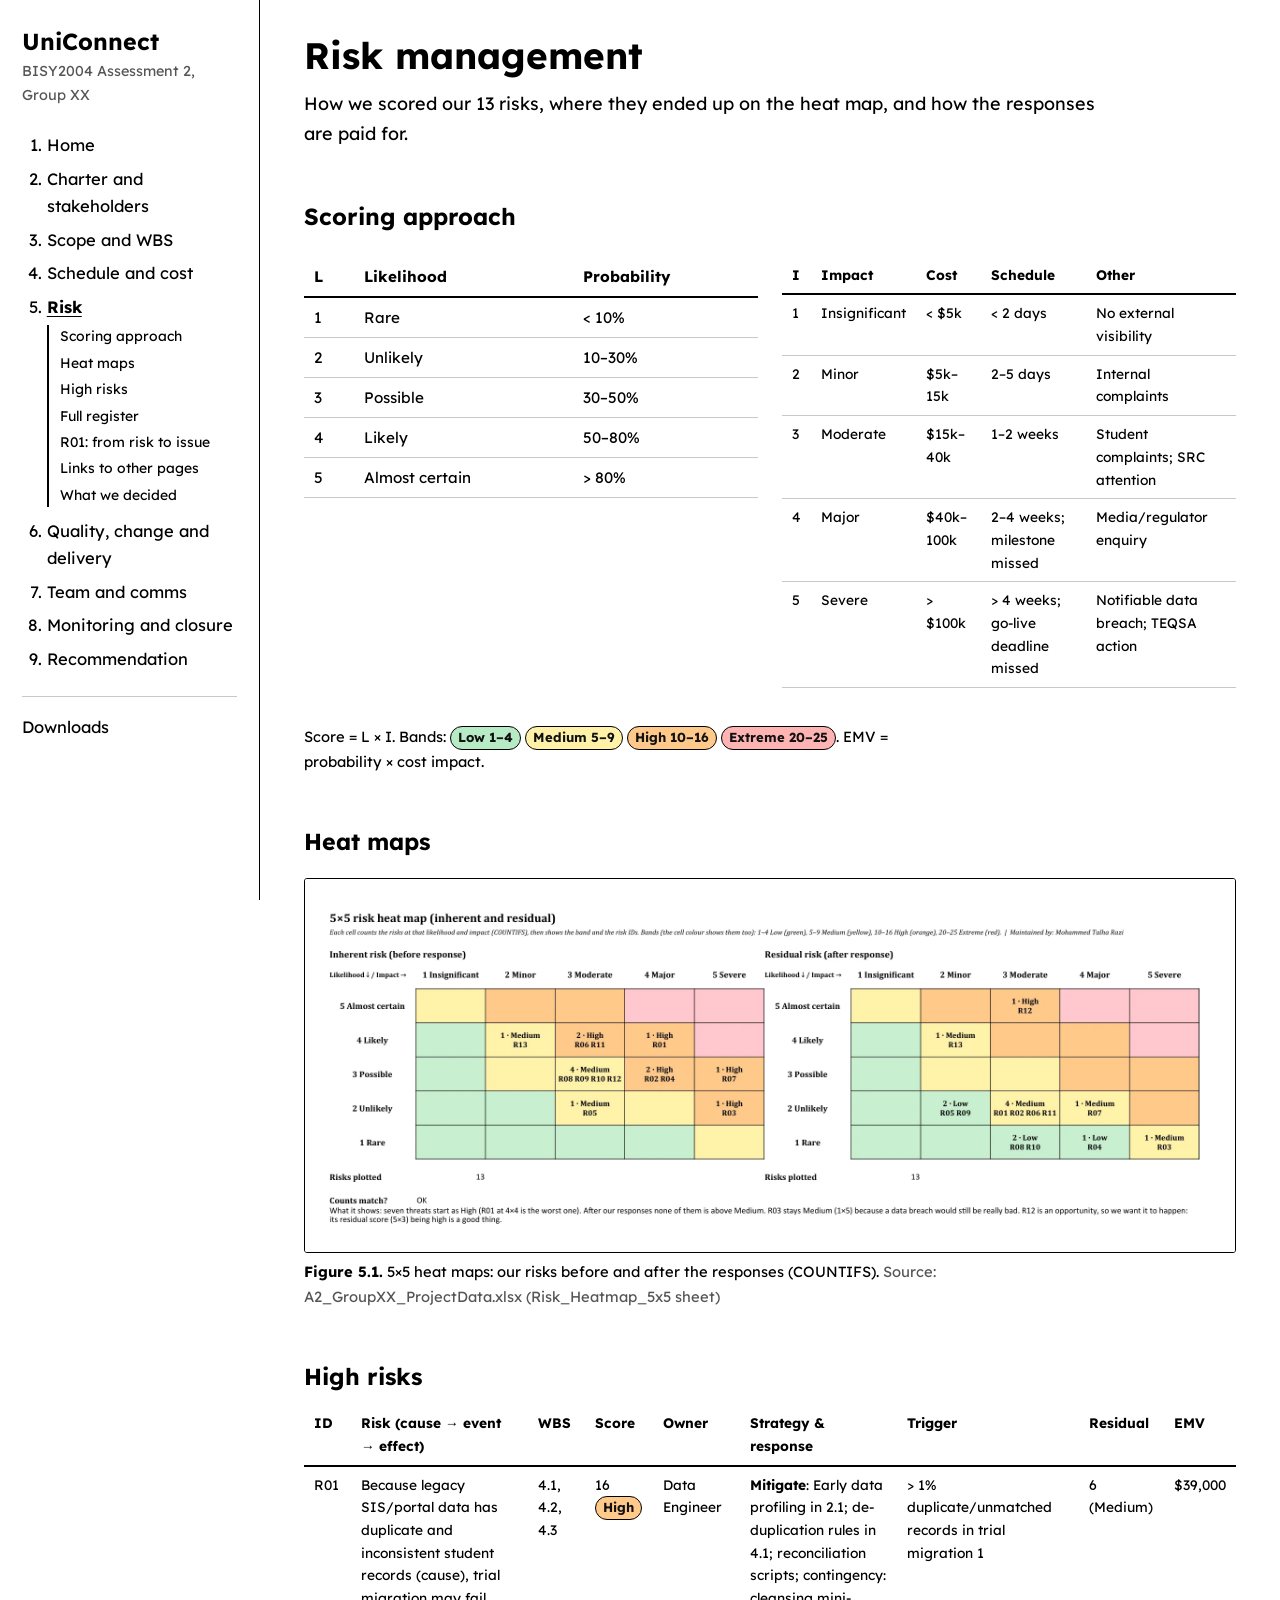
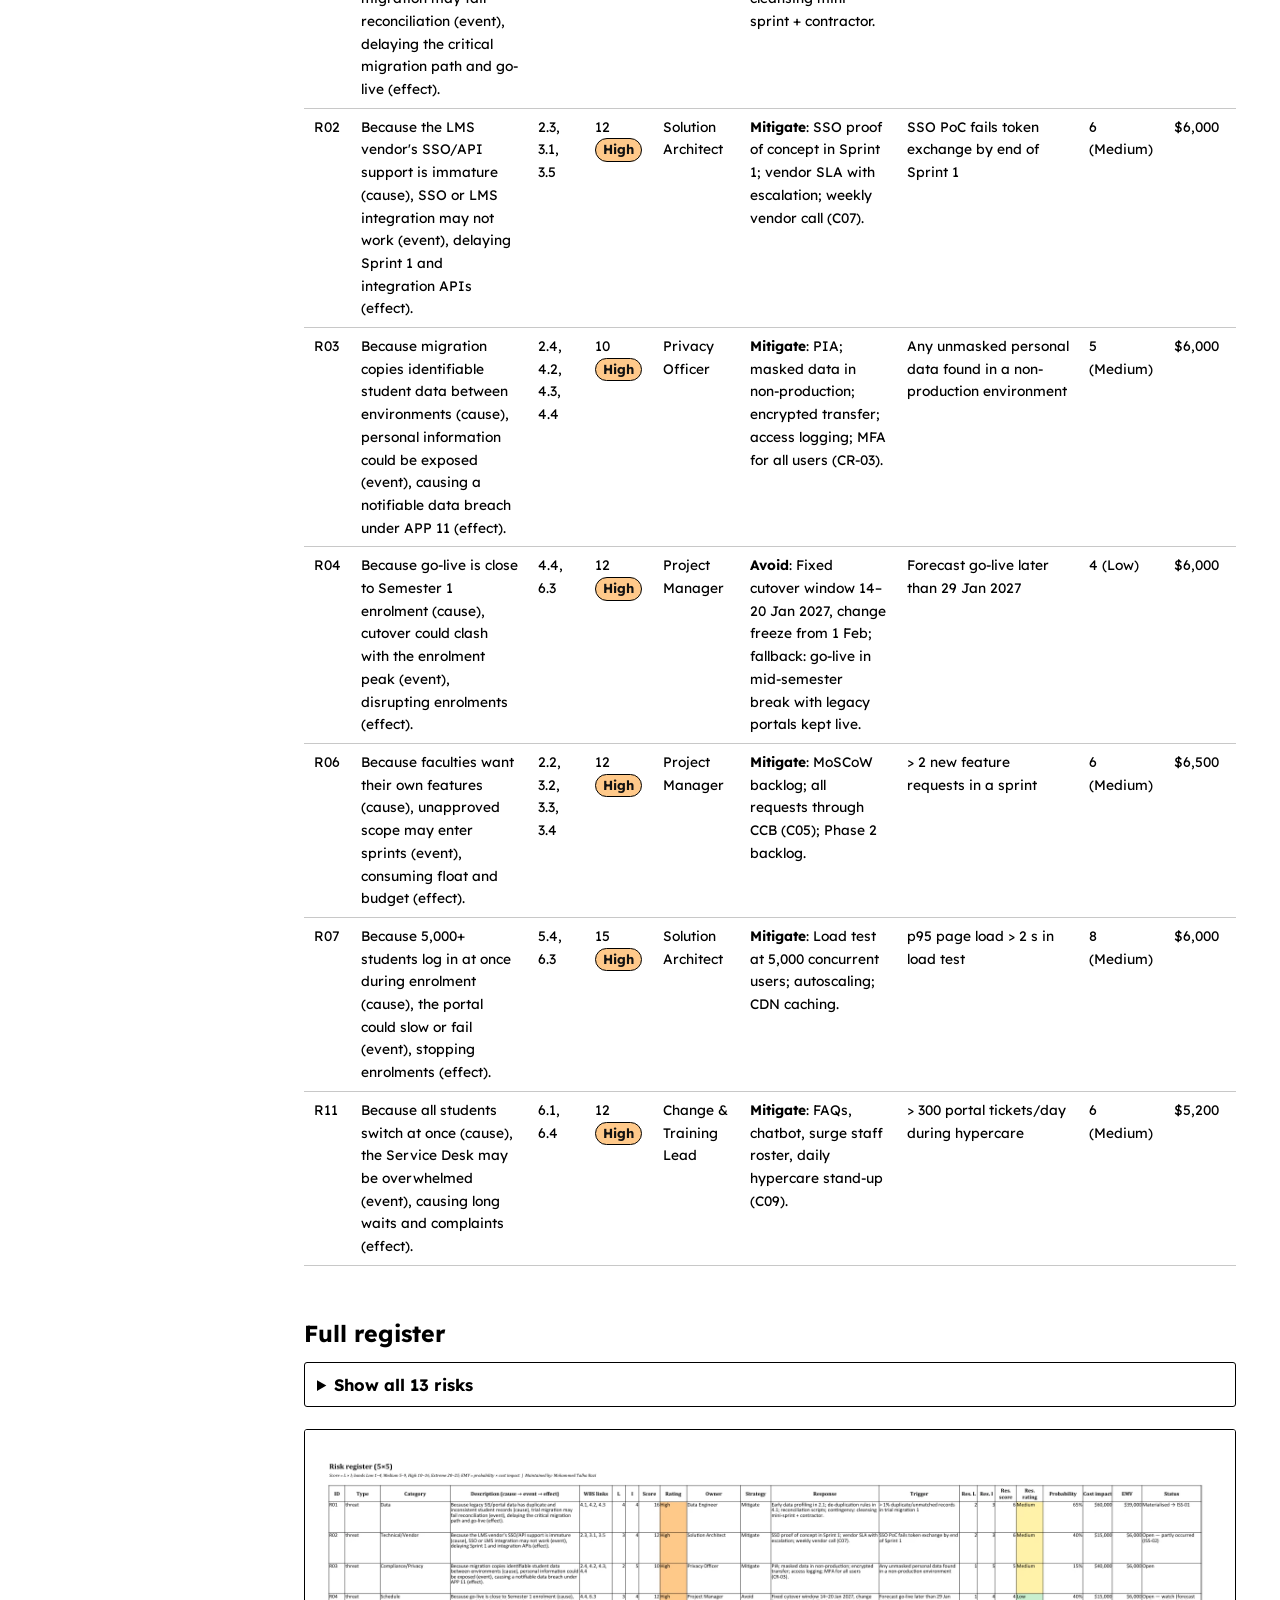
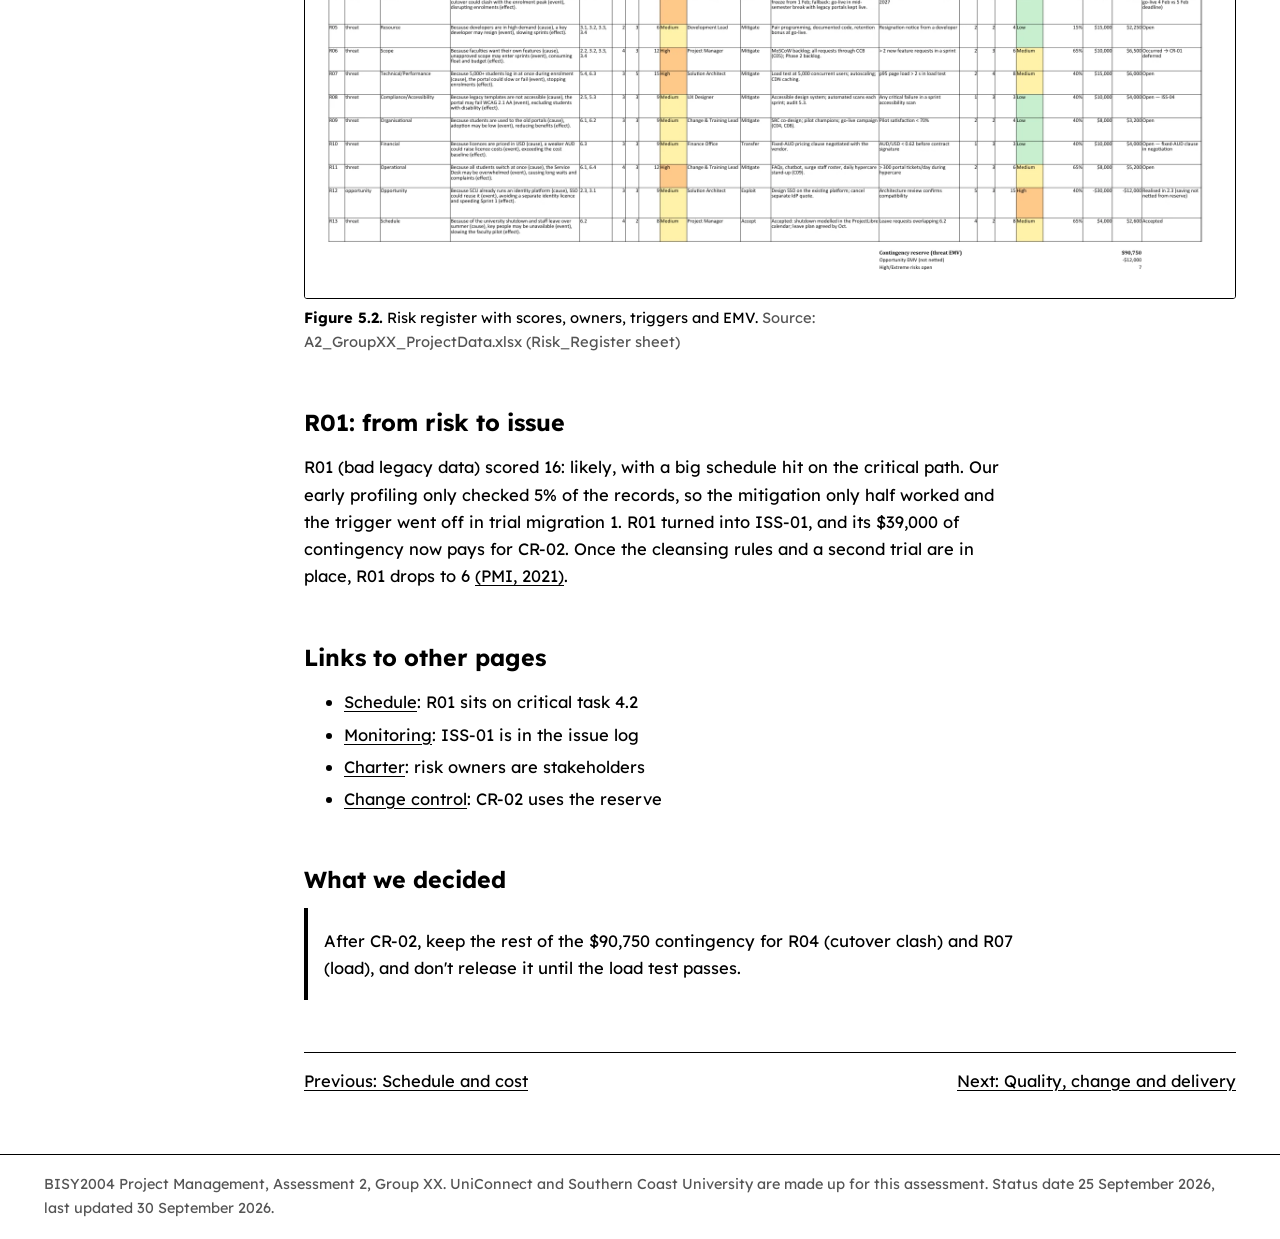
<file: risk.html>
<!doctype html>
<html lang="en-AU"><head><meta charset="utf-8"><meta name="viewport" content="width=device-width,initial-scale=1">
<title>Risk management | UniConnect | BISY2004 Group XX</title>
<meta name="description" content="UniConnect student portal consolidation. BISY2004 Assessment 2 group project website (fictional scenario).">
<link rel="preconnect" href="https://fonts.googleapis.com"><link rel="preconnect" href="https://fonts.gstatic.com" crossorigin>
<link href="https://fonts.googleapis.com/css2?family=Lexend:wght@400;600;700&display=swap" rel="stylesheet">
<link rel="stylesheet" href="assets/site.css"></head><body>
<a class="skip" href="#main">Skip to content</a>
<div class="layout">
<aside class="side"><a class="site-name" href="index.html">UniConnect</a><p class="site-sub">BISY2004 Assessment 2, Group XX</p>
<nav aria-label="Main"><ol><li><a href="index.html">Home</a>
</li><li><a href="charter.html">Charter and stakeholders</a>
</li><li><a href="scope.html">Scope and WBS</a>
</li><li><a href="schedule.html">Schedule and cost</a>
</li><li><a href="risk.html" aria-current="page">Risk</a>
<ol class="sub"><li><a href="#scoring-approach">Scoring approach</a></li><li><a href="#heat-maps">Heat maps</a></li><li><a href="#high-risks">High risks</a></li><li><a href="#full-register">Full register</a></li><li><a href="#r01-from-risk-to-issue">R01: from risk to issue</a></li><li><a href="#links">Links to other pages</a></li><li><a href="#decision">What we decided</a></li></ol></li><li><a href="quality.html">Quality, change and delivery</a>
</li><li><a href="team.html">Team and comms</a>
</li><li><a href="monitoring.html">Monitoring and closure</a>
</li><li><a href="recommendation.html">Recommendation</a>
</li></ol>
<a class="extra" href="downloads.html">Downloads</a></nav></aside>
<main id="main"><h1>Risk management</h1>
<p class="intro"><span class="prose">How we scored our 13 risks, where they ended up on the heat map, and how the responses are paid for.</span></p>
<section id="scoring-approach"><h2>Scoring approach</h2><div class="cols"><div><div class="tbl"><table class=""><thead><tr><th scope='col'>L</th><th scope='col'>Likelihood</th><th scope='col'>Probability</th></tr></thead><tbody><tr><td>1</td><td>Rare</td><td>&lt; 10%</td></tr><tr><td>2</td><td>Unlikely</td><td>10–30%</td></tr><tr><td>3</td><td>Possible</td><td>30–50%</td></tr><tr><td>4</td><td>Likely</td><td>50–80%</td></tr><tr><td>5</td><td>Almost certain</td><td>&gt; 80%</td></tr></tbody></table></div></div><div><div class="tbl"><table class="small"><thead><tr><th scope='col'>I</th><th scope='col'>Impact</th><th scope='col'>Cost</th><th scope='col'>Schedule</th><th scope='col'>Other</th></tr></thead><tbody><tr><td>1</td><td>Insignificant</td><td>&lt; $5k</td><td>&lt; 2 days</td><td>No external visibility</td></tr><tr><td>2</td><td>Minor</td><td>$5k–15k</td><td>2–5 days</td><td>Internal complaints</td></tr><tr><td>3</td><td>Moderate</td><td>$15k–40k</td><td>1–2 weeks</td><td>Student complaints; SRC attention</td></tr><tr><td>4</td><td>Major</td><td>$40k–100k</td><td>2–4 weeks; milestone missed</td><td>Media/regulator enquiry</td></tr><tr><td>5</td><td>Severe</td><td>&gt; $100k</td><td>&gt; 4 weeks; go-live deadline missed</td><td>Notifiable data breach; TEQSA action</td></tr></tbody></table></div></div></div><p class='note'>Score = L × I. Bands: <span class="rag rag-green">Low 1–4</span> <span class="rag rag-yellow">Medium 5–9</span> <span class="rag rag-orange">High 10–16</span> <span class="rag rag-red">Extreme 20–25</span>. EMV = probability × cost impact.</p></section>
<section id="heat-maps"><h2>Heat maps</h2><figure id="fig5-1"><a class="zoom" href="assets/img/fig5_1.webp" aria-label="Enlarge Figure 5.1"><img src="assets/img/fig5_1.webp" width="1988" height="798" loading="lazy" alt="Figure 5.1: 5×5 heat maps: our risks before and after the responses (COUNTIFS) (Excel/LibreOffice screenshot/export)"></a><figcaption><b>Figure 5.1.</b> 5×5 heat maps: our risks before and after the responses (COUNTIFS). <span class="src">Source: A2_GroupXX_ProjectData.xlsx (Risk_Heatmap_5x5 sheet)</span></figcaption></figure></section>
<section id="high-risks"><h2>High risks</h2><div class="tbl"><table class="small"><thead><tr><th scope='col'>ID</th><th scope='col'>Risk (cause → event → effect)</th><th scope='col'>WBS</th><th scope='col'>Score</th><th scope='col'>Owner</th><th scope='col'>Strategy & response</th><th scope='col'>Trigger</th><th scope='col'>Residual</th><th scope='col'>EMV</th></tr></thead><tbody><tr><td>R01</td><td>Because legacy SIS/portal data has duplicate and inconsistent student records (cause), trial migration may fail reconciliation (event), delaying the critical migration path and go-live (effect).</td><td>4.1, 4.2, 4.3</td><td>16 <span class="rag rag-orange">High</span></td><td>Data Engineer</td><td><b>Mitigate</b>: Early data profiling in 2.1; de-duplication rules in 4.1; reconciliation scripts; contingency: cleansing mini-sprint + contractor.</td><td>&gt; 1% duplicate/unmatched records in trial migration 1</td><td>6 (Medium)</td><td>$39,000</td></tr><tr><td>R02</td><td>Because the LMS vendor&#x27;s SSO/API support is immature (cause), SSO or LMS integration may not work (event), delaying Sprint 1 and integration APIs (effect).</td><td>2.3, 3.1, 3.5</td><td>12 <span class="rag rag-orange">High</span></td><td>Solution Architect</td><td><b>Mitigate</b>: SSO proof of concept in Sprint 1; vendor SLA with escalation; weekly vendor call (C07).</td><td>SSO PoC fails token exchange by end of Sprint 1</td><td>6 (Medium)</td><td>$6,000</td></tr><tr><td>R03</td><td>Because migration copies identifiable student data between environments (cause), personal information could be exposed (event), causing a notifiable data breach under APP 11 (effect).</td><td>2.4, 4.2, 4.3, 4.4</td><td>10 <span class="rag rag-orange">High</span></td><td>Privacy Officer</td><td><b>Mitigate</b>: PIA; masked data in non-production; encrypted transfer; access logging; MFA for all users (CR-03).</td><td>Any unmasked personal data found in a non-production environment</td><td>5 (Medium)</td><td>$6,000</td></tr><tr><td>R04</td><td>Because go-live is close to Semester 1 enrolment (cause), cutover could clash with the enrolment peak (event), disrupting enrolments (effect).</td><td>4.4, 6.3</td><td>12 <span class="rag rag-orange">High</span></td><td>Project Manager</td><td><b>Avoid</b>: Fixed cutover window 14–20 Jan 2027, change freeze from 1 Feb; fallback: go-live in mid-semester break with legacy portals kept live.</td><td>Forecast go-live later than 29 Jan 2027</td><td>4 (Low)</td><td>$6,000</td></tr><tr><td>R06</td><td>Because faculties want their own features (cause), unapproved scope may enter sprints (event), consuming float and budget (effect).</td><td>2.2, 3.2, 3.3, 3.4</td><td>12 <span class="rag rag-orange">High</span></td><td>Project Manager</td><td><b>Mitigate</b>: MoSCoW backlog; all requests through CCB (C05); Phase 2 backlog.</td><td>&gt; 2 new feature requests in a sprint</td><td>6 (Medium)</td><td>$6,500</td></tr><tr><td>R07</td><td>Because 5,000+ students log in at once during enrolment (cause), the portal could slow or fail (event), stopping enrolments (effect).</td><td>5.4, 6.3</td><td>15 <span class="rag rag-orange">High</span></td><td>Solution Architect</td><td><b>Mitigate</b>: Load test at 5,000 concurrent users; autoscaling; CDN caching.</td><td>p95 page load &gt; 2 s in load test</td><td>8 (Medium)</td><td>$6,000</td></tr><tr><td>R11</td><td>Because all students switch at once (cause), the Service Desk may be overwhelmed (event), causing long waits and complaints (effect).</td><td>6.1, 6.4</td><td>12 <span class="rag rag-orange">High</span></td><td>Change &amp; Training Lead</td><td><b>Mitigate</b>: FAQs, chatbot, surge staff roster, daily hypercare stand-up (C09).</td><td>&gt; 300 portal tickets/day during hypercare</td><td>6 (Medium)</td><td>$5,200</td></tr></tbody></table></div></section>
<section id="full-register"><h2>Full register</h2><details><summary>Show all 13 risks</summary><div class="tbl"><table class="small"><thead><tr><th scope='col'>ID</th><th scope='col'>Category</th><th scope='col'>Description</th><th scope='col'>Inherent</th><th scope='col'>Rating</th><th scope='col'>Owner</th><th scope='col'>Strategy</th><th scope='col'>Residual</th><th scope='col'>EMV</th><th scope='col'>Status</th></tr></thead><tbody><tr><td>R01</td><td>Data</td><td>Because legacy SIS/portal data has duplicate and inconsistent student records (cause), trial migration may fail reconciliation (event), delaying the critical migration path and go-live (effect).</td><td>4×4=16</td><td><span class="rag rag-orange">High</span></td><td>Data Engineer</td><td>Mitigate</td><td>2×3=6 <span class="rag rag-yellow">Medium</span></td><td>$39,000</td><td>Materialised → ISS-01</td></tr><tr><td>R02</td><td>Technical/Vendor</td><td>Because the LMS vendor&#x27;s SSO/API support is immature (cause), SSO or LMS integration may not work (event), delaying Sprint 1 and integration APIs (effect).</td><td>3×4=12</td><td><span class="rag rag-orange">High</span></td><td>Solution Architect</td><td>Mitigate</td><td>2×3=6 <span class="rag rag-yellow">Medium</span></td><td>$6,000</td><td>Open: partly occurred (ISS-02)</td></tr><tr><td>R03</td><td>Compliance/Privacy</td><td>Because migration copies identifiable student data between environments (cause), personal information could be exposed (event), causing a notifiable data breach under APP 11 (effect).</td><td>2×5=10</td><td><span class="rag rag-orange">High</span></td><td>Privacy Officer</td><td>Mitigate</td><td>1×5=5 <span class="rag rag-yellow">Medium</span></td><td>$6,000</td><td>Open</td></tr><tr><td>R04</td><td>Schedule</td><td>Because go-live is close to Semester 1 enrolment (cause), cutover could clash with the enrolment peak (event), disrupting enrolments (effect).</td><td>3×4=12</td><td><span class="rag rag-orange">High</span></td><td>Project Manager</td><td>Avoid</td><td>1×4=4 <span class="rag rag-green">Low</span></td><td>$6,000</td><td>Open: watch (forecast go-live 4 Feb vs 5 Feb deadline)</td></tr><tr><td>R05</td><td>Resource</td><td>Because developers are in high demand (cause), a key developer may resign (event), slowing sprints (effect).</td><td>2×3=6</td><td><span class="rag rag-yellow">Medium</span></td><td>Development Lead</td><td>Mitigate</td><td>2×2=4 <span class="rag rag-green">Low</span></td><td>$2,250</td><td>Open</td></tr><tr><td>R06</td><td>Scope</td><td>Because faculties want their own features (cause), unapproved scope may enter sprints (event), consuming float and budget (effect).</td><td>4×3=12</td><td><span class="rag rag-orange">High</span></td><td>Project Manager</td><td>Mitigate</td><td>2×3=6 <span class="rag rag-yellow">Medium</span></td><td>$6,500</td><td>Occurred → CR-01 deferred</td></tr><tr><td>R07</td><td>Technical/Performance</td><td>Because 5,000+ students log in at once during enrolment (cause), the portal could slow or fail (event), stopping enrolments (effect).</td><td>3×5=15</td><td><span class="rag rag-orange">High</span></td><td>Solution Architect</td><td>Mitigate</td><td>2×4=8 <span class="rag rag-yellow">Medium</span></td><td>$6,000</td><td>Open</td></tr><tr><td>R08</td><td>Compliance/Accessibility</td><td>Because legacy templates are not accessible (cause), the portal may fail WCAG 2.1 AA (event), excluding students with disability (effect).</td><td>3×3=9</td><td><span class="rag rag-yellow">Medium</span></td><td>UX Designer</td><td>Mitigate</td><td>1×3=3 <span class="rag rag-green">Low</span></td><td>$4,000</td><td>Open: ISS-04</td></tr><tr><td>R09</td><td>Organisational</td><td>Because students are used to the old portals (cause), adoption may be low (event), reducing benefits (effect).</td><td>3×3=9</td><td><span class="rag rag-yellow">Medium</span></td><td>Change &amp; Training Lead</td><td>Mitigate</td><td>2×2=4 <span class="rag rag-green">Low</span></td><td>$3,200</td><td>Open</td></tr><tr><td>R10</td><td>Financial</td><td>Because licences are priced in USD (cause), a weaker AUD could raise licence costs (event), exceeding the cost baseline (effect).</td><td>3×3=9</td><td><span class="rag rag-yellow">Medium</span></td><td>Finance Office</td><td>Transfer</td><td>1×3=3 <span class="rag rag-green">Low</span></td><td>$4,000</td><td>Open: fixed-AUD clause in negotiation</td></tr><tr><td>R11</td><td>Operational</td><td>Because all students switch at once (cause), the Service Desk may be overwhelmed (event), causing long waits and complaints (effect).</td><td>4×3=12</td><td><span class="rag rag-orange">High</span></td><td>Change &amp; Training Lead</td><td>Mitigate</td><td>2×3=6 <span class="rag rag-yellow">Medium</span></td><td>$5,200</td><td>Open</td></tr><tr><td>R12</td><td>Opportunity</td><td>Because SCU already runs an identity platform (cause), SSO could reuse it (event), avoiding a separate identity licence and speeding Sprint 1 (effect).</td><td>3×3=9</td><td><span class="rag rag-yellow">Medium</span></td><td>Solution Architect</td><td>Exploit</td><td>5×3=15 <span class="rag rag-orange">High</span></td><td>-$12,000</td><td>Realised in 2.3 (saving not netted from reserve)</td></tr><tr><td>R13</td><td>Schedule</td><td>Because of the university shutdown and staff leave over summer (cause), key people may be unavailable (event), slowing the faculty pilot (effect).</td><td>4×2=8</td><td><span class="rag rag-yellow">Medium</span></td><td>Project Manager</td><td>Accept</td><td>4×2=8 <span class="rag rag-yellow">Medium</span></td><td>$2,600</td><td>Accepted</td></tr></tbody></table></div></details><figure id="fig5-2"><a class="zoom" href="assets/img/fig5_2.webp" aria-label="Enlarge Figure 5.2"><img src="assets/img/fig5_2.webp" width="1988" height="1000" loading="lazy" alt="Figure 5.2: Risk register with scores, owners, triggers and EMV (Excel/LibreOffice screenshot/export)"></a><figcaption><b>Figure 5.2.</b> Risk register with scores, owners, triggers and EMV. <span class="src">Source: A2_GroupXX_ProjectData.xlsx (Risk_Register sheet)</span></figcaption></figure></section>
<section id="r01-from-risk-to-issue"><h2>R01: from risk to issue</h2><div class="prose"><p>R01 (bad legacy data) scored 16: likely, with a big schedule hit on the critical path. Our early profiling only checked 5% of the records, so the mitigation only half worked and the trigger went off in trial migration 1. R01 turned into ISS-01, and its $39,000 of contingency now pays for CR-02. Once the cleansing rules and a second trial are in place, R01 drops to 6 <a class="cite" href="recommendation.html#references">(PMI, 2021)</a>.</p></div></section>
<section id="links"><h2>Links to other pages</h2><ul class="links"><li><a href="schedule.html">Schedule</a>: R01 sits on critical task 4.2</li><li><a href="monitoring.html#issues">Monitoring</a>: ISS-01 is in the issue log</li><li><a href="charter.html">Charter</a>: risk owners are stakeholders</li><li><a href="quality.html#change">Change control</a>: CR-02 uses the reserve</li></ul></section>
<section id="decision"><h2>What we decided</h2><div class="decision prose"><p>After CR-02, keep the rest of the $90,750 contingency for R04 (cutover clash) and R07 (load), and don't release it until the load test passes.</p></div></section>
<nav class="pager" aria-label="Previous and next page"><a href="schedule.html">Previous: Schedule and cost</a><a href="quality.html">Next: Quality, change and delivery</a></nav></main>
</div>
<footer>BISY2004 Project Management, Assessment 2, Group XX. UniConnect and Southern Coast University are made up for this assessment. Status date 25 September 2026, last updated 30 September 2026.</footer>
<div id="lb" role="dialog" aria-label="Enlarged figure"><button aria-label="Close">×</button><img alt=""></div>
<script src="assets/site.js"></script></body></html>
</file>
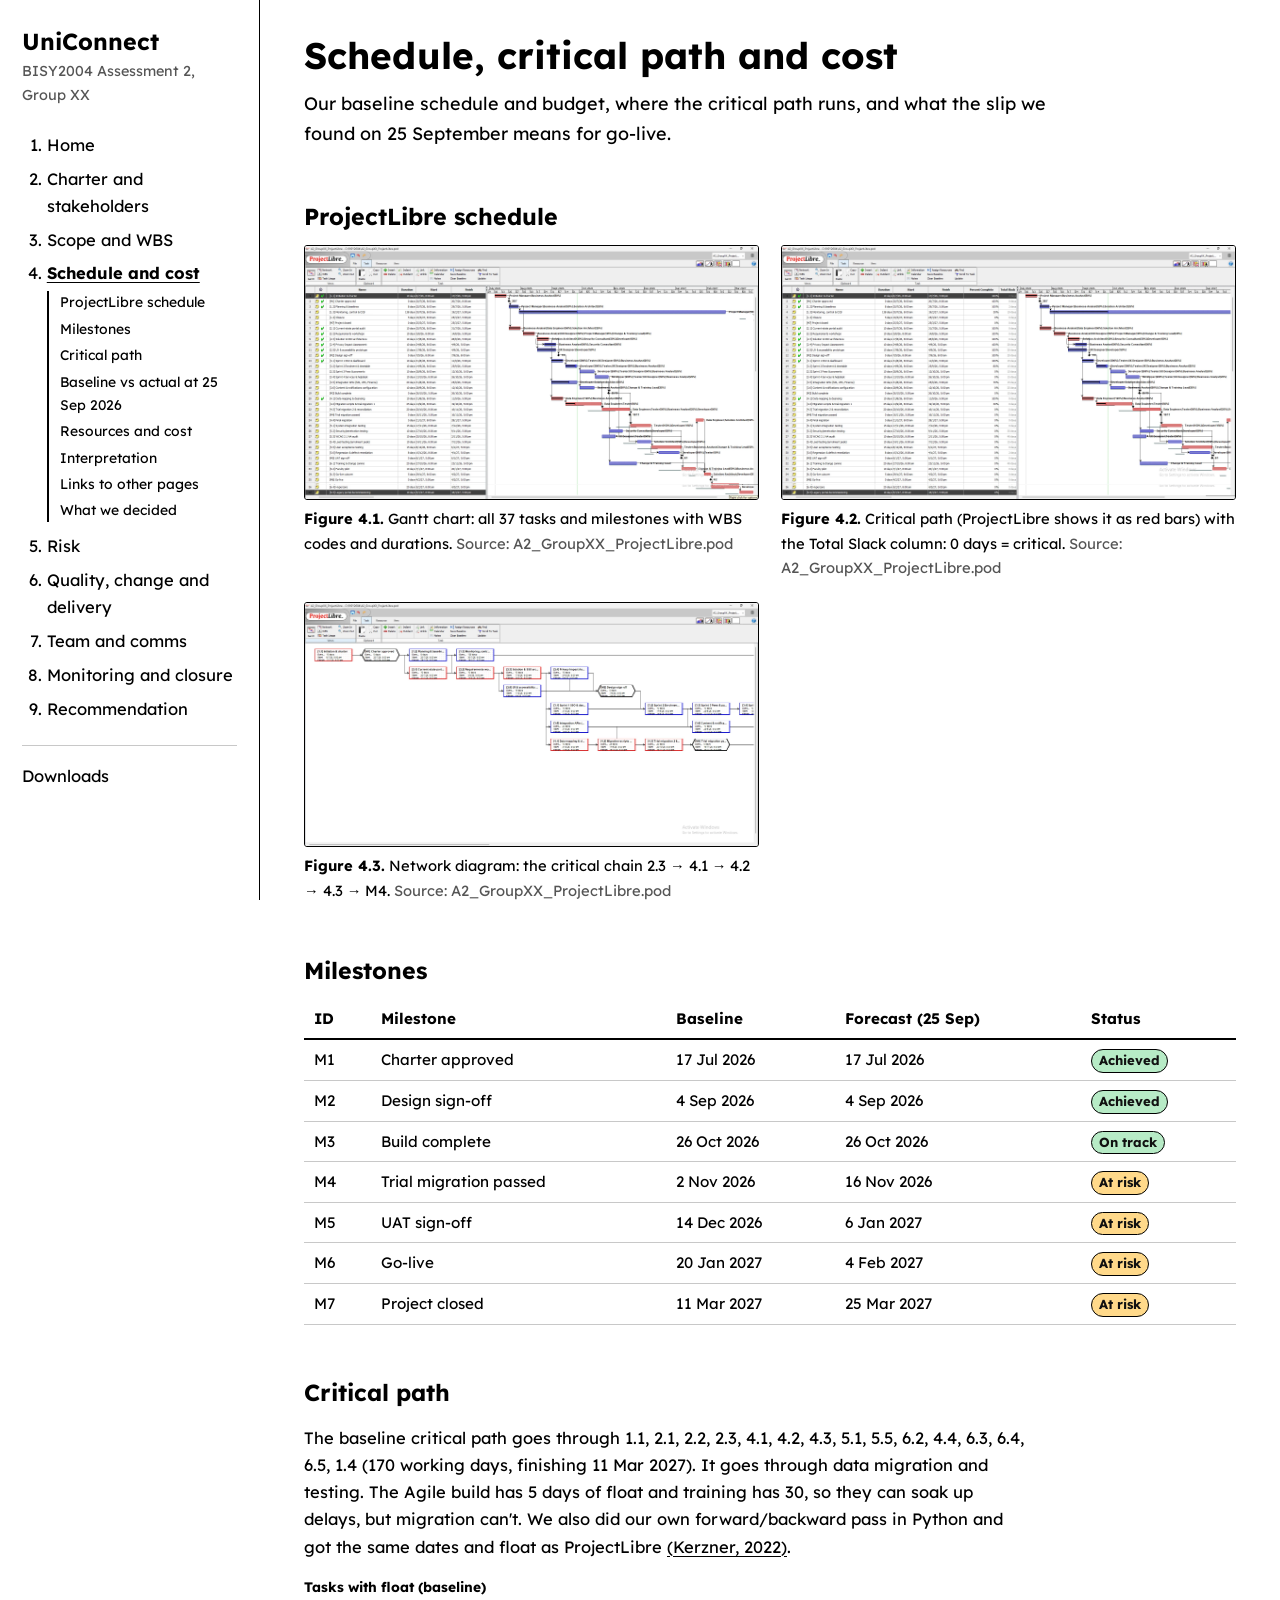
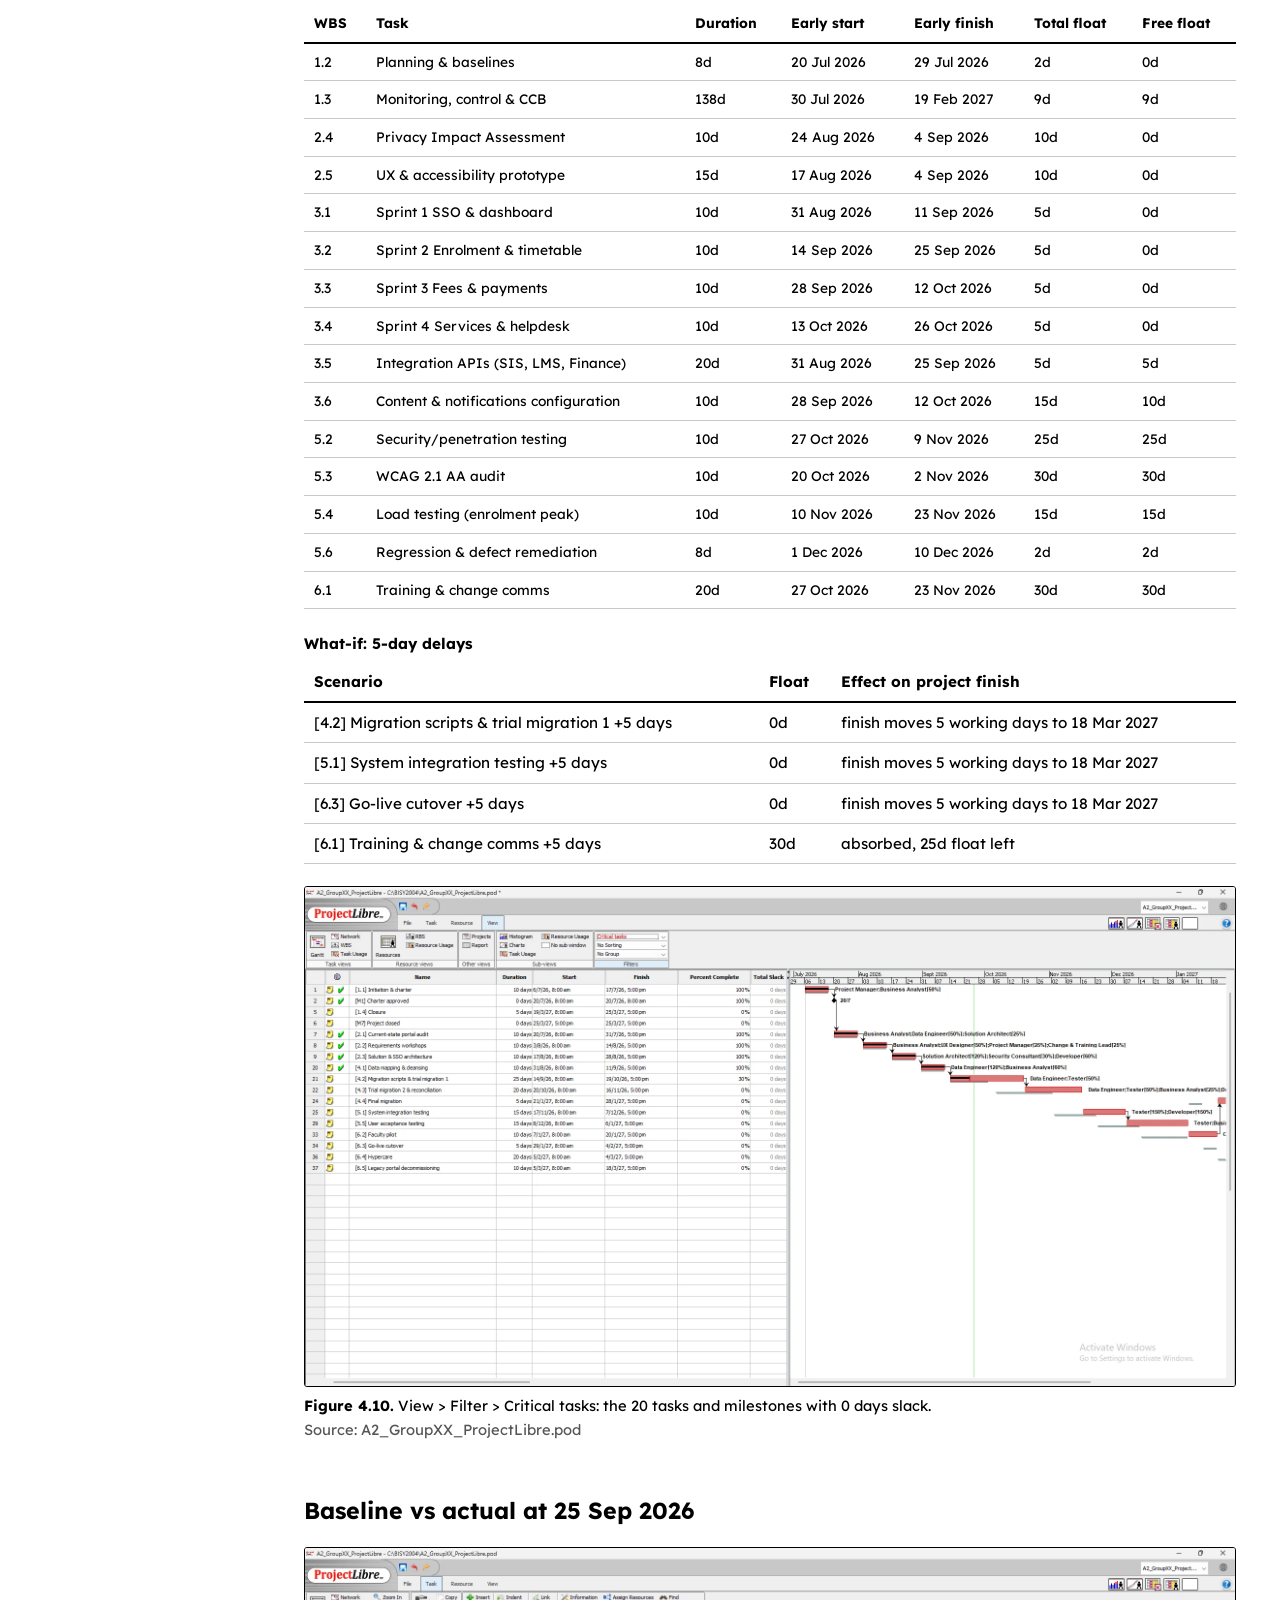
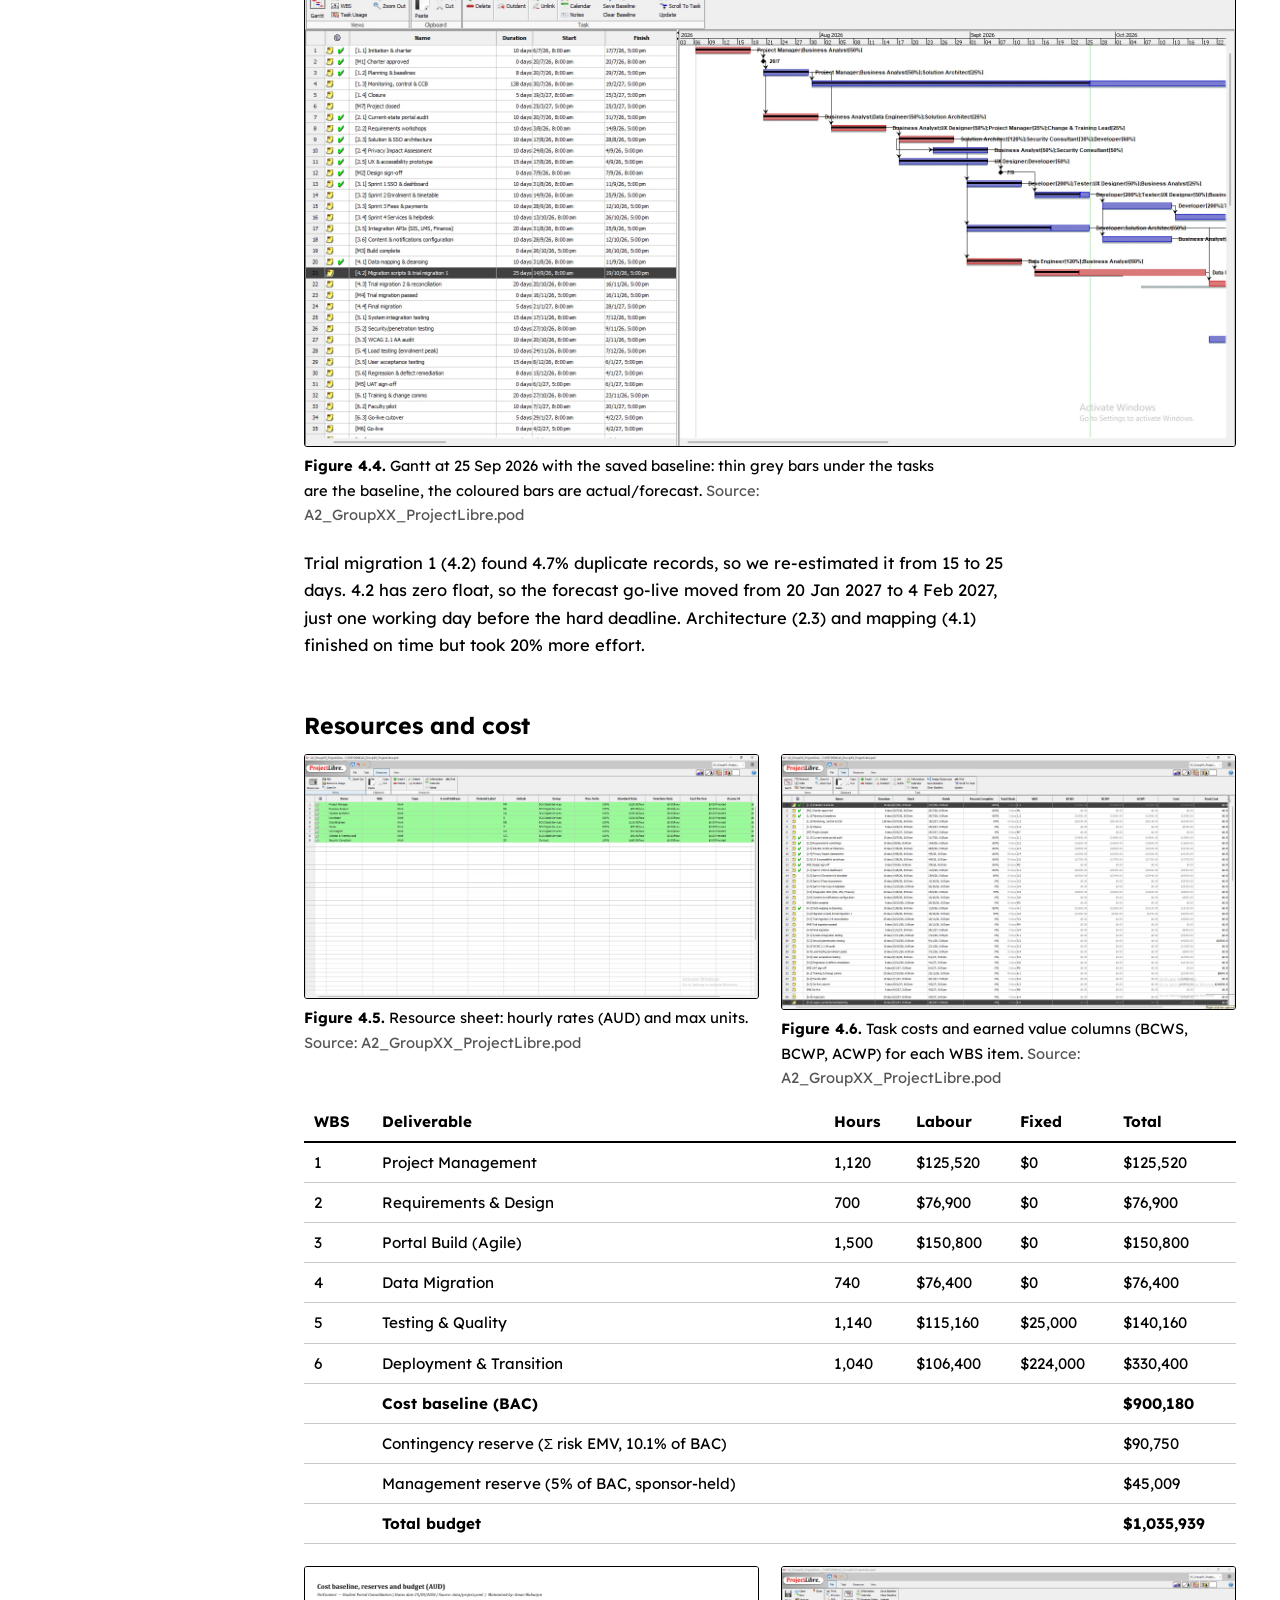
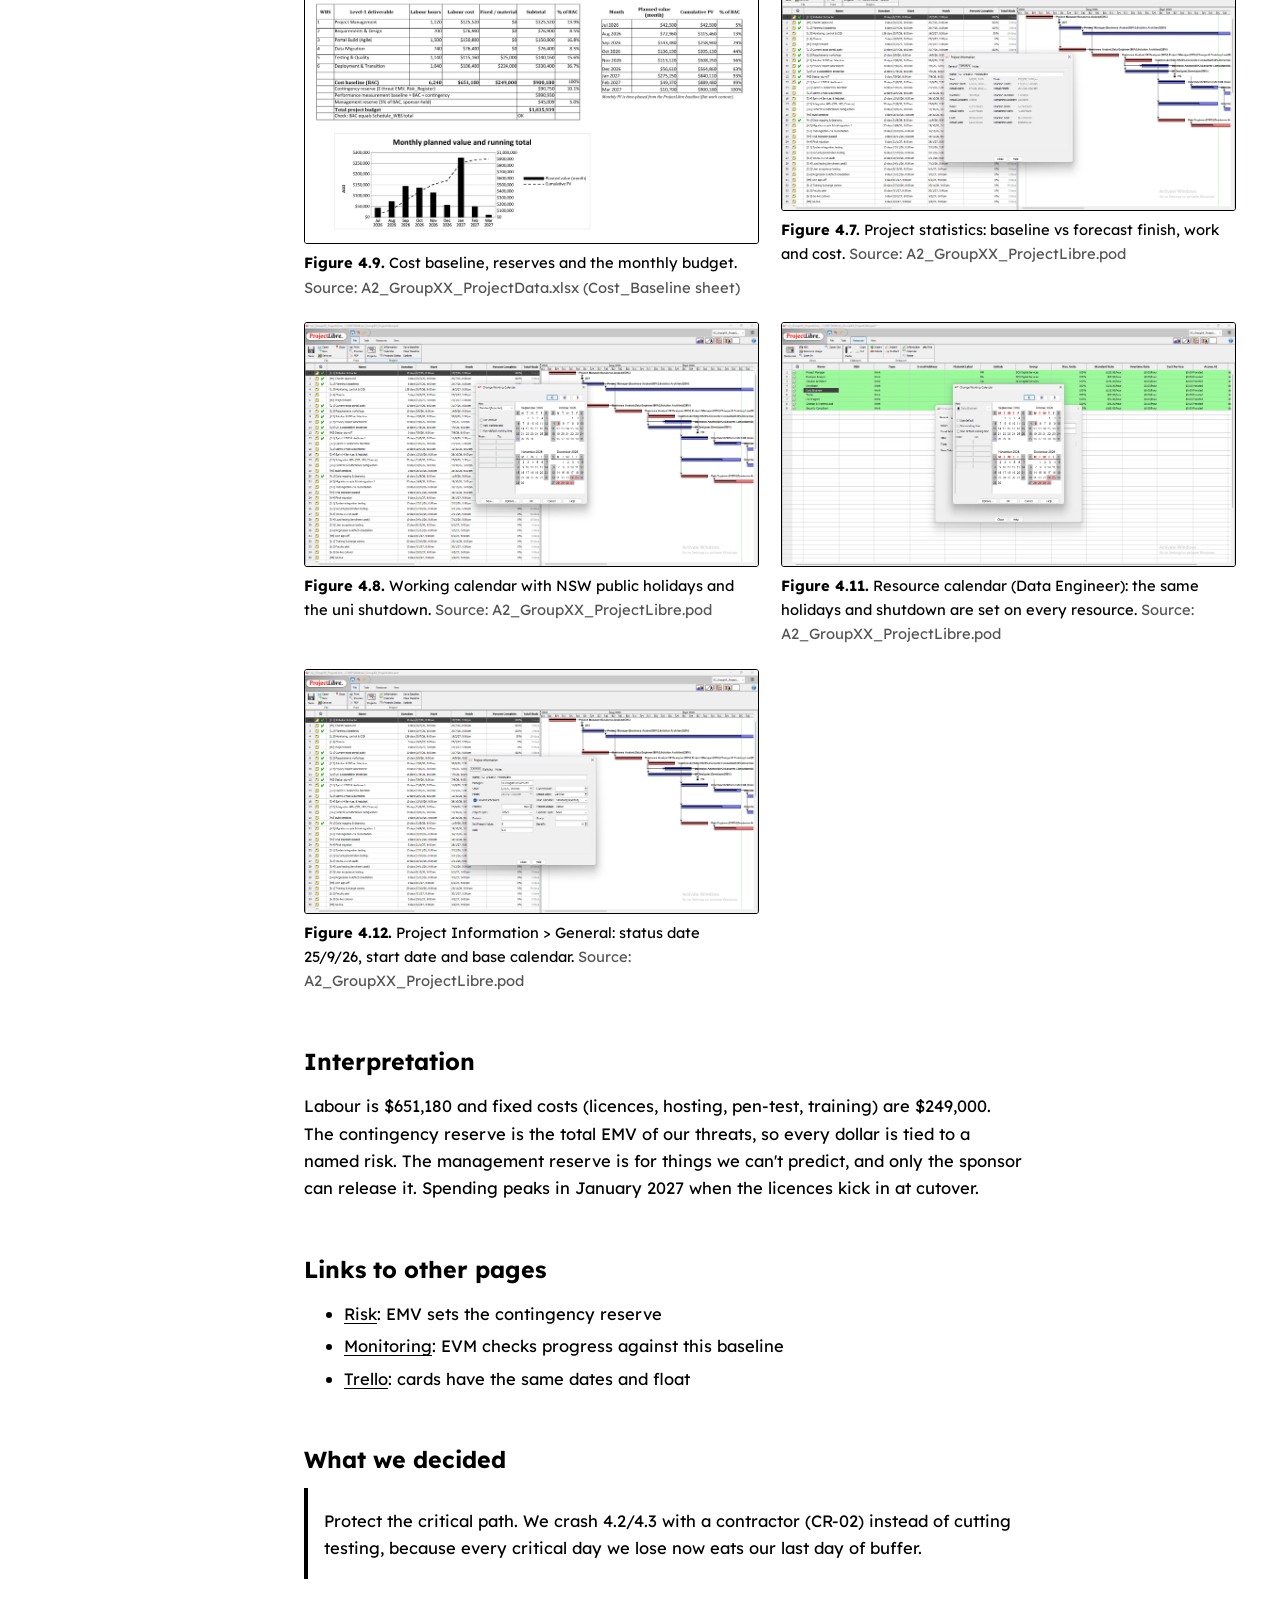
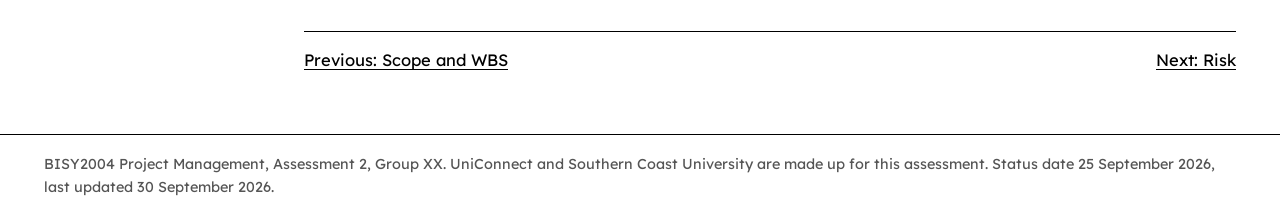
<file: schedule.html>
<!doctype html>
<html lang="en-AU"><head><meta charset="utf-8"><meta name="viewport" content="width=device-width,initial-scale=1">
<title>Schedule, critical path and cost | UniConnect | BISY2004 Group XX</title>
<meta name="description" content="UniConnect student portal consolidation. BISY2004 Assessment 2 group project website (fictional scenario).">
<link rel="preconnect" href="https://fonts.googleapis.com"><link rel="preconnect" href="https://fonts.gstatic.com" crossorigin>
<link href="https://fonts.googleapis.com/css2?family=Lexend:wght@400;600;700&display=swap" rel="stylesheet">
<link rel="stylesheet" href="assets/site.css"></head><body>
<a class="skip" href="#main">Skip to content</a>
<div class="layout">
<aside class="side"><a class="site-name" href="index.html">UniConnect</a><p class="site-sub">BISY2004 Assessment 2, Group XX</p>
<nav aria-label="Main"><ol><li><a href="index.html">Home</a>
</li><li><a href="charter.html">Charter and stakeholders</a>
</li><li><a href="scope.html">Scope and WBS</a>
</li><li><a href="schedule.html" aria-current="page">Schedule and cost</a>
<ol class="sub"><li><a href="#projectlibre-schedule">ProjectLibre schedule</a></li><li><a href="#milestones">Milestones</a></li><li><a href="#critical-path">Critical path</a></li><li><a href="#baseline-vs-actual-at-25-sep-2026">Baseline vs actual at 25 Sep 2026</a></li><li><a href="#resources-and-cost">Resources and cost</a></li><li><a href="#interpretation">Interpretation</a></li><li><a href="#links">Links to other pages</a></li><li><a href="#decision">What we decided</a></li></ol></li><li><a href="risk.html">Risk</a>
</li><li><a href="quality.html">Quality, change and delivery</a>
</li><li><a href="team.html">Team and comms</a>
</li><li><a href="monitoring.html">Monitoring and closure</a>
</li><li><a href="recommendation.html">Recommendation</a>
</li></ol>
<a class="extra" href="downloads.html">Downloads</a></nav></aside>
<main id="main"><h1>Schedule, critical path and cost</h1>
<p class="intro"><span class="prose">Our baseline schedule and budget, where the critical path runs, and what the slip we found on 25 September means for go-live.</span></p>
<section id="projectlibre-schedule"><h2>ProjectLibre schedule</h2><div class="figs"><figure id="fig4-1"><a class="zoom" href="assets/img/fig4_1.webp" aria-label="Enlarge Figure 4.1"><img src="assets/img/fig4_1.webp" width="1920" height="1076" loading="lazy" alt="Figure 4.1: Gantt chart: all 37 tasks and milestones with WBS codes and durations (ProjectLibre screenshot/export)"></a><figcaption><b>Figure 4.1.</b> Gantt chart: all 37 tasks and milestones with WBS codes and durations. <span class="src">Source: A2_GroupXX_ProjectLibre.pod</span></figcaption></figure><figure id="fig4-2"><a class="zoom" href="assets/img/fig4_2.webp" aria-label="Enlarge Figure 4.2"><img src="assets/img/fig4_2.webp" width="1920" height="1076" loading="lazy" alt="Figure 4.2: Critical path (ProjectLibre shows it as red bars) with the Total Slack column: 0 days = critical (ProjectLibre screenshot/export)"></a><figcaption><b>Figure 4.2.</b> Critical path (ProjectLibre shows it as red bars) with the Total Slack column: 0 days = critical. <span class="src">Source: A2_GroupXX_ProjectLibre.pod</span></figcaption></figure><figure id="fig4-3"><a class="zoom" href="assets/img/fig4_3.webp" aria-label="Enlarge Figure 4.3"><img src="assets/img/fig4_3.webp" width="1920" height="1030" loading="lazy" alt="Figure 4.3: Network diagram: the critical chain 2.3 → 4.1 → 4.2 → 4.3 → M4 (ProjectLibre screenshot/export)"></a><figcaption><b>Figure 4.3.</b> Network diagram: the critical chain 2.3 → 4.1 → 4.2 → 4.3 → M4. <span class="src">Source: A2_GroupXX_ProjectLibre.pod</span></figcaption></figure></div></section>
<section id="milestones"><h2>Milestones</h2><div class="tbl"><table class=""><thead><tr><th scope='col'>ID</th><th scope='col'>Milestone</th><th scope='col'>Baseline</th><th scope='col'>Forecast (25 Sep)</th><th scope='col'>Status</th></tr></thead><tbody><tr><td>M1</td><td>Charter approved</td><td>17 Jul 2026</td><td>17 Jul 2026</td><td><span class="rag rag-green">Achieved</span></td></tr><tr><td>M2</td><td>Design sign-off</td><td>4 Sep 2026</td><td>4 Sep 2026</td><td><span class="rag rag-green">Achieved</span></td></tr><tr><td>M3</td><td>Build complete</td><td>26 Oct 2026</td><td>26 Oct 2026</td><td><span class="rag rag-green">On track</span></td></tr><tr><td>M4</td><td>Trial migration passed</td><td>2 Nov 2026</td><td>16 Nov 2026</td><td><span class="rag rag-amber">At risk</span></td></tr><tr><td>M5</td><td>UAT sign-off</td><td>14 Dec 2026</td><td>6 Jan 2027</td><td><span class="rag rag-amber">At risk</span></td></tr><tr><td>M6</td><td>Go-live</td><td>20 Jan 2027</td><td>4 Feb 2027</td><td><span class="rag rag-amber">At risk</span></td></tr><tr><td>M7</td><td>Project closed</td><td>11 Mar 2027</td><td>25 Mar 2027</td><td><span class="rag rag-amber">At risk</span></td></tr></tbody></table></div></section>
<section id="critical-path"><h2>Critical path</h2><div class="prose"><p>The baseline critical path goes through 1.1, 2.1, 2.2, 2.3, 4.1, 4.2, 4.3, 5.1, 5.5, 6.2, 4.4, 6.3, 6.4, 6.5, 1.4 (170 working days, finishing 11 Mar 2027). It goes through data migration and testing. The Agile build has 5 days of float and training has 30, so they can soak up delays, but migration can't. We also did our own forward/backward pass in Python and got the same dates and float as ProjectLibre <a class="cite" href="recommendation.html#references">(Kerzner, 2022)</a>.</p></div></section><div class="tbl"><table class="small"><caption>Tasks with float (baseline)</caption><thead><tr><th scope='col'>WBS</th><th scope='col'>Task</th><th scope='col'>Duration</th><th scope='col'>Early start</th><th scope='col'>Early finish</th><th scope='col'>Total float</th><th scope='col'>Free float</th></tr></thead><tbody><tr><td>1.2</td><td>Planning &amp; baselines</td><td>8d</td><td>20 Jul 2026</td><td>29 Jul 2026</td><td>2d</td><td>0d</td></tr><tr><td>1.3</td><td>Monitoring, control &amp; CCB</td><td>138d</td><td>30 Jul 2026</td><td>19 Feb 2027</td><td>9d</td><td>9d</td></tr><tr><td>2.4</td><td>Privacy Impact Assessment</td><td>10d</td><td>24 Aug 2026</td><td>4 Sep 2026</td><td>10d</td><td>0d</td></tr><tr><td>2.5</td><td>UX &amp; accessibility prototype</td><td>15d</td><td>17 Aug 2026</td><td>4 Sep 2026</td><td>10d</td><td>0d</td></tr><tr><td>3.1</td><td>Sprint 1 SSO &amp; dashboard</td><td>10d</td><td>31 Aug 2026</td><td>11 Sep 2026</td><td>5d</td><td>0d</td></tr><tr><td>3.2</td><td>Sprint 2 Enrolment &amp; timetable</td><td>10d</td><td>14 Sep 2026</td><td>25 Sep 2026</td><td>5d</td><td>0d</td></tr><tr><td>3.3</td><td>Sprint 3 Fees &amp; payments</td><td>10d</td><td>28 Sep 2026</td><td>12 Oct 2026</td><td>5d</td><td>0d</td></tr><tr><td>3.4</td><td>Sprint 4 Services &amp; helpdesk</td><td>10d</td><td>13 Oct 2026</td><td>26 Oct 2026</td><td>5d</td><td>0d</td></tr><tr><td>3.5</td><td>Integration APIs (SIS, LMS, Finance)</td><td>20d</td><td>31 Aug 2026</td><td>25 Sep 2026</td><td>5d</td><td>5d</td></tr><tr><td>3.6</td><td>Content &amp; notifications configuration</td><td>10d</td><td>28 Sep 2026</td><td>12 Oct 2026</td><td>15d</td><td>10d</td></tr><tr><td>5.2</td><td>Security/penetration testing</td><td>10d</td><td>27 Oct 2026</td><td>9 Nov 2026</td><td>25d</td><td>25d</td></tr><tr><td>5.3</td><td>WCAG 2.1 AA audit</td><td>10d</td><td>20 Oct 2026</td><td>2 Nov 2026</td><td>30d</td><td>30d</td></tr><tr><td>5.4</td><td>Load testing (enrolment peak)</td><td>10d</td><td>10 Nov 2026</td><td>23 Nov 2026</td><td>15d</td><td>15d</td></tr><tr><td>5.6</td><td>Regression &amp; defect remediation</td><td>8d</td><td>1 Dec 2026</td><td>10 Dec 2026</td><td>2d</td><td>2d</td></tr><tr><td>6.1</td><td>Training &amp; change comms</td><td>20d</td><td>27 Oct 2026</td><td>23 Nov 2026</td><td>30d</td><td>30d</td></tr></tbody></table></div><div class="tbl"><table class=""><caption>What-if: 5-day delays</caption><thead><tr><th scope='col'>Scenario</th><th scope='col'>Float</th><th scope='col'>Effect on project finish</th></tr></thead><tbody><tr><td>[4.2] Migration scripts &amp; trial migration 1 +5 days</td><td>0d</td><td>finish moves 5 working days to 18 Mar 2027</td></tr><tr><td>[5.1] System integration testing +5 days</td><td>0d</td><td>finish moves 5 working days to 18 Mar 2027</td></tr><tr><td>[6.3] Go-live cutover +5 days</td><td>0d</td><td>finish moves 5 working days to 18 Mar 2027</td></tr><tr><td>[6.1] Training &amp; change comms +5 days</td><td>30d</td><td>absorbed, 25d float left</td></tr></tbody></table></div><figure id="fig4-10"><a class="zoom" href="assets/img/fig4_10.webp" aria-label="Enlarge Figure 4.10"><img src="assets/img/fig4_10.webp" width="1920" height="1030" loading="lazy" alt="Figure 4.10: View &gt; Filter &gt; Critical tasks: the 20 tasks and milestones with 0 days slack (ProjectLibre screenshot/export)"></a><figcaption><b>Figure 4.10.</b> View &gt; Filter &gt; Critical tasks: the 20 tasks and milestones with 0 days slack. <span class="src">Source: A2_GroupXX_ProjectLibre.pod</span></figcaption></figure>
<section id="baseline-vs-actual-at-25-sep-2026"><h2>Baseline vs actual at 25 Sep 2026</h2><figure id="fig4-4"><a class="zoom" href="assets/img/fig4_4.webp" aria-label="Enlarge Figure 4.4"><img src="assets/img/fig4_4.webp" width="1920" height="1030" loading="lazy" alt="Figure 4.4: Gantt at 25 Sep 2026 with the saved baseline: thin grey bars under the tasks are the baseline, the coloured bars are actual/forecast (ProjectLibre screenshot/export)"></a><figcaption><b>Figure 4.4.</b> Gantt at 25 Sep 2026 with the saved baseline: thin grey bars under the tasks are the baseline, the coloured bars are actual/forecast. <span class="src">Source: A2_GroupXX_ProjectLibre.pod</span></figcaption></figure><div class="prose"><p>Trial migration 1 (4.2) found 4.7% duplicate records, so we re-estimated it from 15 to 25 days. 4.2 has zero float, so the forecast go-live moved from 20 Jan 2027 to 4 Feb 2027, just one working day before the hard deadline. Architecture (2.3) and mapping (4.1) finished on time but took 20% more effort.</p></div></section>
<section id="resources-and-cost"><h2>Resources and cost</h2><div class="figs"><figure id="fig4-5"><a class="zoom" href="assets/img/fig4_5.webp" aria-label="Enlarge Figure 4.5"><img src="assets/img/fig4_5.webp" width="1920" height="1030" loading="lazy" alt="Figure 4.5: Resource sheet: hourly rates (AUD) and max units (ProjectLibre screenshot/export)"></a><figcaption><b>Figure 4.5.</b> Resource sheet: hourly rates (AUD) and max units. <span class="src">Source: A2_GroupXX_ProjectLibre.pod</span></figcaption></figure><figure id="fig4-6"><a class="zoom" href="assets/img/fig4_6.webp" aria-label="Enlarge Figure 4.6"><img src="assets/img/fig4_6.webp" width="1920" height="1076" loading="lazy" alt="Figure 4.6: Task costs and earned value columns (BCWS, BCWP, ACWP) for each WBS item (ProjectLibre screenshot/export)"></a><figcaption><b>Figure 4.6.</b> Task costs and earned value columns (BCWS, BCWP, ACWP) for each WBS item. <span class="src">Source: A2_GroupXX_ProjectLibre.pod</span></figcaption></figure></div><div class="tbl"><table class=""><thead><tr><th scope='col'>WBS</th><th scope='col'>Deliverable</th><th scope='col'>Hours</th><th scope='col'>Labour</th><th scope='col'>Fixed</th><th scope='col'>Total</th></tr></thead><tbody><tr><td>1</td><td>Project Management</td><td>1,120</td><td>$125,520</td><td>$0</td><td>$125,520</td></tr><tr><td>2</td><td>Requirements &amp; Design</td><td>700</td><td>$76,900</td><td>$0</td><td>$76,900</td></tr><tr><td>3</td><td>Portal Build (Agile)</td><td>1,500</td><td>$150,800</td><td>$0</td><td>$150,800</td></tr><tr><td>4</td><td>Data Migration</td><td>740</td><td>$76,400</td><td>$0</td><td>$76,400</td></tr><tr><td>5</td><td>Testing &amp; Quality</td><td>1,140</td><td>$115,160</td><td>$25,000</td><td>$140,160</td></tr><tr><td>6</td><td>Deployment &amp; Transition</td><td>1,040</td><td>$106,400</td><td>$224,000</td><td>$330,400</td></tr><tr><td></td><td><b>Cost baseline (BAC)</b></td><td></td><td></td><td></td><td><b>$900,180</b></td></tr><tr><td></td><td>Contingency reserve (Σ risk EMV, 10.1% of BAC)</td><td></td><td></td><td></td><td>$90,750</td></tr><tr><td></td><td>Management reserve (5% of BAC, sponsor-held)</td><td></td><td></td><td></td><td>$45,009</td></tr><tr><td></td><td><b>Total budget</b></td><td></td><td></td><td></td><td><b>$1,035,939</b></td></tr></tbody></table></div><div class="figs"><figure id="fig4-9"><a class="zoom" href="assets/img/fig4_9.webp" aria-label="Enlarge Figure 4.9"><img src="assets/img/fig4_9.webp" width="1988" height="1213" loading="lazy" alt="Figure 4.9: Cost baseline, reserves and the monthly budget (Excel/LibreOffice screenshot/export)"></a><figcaption><b>Figure 4.9.</b> Cost baseline, reserves and the monthly budget. <span class="src">Source: A2_GroupXX_ProjectData.xlsx (Cost_Baseline sheet)</span></figcaption></figure><figure id="fig4-7"><a class="zoom" href="assets/img/fig4_7.webp" aria-label="Enlarge Figure 4.7"><img src="assets/img/fig4_7.webp" width="1920" height="1030" loading="lazy" alt="Figure 4.7: Project statistics: baseline vs forecast finish, work and cost (ProjectLibre screenshot/export)"></a><figcaption><b>Figure 4.7.</b> Project statistics: baseline vs forecast finish, work and cost. <span class="src">Source: A2_GroupXX_ProjectLibre.pod</span></figcaption></figure><figure id="fig4-8"><a class="zoom" href="assets/img/fig4_8.webp" aria-label="Enlarge Figure 4.8"><img src="assets/img/fig4_8.webp" width="1920" height="1030" loading="lazy" alt="Figure 4.8: Working calendar with NSW public holidays and the uni shutdown (ProjectLibre screenshot/export)"></a><figcaption><b>Figure 4.8.</b> Working calendar with NSW public holidays and the uni shutdown. <span class="src">Source: A2_GroupXX_ProjectLibre.pod</span></figcaption></figure><figure id="fig4-11"><a class="zoom" href="assets/img/fig4_11.webp" aria-label="Enlarge Figure 4.11"><img src="assets/img/fig4_11.webp" width="1920" height="1030" loading="lazy" alt="Figure 4.11: Resource calendar (Data Engineer): the same holidays and shutdown are set on every resource (ProjectLibre screenshot/export)"></a><figcaption><b>Figure 4.11.</b> Resource calendar (Data Engineer): the same holidays and shutdown are set on every resource. <span class="src">Source: A2_GroupXX_ProjectLibre.pod</span></figcaption></figure><figure id="fig4-12"><a class="zoom" href="assets/img/fig4_12.webp" aria-label="Enlarge Figure 4.12"><img src="assets/img/fig4_12.webp" width="1920" height="1030" loading="lazy" alt="Figure 4.12: Project Information &gt; General: status date 25/9/26, start date and base calendar (ProjectLibre screenshot/export)"></a><figcaption><b>Figure 4.12.</b> Project Information &gt; General: status date 25/9/26, start date and base calendar. <span class="src">Source: A2_GroupXX_ProjectLibre.pod</span></figcaption></figure></div></section>
<section id="interpretation"><h2>Interpretation</h2><div class="prose"><p>Labour is $651,180 and fixed costs (licences, hosting, pen-test, training) are $249,000. The contingency reserve is the total EMV of our threats, so every dollar is tied to a named risk. The management reserve is for things we can't predict, and only the sponsor can release it. Spending peaks in January 2027 when the licences kick in at cutover.</p></div></section>
<section id="links"><h2>Links to other pages</h2><ul class="links"><li><a href="risk.html">Risk</a>: EMV sets the contingency reserve</li><li><a href="monitoring.html">Monitoring</a>: EVM checks progress against this baseline</li><li><a href="quality.html#trello">Trello</a>: cards have the same dates and float</li></ul></section>
<section id="decision"><h2>What we decided</h2><div class="decision prose"><p>Protect the critical path. We crash 4.2/4.3 with a contractor (CR-02) instead of cutting testing, because every critical day we lose now eats our last day of buffer.</p></div></section>
<nav class="pager" aria-label="Previous and next page"><a href="scope.html">Previous: Scope and WBS</a><a href="risk.html">Next: Risk</a></nav></main>
</div>
<footer>BISY2004 Project Management, Assessment 2, Group XX. UniConnect and Southern Coast University are made up for this assessment. Status date 25 September 2026, last updated 30 September 2026.</footer>
<div id="lb" role="dialog" aria-label="Enlarged figure"><button aria-label="Close">×</button><img alt=""></div>
<script src="assets/site.js"></script></body></html>
</file>
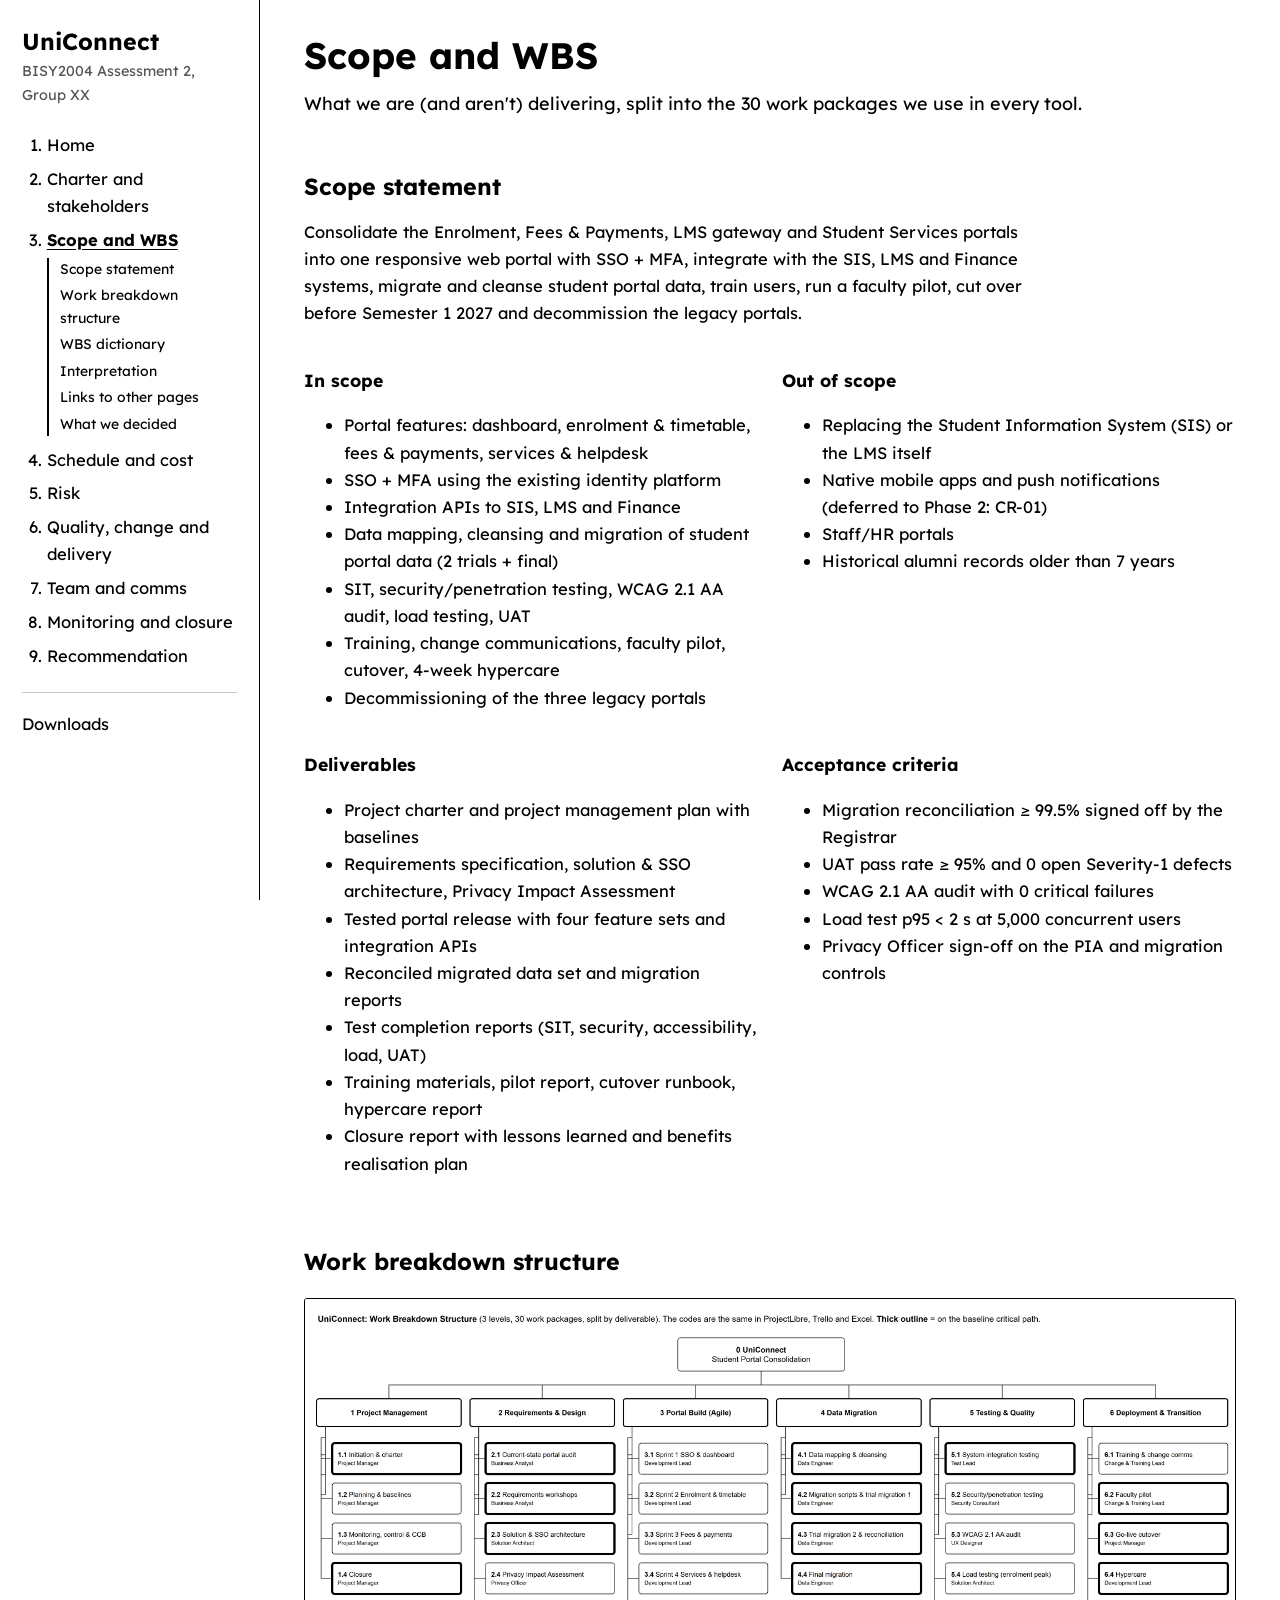
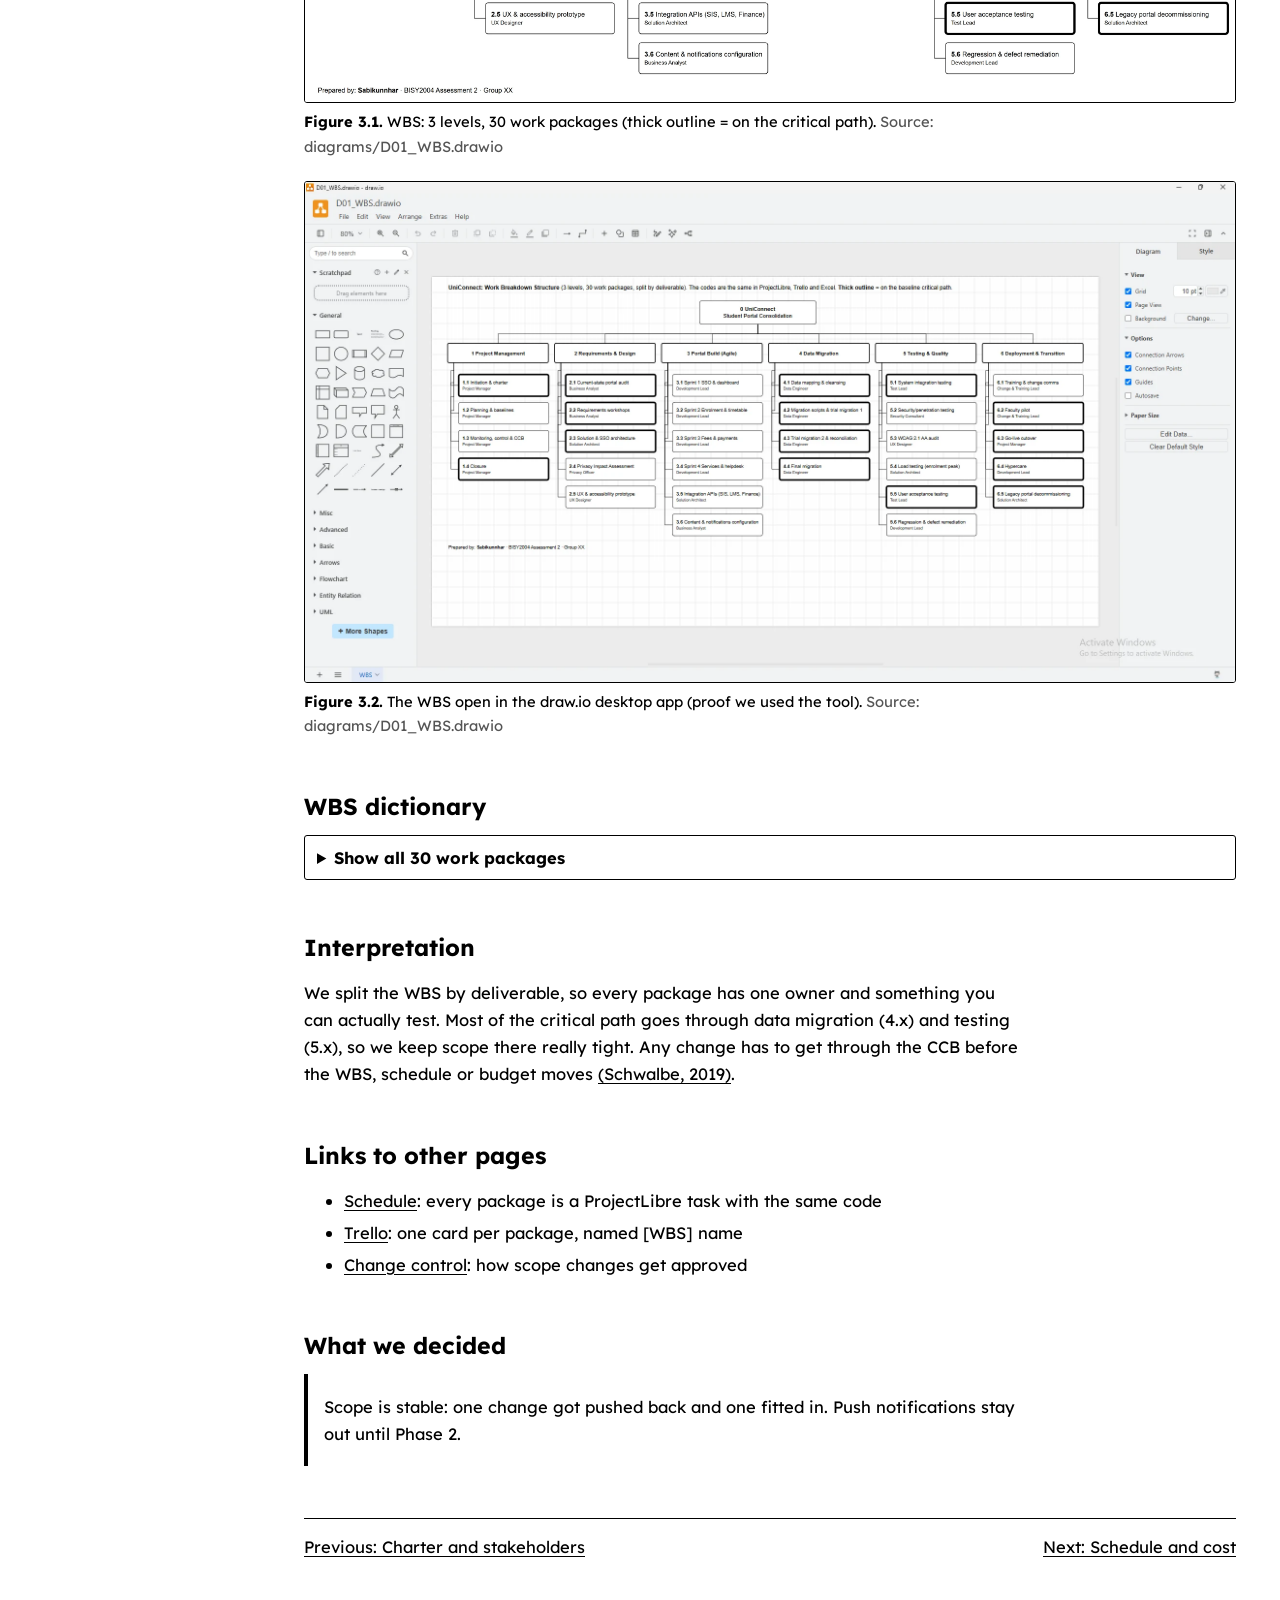
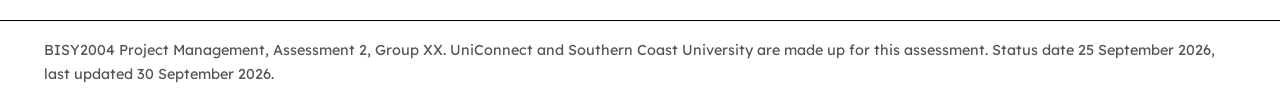
<file: scope.html>
<!doctype html>
<html lang="en-AU"><head><meta charset="utf-8"><meta name="viewport" content="width=device-width,initial-scale=1">
<title>Scope and WBS | UniConnect | BISY2004 Group XX</title>
<meta name="description" content="UniConnect student portal consolidation. BISY2004 Assessment 2 group project website (fictional scenario).">
<link rel="preconnect" href="https://fonts.googleapis.com"><link rel="preconnect" href="https://fonts.gstatic.com" crossorigin>
<link href="https://fonts.googleapis.com/css2?family=Lexend:wght@400;600;700&display=swap" rel="stylesheet">
<link rel="stylesheet" href="assets/site.css"></head><body>
<a class="skip" href="#main">Skip to content</a>
<div class="layout">
<aside class="side"><a class="site-name" href="index.html">UniConnect</a><p class="site-sub">BISY2004 Assessment 2, Group XX</p>
<nav aria-label="Main"><ol><li><a href="index.html">Home</a>
</li><li><a href="charter.html">Charter and stakeholders</a>
</li><li><a href="scope.html" aria-current="page">Scope and WBS</a>
<ol class="sub"><li><a href="#scope-statement">Scope statement</a></li><li><a href="#work-breakdown-structure">Work breakdown structure</a></li><li><a href="#wbs-dictionary">WBS dictionary</a></li><li><a href="#interpretation">Interpretation</a></li><li><a href="#links">Links to other pages</a></li><li><a href="#decision">What we decided</a></li></ol></li><li><a href="schedule.html">Schedule and cost</a>
</li><li><a href="risk.html">Risk</a>
</li><li><a href="quality.html">Quality, change and delivery</a>
</li><li><a href="team.html">Team and comms</a>
</li><li><a href="monitoring.html">Monitoring and closure</a>
</li><li><a href="recommendation.html">Recommendation</a>
</li></ol>
<a class="extra" href="downloads.html">Downloads</a></nav></aside>
<main id="main"><h1>Scope and WBS</h1>
<p class="intro"><span class="prose">What we are (and aren't) delivering, split into the 30 work packages we use in every tool.</span></p>
<section id="scope-statement"><h2>Scope statement</h2><p>Consolidate the Enrolment, Fees &amp; Payments, LMS gateway and Student Services portals into one responsive web portal with SSO + MFA, integrate with the SIS, LMS and Finance systems, migrate and cleanse student portal data, train users, run a faculty pilot, cut over before Semester 1 2027 and decommission the legacy portals.</p><div class="cols"><div><h3>In scope</h3><ul><li>Portal features: dashboard, enrolment &amp; timetable, fees &amp; payments, services &amp; helpdesk</li><li>SSO + MFA using the existing identity platform</li><li>Integration APIs to SIS, LMS and Finance</li><li>Data mapping, cleansing and migration of student portal data (2 trials + final)</li><li>SIT, security/penetration testing, WCAG 2.1 AA audit, load testing, UAT</li><li>Training, change communications, faculty pilot, cutover, 4-week hypercare</li><li>Decommissioning of the three legacy portals</li></ul></div><div><h3>Out of scope</h3><ul><li>Replacing the Student Information System (SIS) or the LMS itself</li><li>Native mobile apps and push notifications (deferred to Phase 2: CR-01)</li><li>Staff/HR portals</li><li>Historical alumni records older than 7 years</li></ul></div></div><div class="cols"><div><h3>Deliverables</h3><ul><li>Project charter and project management plan with baselines</li><li>Requirements specification, solution &amp; SSO architecture, Privacy Impact Assessment</li><li>Tested portal release with four feature sets and integration APIs</li><li>Reconciled migrated data set and migration reports</li><li>Test completion reports (SIT, security, accessibility, load, UAT)</li><li>Training materials, pilot report, cutover runbook, hypercare report</li><li>Closure report with lessons learned and benefits realisation plan</li></ul></div><div><h3>Acceptance criteria</h3><ul><li>Migration reconciliation ≥ 99.5% signed off by the Registrar</li><li>UAT pass rate ≥ 95% and 0 open Severity-1 defects</li><li>WCAG 2.1 AA audit with 0 critical failures</li><li>Load test p95 &lt; 2 s at 5,000 concurrent users</li><li>Privacy Officer sign-off on the PIA and migration controls</li></ul></div></div></section>
<section id="work-breakdown-structure"><h2>Work breakdown structure</h2><figure id="fig3-1"><a class="zoom" href="assets/img/fig3_1.webp" aria-label="Enlarge Figure 3.1"><img src="assets/img/fig3_1.webp" width="3348" height="1454" loading="lazy" alt="Figure 3.1: WBS: 3 levels, 30 work packages (thick outline = on the critical path) (diagrams.net screenshot/export)"></a><figcaption><b>Figure 3.1.</b> WBS: 3 levels, 30 work packages (thick outline = on the critical path). <span class="src">Source: diagrams/D01_WBS.drawio</span></figcaption></figure><figure id="fig3-2"><a class="zoom" href="assets/img/fig3_2.webp" aria-label="Enlarge Figure 3.2"><img src="assets/img/fig3_2.webp" width="1920" height="1032" loading="lazy" alt="Figure 3.2: The WBS open in the draw.io desktop app (proof we used the tool) (diagrams.net screenshot/export)"></a><figcaption><b>Figure 3.2.</b> The WBS open in the draw.io desktop app (proof we used the tool). <span class="src">Source: diagrams/D01_WBS.drawio</span></figcaption></figure></section>
<section id="wbs-dictionary"><h2>WBS dictionary</h2><details><summary>Show all 30 work packages</summary><div class="tbl"><table class="small"><thead><tr><th scope='col'>WBS</th><th scope='col'>Work package</th><th scope='col'>Deliverable</th><th scope='col'>Owner</th><th scope='col'>Description</th></tr></thead><tbody><tr><td><b>1.1</b></td><td>Initiation &amp; charter</td><td>Approved project charter</td><td>Project Manager</td><td>Business case review, charter, stakeholder identification; ends at M1.</td></tr><tr><td><b>1.2</b></td><td>Planning &amp; baselines</td><td>PM plan; scope, schedule and cost baselines</td><td>Project Manager</td><td>WBS, ProjectLibre schedule, cost baseline, risk register, comms plan, RACI.</td></tr><tr><td><b>1.3</b></td><td>Monitoring, control &amp; CCB</td><td>Weekly status reports, EVM, CCB minutes</td><td>Project Manager</td><td>Level-of-effort task from end of planning to end of hypercare.</td></tr><tr><td><b>1.4</b></td><td>Closure</td><td>Closure report and lessons learned</td><td>Project Manager</td><td>Admin closure, contract closure, archive, benefits handover; ends at M7.</td></tr><tr><td><b>2.1</b></td><td>Current-state portal audit</td><td>Current-state audit and data profile</td><td>Business Analyst</td><td>Inventory of the four portals, features, data stores, pain points and early data profiling (R01).</td></tr><tr><td><b>2.2</b></td><td>Requirements workshops</td><td>Prioritised requirements (MoSCoW) and product backlog</td><td>Business Analyst</td><td>Workshops with students, SRC, faculties, Registrar and Service Desk.</td></tr><tr><td><b>2.3</b></td><td>Solution &amp; SSO architecture</td><td>Solution architecture and SSO design</td><td>Solution Architect</td><td>Target architecture, SSO/MFA design on the existing identity platform (R12), integration patterns.</td></tr><tr><td><b>2.4</b></td><td>Privacy Impact Assessment</td><td>Approved PIA</td><td>Privacy Officer</td><td>APP-based PIA covering migration, masking, access logging and retention (R03).</td></tr><tr><td><b>2.5</b></td><td>UX &amp; accessibility prototype</td><td>Clickable prototype and accessible design system</td><td>UX Designer</td><td>Tested with students incl. Accessibility Services; WCAG 2.1 AA patterns (R08).</td></tr><tr><td><b>3.1</b></td><td>Sprint 1 SSO &amp; dashboard</td><td>SSO login and student dashboard increment</td><td>Development Lead</td><td>Two-week sprint; SSO proof of concept retires R02/R12 uncertainty.</td></tr><tr><td><b>3.2</b></td><td>Sprint 2 Enrolment &amp; timetable</td><td>Enrolment &amp; timetable increment</td><td>Development Lead</td><td>Two-week sprint; enrolment forms, timetable view.</td></tr><tr><td><b>3.3</b></td><td>Sprint 3 Fees &amp; payments</td><td>Fees &amp; payments increment</td><td>Development Lead</td><td>Two-week sprint; invoices, payment gateway hand-off, Finance integration.</td></tr><tr><td><b>3.4</b></td><td>Sprint 4 Services &amp; helpdesk</td><td>Services &amp; helpdesk increment</td><td>Development Lead</td><td>Two-week sprint; service requests, knowledge base, chatbot hand-off.</td></tr><tr><td><b>3.5</b></td><td>Integration APIs (SIS, LMS, Finance)</td><td>Tested integration APIs</td><td>Solution Architect</td><td>SIS, LMS and Finance APIs used by the portal and by trial migration 2 reconciliation.</td></tr><tr><td><b>3.6</b></td><td>Content &amp; notifications configuration</td><td>Configured content, templates and email notifications</td><td>Business Analyst</td><td>Portal content, FAQs and email notification templates (push notifications excluded: CR-01).</td></tr><tr><td><b>4.1</b></td><td>Data mapping &amp; cleansing</td><td>Source-to-target mapping and cleansing rules</td><td>Data Engineer</td><td>Mapping of four portal data stores to the target model; de-duplication rules (R01).</td></tr><tr><td><b>4.2</b></td><td>Migration scripts &amp; trial migration 1</td><td>Migration scripts and trial 1 report</td><td>Data Engineer</td><td>Scripts built and first full trial run on masked data; ISS-01 raised here.</td></tr><tr><td><b>4.3</b></td><td>Trial migration 2 &amp; reconciliation</td><td>Trial 2 reconciliation report (≥ 99.5%)</td><td>Data Engineer</td><td>Second trial using the integration APIs; Registrar signs reconciliation; ends at M4.</td></tr><tr><td><b>4.4</b></td><td>Final migration</td><td>Production data load and sign-off</td><td>Data Engineer</td><td>Final production migration in the cutover window.</td></tr><tr><td><b>5.1</b></td><td>System integration testing</td><td>SIT completion report</td><td>Test Lead</td><td>End-to-end tests across portal, SIS, LMS, Finance and migrated data.</td></tr><tr><td><b>5.2</b></td><td>Security/penetration testing</td><td>Pen-test report and remediation</td><td>Security Consultant</td><td>External pen-test engagement ($25k fixed) + remediation verification.</td></tr><tr><td><b>5.3</b></td><td>WCAG 2.1 AA audit</td><td>Accessibility audit report</td><td>UX Designer</td><td>Finishes 5 days after Sprint 4 (FF+5d link).</td></tr><tr><td><b>5.4</b></td><td>Load testing (enrolment peak)</td><td>Load test report (5,000 concurrent users)</td><td>Solution Architect</td><td>Starts 5 days after SIT starts (SS+5d link).</td></tr><tr><td><b>5.5</b></td><td>User acceptance testing</td><td>UAT sign-off</td><td>Test Lead</td><td>Students, Registrar and faculty staff execute UAT scripts; ends at M5.</td></tr><tr><td><b>5.6</b></td><td>Regression &amp; defect remediation</td><td>Regression pack results; Sev-1/2 defects closed</td><td>Development Lead</td><td>Runs alongside UAT (SS+5d).</td></tr><tr><td><b>6.1</b></td><td>Training &amp; change comms</td><td>Training materials, comms campaign</td><td>Change &amp; Training Lead</td><td>Student guides, staff/Service Desk training, go-live comms ($8k materials).</td></tr><tr><td><b>6.2</b></td><td>Faculty pilot</td><td>Pilot report and go/no-go input</td><td>Change &amp; Training Lead</td><td>Pilot with two faculties&#x27; summer-session students and staff.</td></tr><tr><td><b>6.3</b></td><td>Go-live cutover</td><td>Production go-live</td><td>Project Manager</td><td>Cutover runbook, production licences activated ($180k); ends at M6.</td></tr><tr><td><b>6.4</b></td><td>Hypercare</td><td>Hypercare report</td><td>Development Lead</td><td>Four weeks of heightened support, daily stand-ups with the Service Desk.</td></tr><tr><td><b>6.5</b></td><td>Legacy portal decommissioning</td><td>Decommissioned legacy portals, archived data</td><td>Solution Architect</td><td>Retire three legacy portals and archive data per retention schedule.</td></tr></tbody></table></div></details></section>
<section id="interpretation"><h2>Interpretation</h2><div class="prose"><p>We split the WBS by deliverable, so every package has one owner and something you can actually test. Most of the critical path goes through data migration (4.x) and testing (5.x), so we keep scope there really tight. Any change has to get through the CCB before the WBS, schedule or budget moves <a class="cite" href="recommendation.html#references">(Schwalbe, 2019)</a>.</p></div></section>
<section id="links"><h2>Links to other pages</h2><ul class="links"><li><a href="schedule.html">Schedule</a>: every package is a ProjectLibre task with the same code</li><li><a href="quality.html#trello">Trello</a>: one card per package, named [WBS] name</li><li><a href="quality.html#change">Change control</a>: how scope changes get approved</li></ul></section>
<section id="decision"><h2>What we decided</h2><div class="decision prose"><p>Scope is stable: one change got pushed back and one fitted in. Push notifications stay out until Phase 2.</p></div></section>
<nav class="pager" aria-label="Previous and next page"><a href="charter.html">Previous: Charter and stakeholders</a><a href="schedule.html">Next: Schedule and cost</a></nav></main>
</div>
<footer>BISY2004 Project Management, Assessment 2, Group XX. UniConnect and Southern Coast University are made up for this assessment. Status date 25 September 2026, last updated 30 September 2026.</footer>
<div id="lb" role="dialog" aria-label="Enlarged figure"><button aria-label="Close">×</button><img alt=""></div>
<script src="assets/site.js"></script></body></html>
</file>
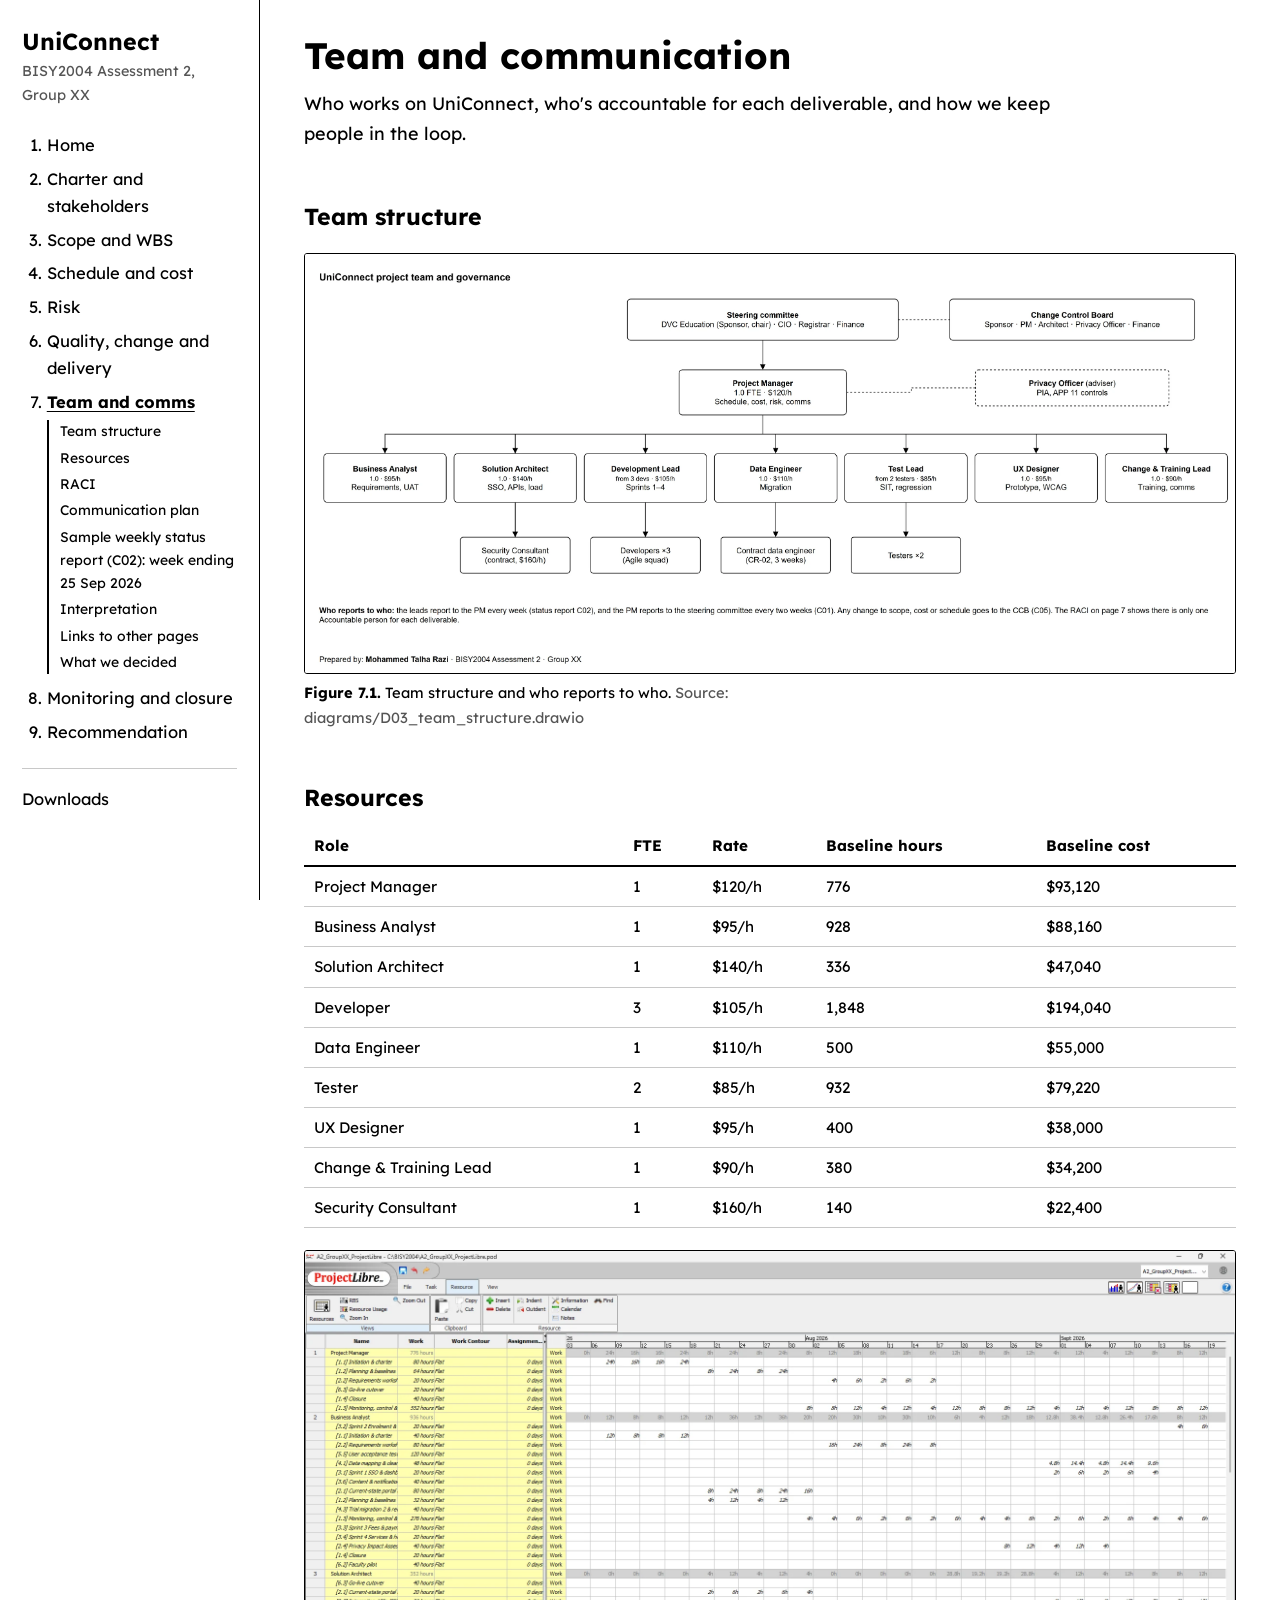
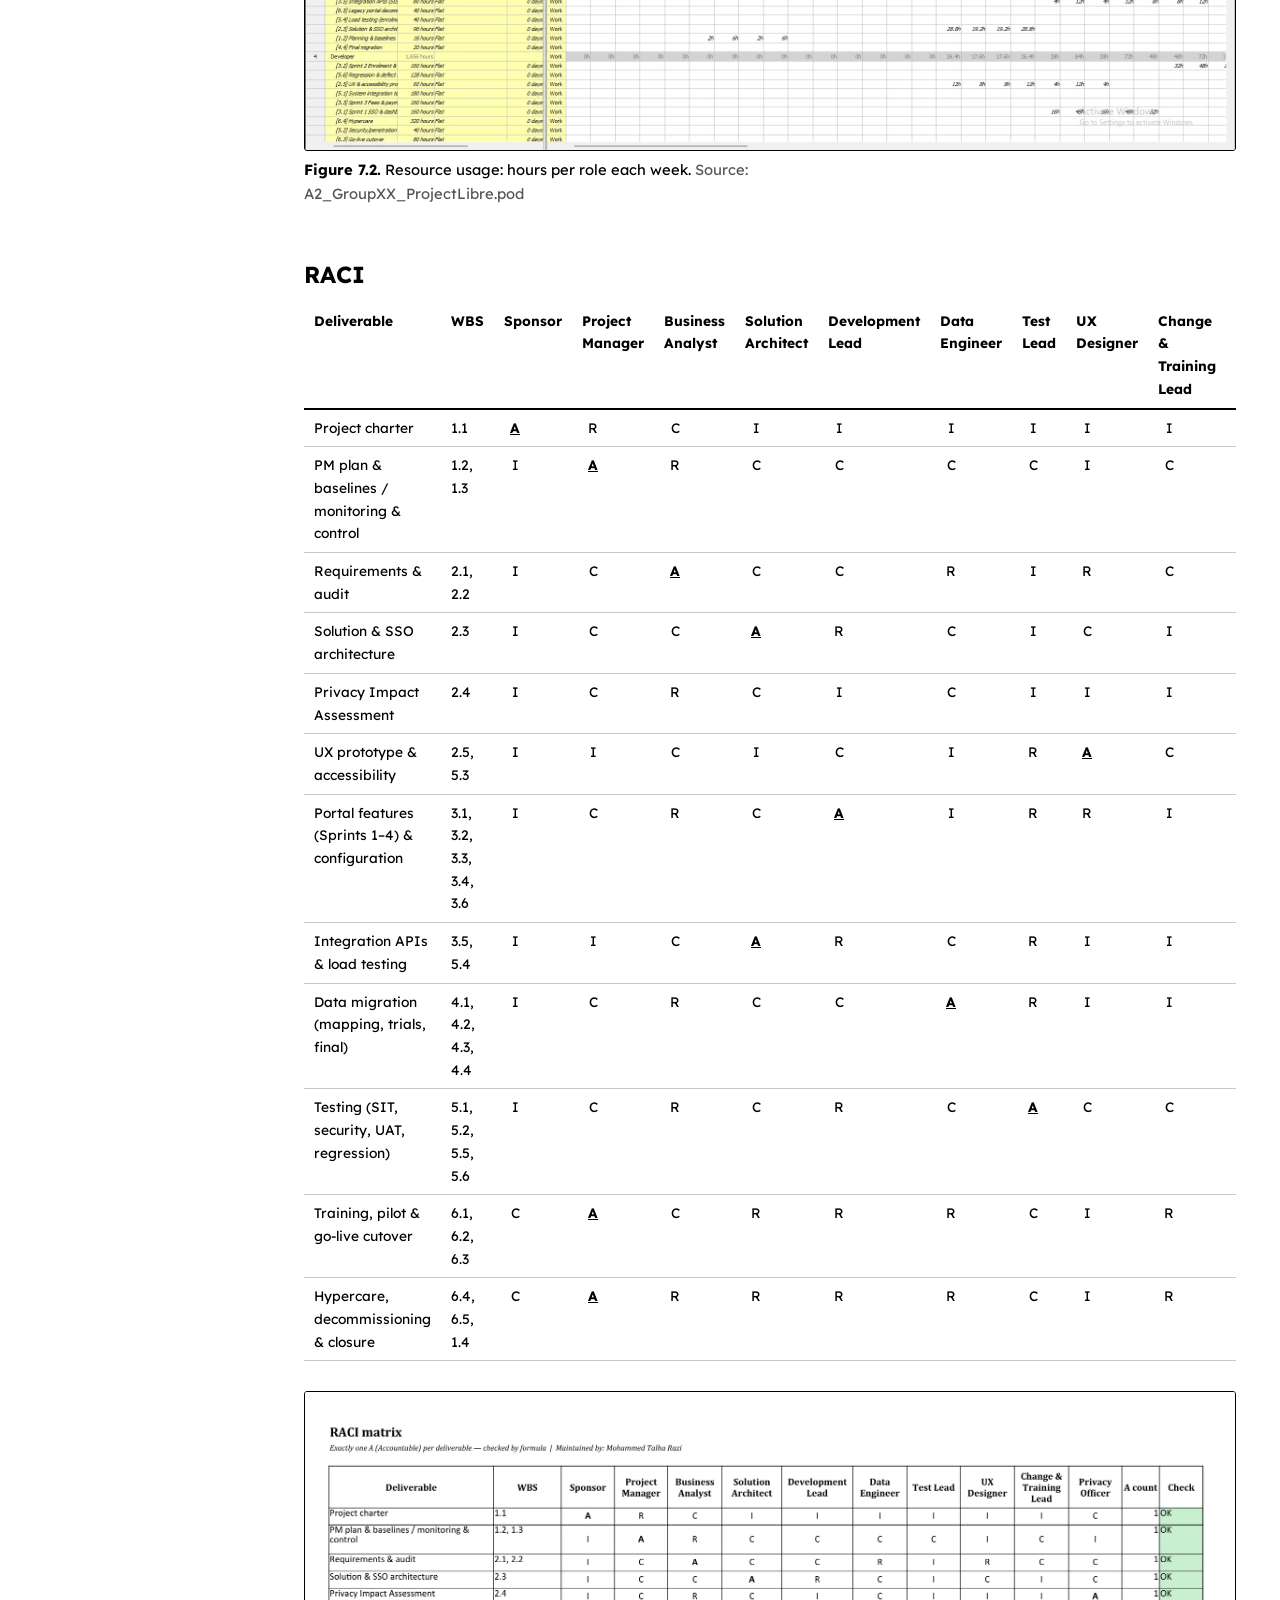
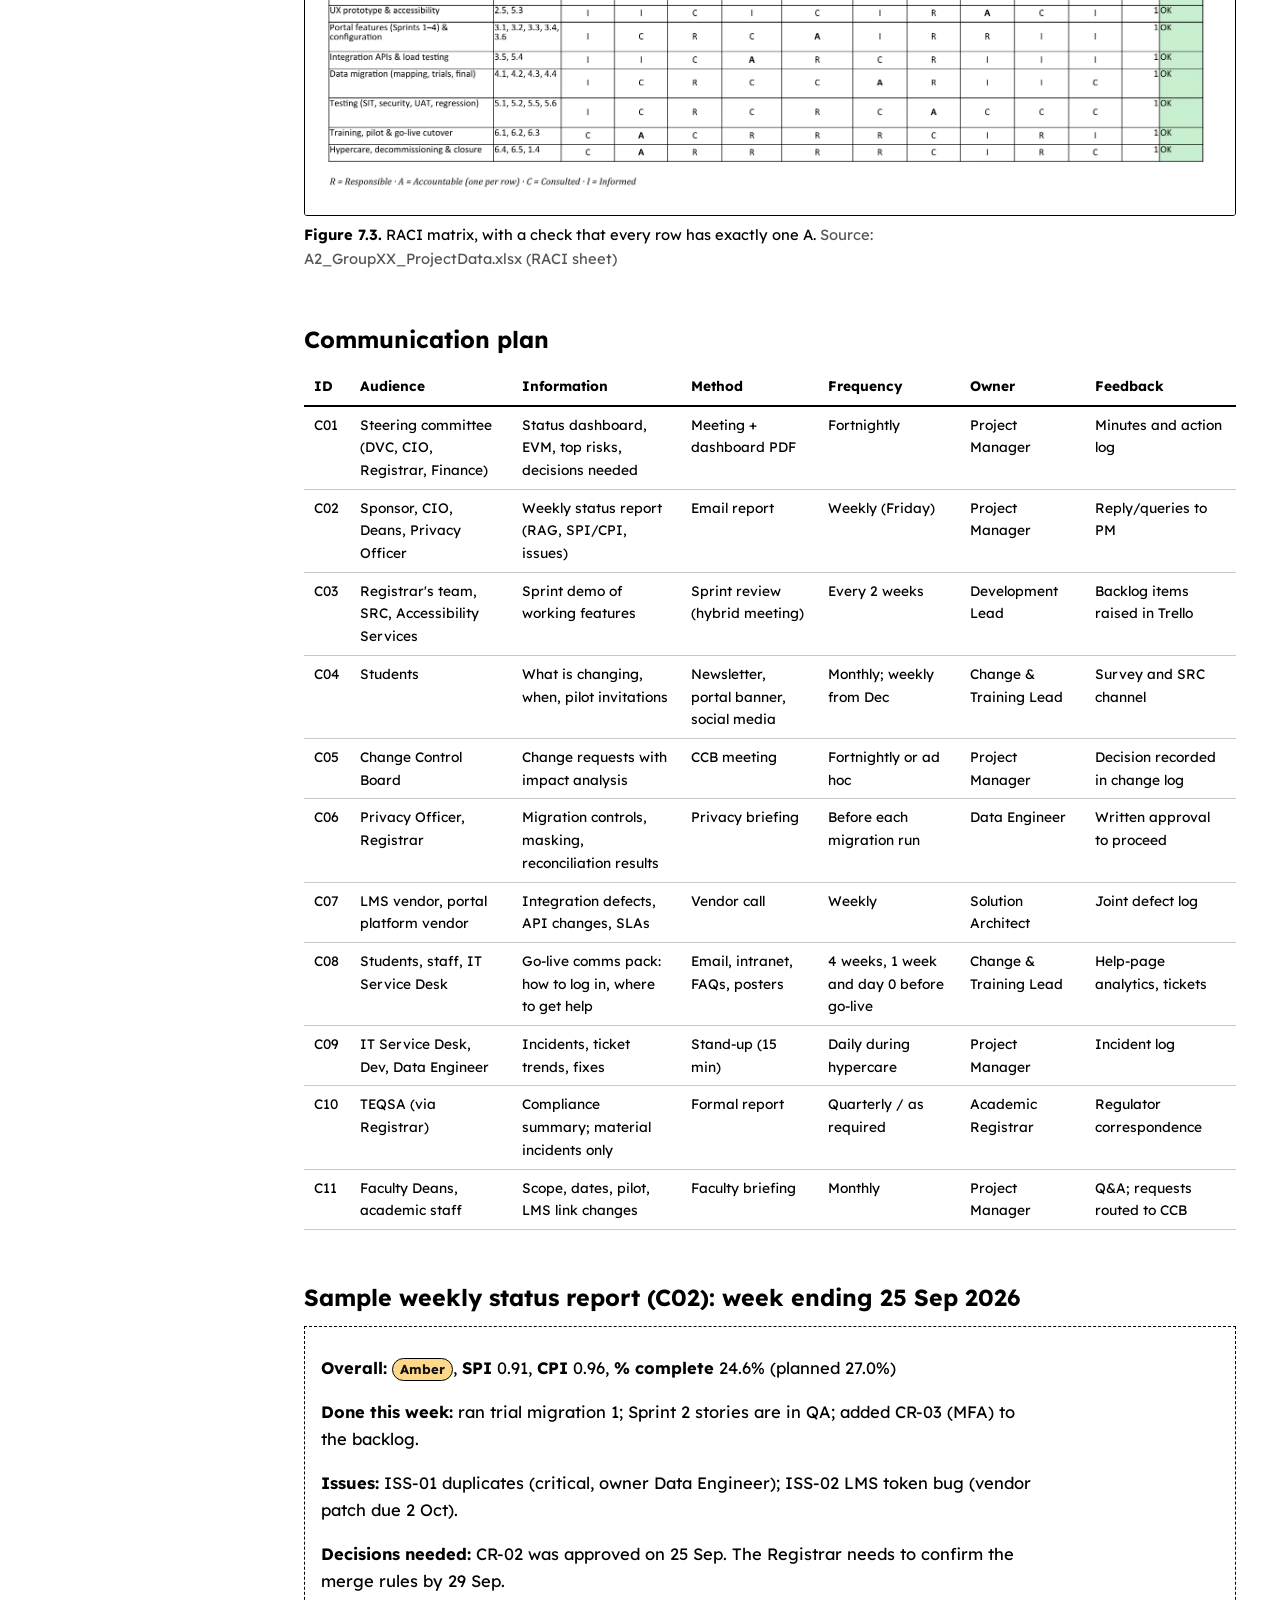
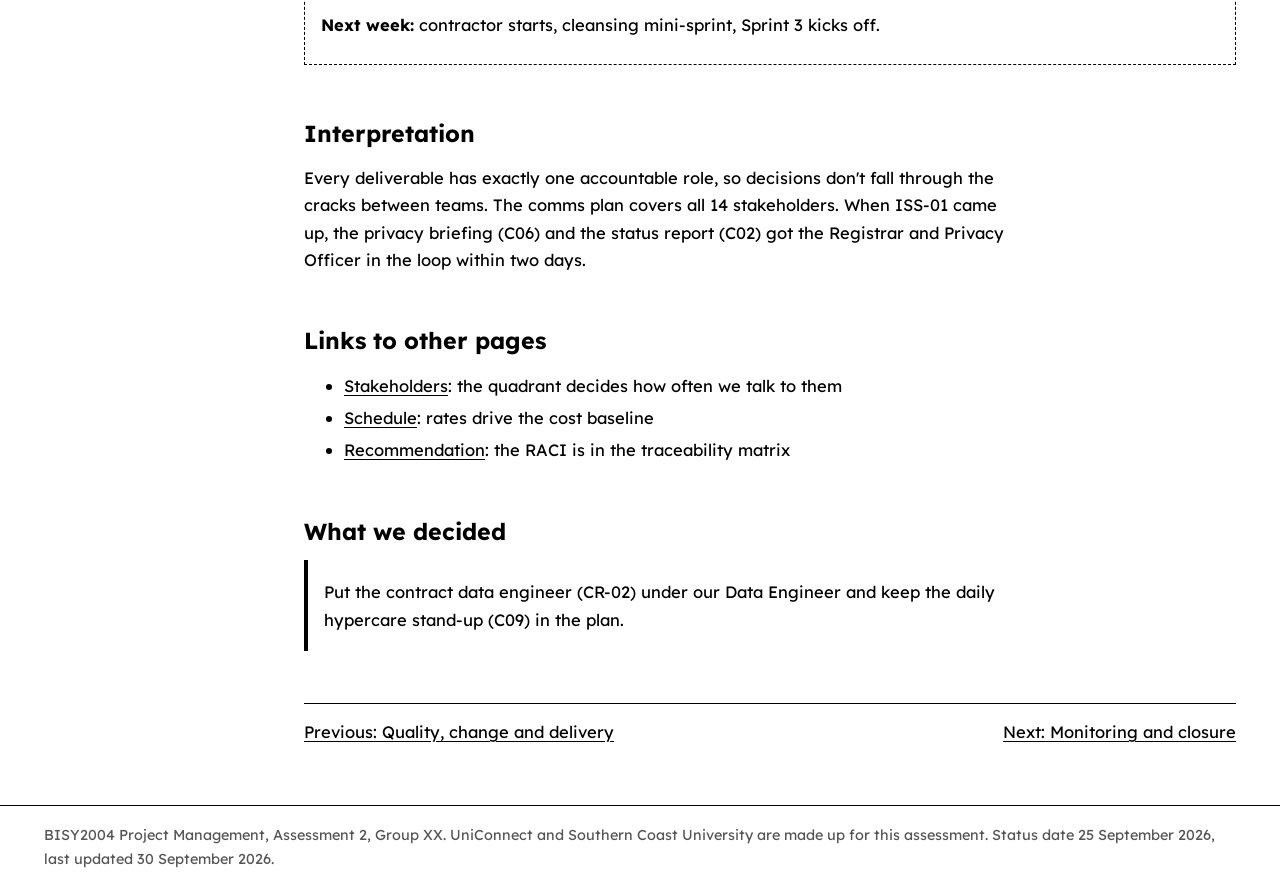
<file: team.html>
<!doctype html>
<html lang="en-AU"><head><meta charset="utf-8"><meta name="viewport" content="width=device-width,initial-scale=1">
<title>Team and communication | UniConnect | BISY2004 Group XX</title>
<meta name="description" content="UniConnect student portal consolidation. BISY2004 Assessment 2 group project website (fictional scenario).">
<link rel="preconnect" href="https://fonts.googleapis.com"><link rel="preconnect" href="https://fonts.gstatic.com" crossorigin>
<link href="https://fonts.googleapis.com/css2?family=Lexend:wght@400;600;700&display=swap" rel="stylesheet">
<link rel="stylesheet" href="assets/site.css"></head><body>
<a class="skip" href="#main">Skip to content</a>
<div class="layout">
<aside class="side"><a class="site-name" href="index.html">UniConnect</a><p class="site-sub">BISY2004 Assessment 2, Group XX</p>
<nav aria-label="Main"><ol><li><a href="index.html">Home</a>
</li><li><a href="charter.html">Charter and stakeholders</a>
</li><li><a href="scope.html">Scope and WBS</a>
</li><li><a href="schedule.html">Schedule and cost</a>
</li><li><a href="risk.html">Risk</a>
</li><li><a href="quality.html">Quality, change and delivery</a>
</li><li><a href="team.html" aria-current="page">Team and comms</a>
<ol class="sub"><li><a href="#team-structure">Team structure</a></li><li><a href="#resources">Resources</a></li><li><a href="#raci">RACI</a></li><li><a href="#comms">Communication plan</a></li><li><a href="#sample-weekly-status-report-c02-week-ending-25-sep-2026">Sample weekly status report (C02): week ending 25 Sep 2026</a></li><li><a href="#interpretation">Interpretation</a></li><li><a href="#links">Links to other pages</a></li><li><a href="#decision">What we decided</a></li></ol></li><li><a href="monitoring.html">Monitoring and closure</a>
</li><li><a href="recommendation.html">Recommendation</a>
</li></ol>
<a class="extra" href="downloads.html">Downloads</a></nav></aside>
<main id="main"><h1>Team and communication</h1>
<p class="intro"><span class="prose">Who works on UniConnect, who's accountable for each deliverable, and how we keep people in the loop.</span></p>
<section id="team-structure"><h2>Team structure</h2><figure id="fig7-1"><a class="zoom" href="assets/img/fig7_1.webp" aria-label="Enlarge Figure 7.1"><img src="assets/img/fig7_1.webp" width="2885" height="1302" loading="lazy" alt="Figure 7.1: Team structure and who reports to who (diagrams.net screenshot/export)"></a><figcaption><b>Figure 7.1.</b> Team structure and who reports to who. <span class="src">Source: diagrams/D03_team_structure.drawio</span></figcaption></figure></section>
<section id="resources"><h2>Resources</h2><div class="tbl"><table class=""><thead><tr><th scope='col'>Role</th><th scope='col'>FTE</th><th scope='col'>Rate</th><th scope='col'>Baseline hours</th><th scope='col'>Baseline cost</th></tr></thead><tbody><tr><td>Project Manager</td><td>1</td><td>$120/h</td><td>776</td><td>$93,120</td></tr><tr><td>Business Analyst</td><td>1</td><td>$95/h</td><td>928</td><td>$88,160</td></tr><tr><td>Solution Architect</td><td>1</td><td>$140/h</td><td>336</td><td>$47,040</td></tr><tr><td>Developer</td><td>3</td><td>$105/h</td><td>1,848</td><td>$194,040</td></tr><tr><td>Data Engineer</td><td>1</td><td>$110/h</td><td>500</td><td>$55,000</td></tr><tr><td>Tester</td><td>2</td><td>$85/h</td><td>932</td><td>$79,220</td></tr><tr><td>UX Designer</td><td>1</td><td>$95/h</td><td>400</td><td>$38,000</td></tr><tr><td>Change &amp; Training Lead</td><td>1</td><td>$90/h</td><td>380</td><td>$34,200</td></tr><tr><td>Security Consultant</td><td>1</td><td>$160/h</td><td>140</td><td>$22,400</td></tr></tbody></table></div><figure id="fig7-2"><a class="zoom" href="assets/img/fig7_2.webp" aria-label="Enlarge Figure 7.2"><img src="assets/img/fig7_2.webp" width="1920" height="1030" loading="lazy" alt="Figure 7.2: Resource usage: hours per role each week (ProjectLibre screenshot/export)"></a><figcaption><b>Figure 7.2.</b> Resource usage: hours per role each week. <span class="src">Source: A2_GroupXX_ProjectLibre.pod</span></figcaption></figure></section>
<section id="raci"><h2>RACI</h2><div class="tbl"><table class="small raci"><thead><tr><th scope='col'>Deliverable</th><th scope='col'>WBS</th><th scope='col'>Sponsor</th><th scope='col'>Project Manager</th><th scope='col'>Business Analyst</th><th scope='col'>Solution Architect</th><th scope='col'>Development Lead</th><th scope='col'>Data Engineer</th><th scope='col'>Test Lead</th><th scope='col'>UX Designer</th><th scope='col'>Change &amp; Training Lead</th><th scope='col'>Privacy Officer</th></tr></thead><tbody><tr><td>Project charter</td><td>1.1</td><td><span class="raci raci-a">A</span></td><td><span class="raci raci-r">R</span></td><td><span class="raci raci-c">C</span></td><td><span class="raci raci-i">I</span></td><td><span class="raci raci-i">I</span></td><td><span class="raci raci-i">I</span></td><td><span class="raci raci-i">I</span></td><td><span class="raci raci-i">I</span></td><td><span class="raci raci-i">I</span></td><td><span class="raci raci-c">C</span></td></tr><tr><td>PM plan &amp; baselines / monitoring &amp; control</td><td>1.2, 1.3</td><td><span class="raci raci-i">I</span></td><td><span class="raci raci-a">A</span></td><td><span class="raci raci-r">R</span></td><td><span class="raci raci-c">C</span></td><td><span class="raci raci-c">C</span></td><td><span class="raci raci-c">C</span></td><td><span class="raci raci-c">C</span></td><td><span class="raci raci-i">I</span></td><td><span class="raci raci-c">C</span></td><td><span class="raci raci-i">I</span></td></tr><tr><td>Requirements &amp; audit</td><td>2.1, 2.2</td><td><span class="raci raci-i">I</span></td><td><span class="raci raci-c">C</span></td><td><span class="raci raci-a">A</span></td><td><span class="raci raci-c">C</span></td><td><span class="raci raci-c">C</span></td><td><span class="raci raci-r">R</span></td><td><span class="raci raci-i">I</span></td><td><span class="raci raci-r">R</span></td><td><span class="raci raci-c">C</span></td><td><span class="raci raci-c">C</span></td></tr><tr><td>Solution &amp; SSO architecture</td><td>2.3</td><td><span class="raci raci-i">I</span></td><td><span class="raci raci-c">C</span></td><td><span class="raci raci-c">C</span></td><td><span class="raci raci-a">A</span></td><td><span class="raci raci-r">R</span></td><td><span class="raci raci-c">C</span></td><td><span class="raci raci-i">I</span></td><td><span class="raci raci-c">C</span></td><td><span class="raci raci-i">I</span></td><td><span class="raci raci-c">C</span></td></tr><tr><td>Privacy Impact Assessment</td><td>2.4</td><td><span class="raci raci-i">I</span></td><td><span class="raci raci-c">C</span></td><td><span class="raci raci-r">R</span></td><td><span class="raci raci-c">C</span></td><td><span class="raci raci-i">I</span></td><td><span class="raci raci-c">C</span></td><td><span class="raci raci-i">I</span></td><td><span class="raci raci-i">I</span></td><td><span class="raci raci-i">I</span></td><td><span class="raci raci-a">A</span></td></tr><tr><td>UX prototype &amp; accessibility</td><td>2.5, 5.3</td><td><span class="raci raci-i">I</span></td><td><span class="raci raci-i">I</span></td><td><span class="raci raci-c">C</span></td><td><span class="raci raci-i">I</span></td><td><span class="raci raci-c">C</span></td><td><span class="raci raci-i">I</span></td><td><span class="raci raci-r">R</span></td><td><span class="raci raci-a">A</span></td><td><span class="raci raci-c">C</span></td><td><span class="raci raci-i">I</span></td></tr><tr><td>Portal features (Sprints 1–4) &amp; configuration</td><td>3.1, 3.2, 3.3, 3.4, 3.6</td><td><span class="raci raci-i">I</span></td><td><span class="raci raci-c">C</span></td><td><span class="raci raci-r">R</span></td><td><span class="raci raci-c">C</span></td><td><span class="raci raci-a">A</span></td><td><span class="raci raci-i">I</span></td><td><span class="raci raci-r">R</span></td><td><span class="raci raci-r">R</span></td><td><span class="raci raci-i">I</span></td><td><span class="raci raci-i">I</span></td></tr><tr><td>Integration APIs &amp; load testing</td><td>3.5, 5.4</td><td><span class="raci raci-i">I</span></td><td><span class="raci raci-i">I</span></td><td><span class="raci raci-c">C</span></td><td><span class="raci raci-a">A</span></td><td><span class="raci raci-r">R</span></td><td><span class="raci raci-c">C</span></td><td><span class="raci raci-r">R</span></td><td><span class="raci raci-i">I</span></td><td><span class="raci raci-i">I</span></td><td><span class="raci raci-i">I</span></td></tr><tr><td>Data migration (mapping, trials, final)</td><td>4.1, 4.2, 4.3, 4.4</td><td><span class="raci raci-i">I</span></td><td><span class="raci raci-c">C</span></td><td><span class="raci raci-r">R</span></td><td><span class="raci raci-c">C</span></td><td><span class="raci raci-c">C</span></td><td><span class="raci raci-a">A</span></td><td><span class="raci raci-r">R</span></td><td><span class="raci raci-i">I</span></td><td><span class="raci raci-i">I</span></td><td><span class="raci raci-c">C</span></td></tr><tr><td>Testing (SIT, security, UAT, regression)</td><td>5.1, 5.2, 5.5, 5.6</td><td><span class="raci raci-i">I</span></td><td><span class="raci raci-c">C</span></td><td><span class="raci raci-r">R</span></td><td><span class="raci raci-c">C</span></td><td><span class="raci raci-r">R</span></td><td><span class="raci raci-c">C</span></td><td><span class="raci raci-a">A</span></td><td><span class="raci raci-c">C</span></td><td><span class="raci raci-c">C</span></td><td><span class="raci raci-c">C</span></td></tr><tr><td>Training, pilot &amp; go-live cutover</td><td>6.1, 6.2, 6.3</td><td><span class="raci raci-c">C</span></td><td><span class="raci raci-a">A</span></td><td><span class="raci raci-c">C</span></td><td><span class="raci raci-r">R</span></td><td><span class="raci raci-r">R</span></td><td><span class="raci raci-r">R</span></td><td><span class="raci raci-c">C</span></td><td><span class="raci raci-i">I</span></td><td><span class="raci raci-r">R</span></td><td><span class="raci raci-i">I</span></td></tr><tr><td>Hypercare, decommissioning &amp; closure</td><td>6.4, 6.5, 1.4</td><td><span class="raci raci-c">C</span></td><td><span class="raci raci-a">A</span></td><td><span class="raci raci-r">R</span></td><td><span class="raci raci-r">R</span></td><td><span class="raci raci-r">R</span></td><td><span class="raci raci-r">R</span></td><td><span class="raci raci-c">C</span></td><td><span class="raci raci-i">I</span></td><td><span class="raci raci-r">R</span></td><td><span class="raci raci-c">C</span></td></tr></tbody></table></div><figure id="fig7-3"><a class="zoom" href="assets/img/fig7_3.webp" aria-label="Enlarge Figure 7.3"><img src="assets/img/fig7_3.webp" width="1988" height="905" loading="lazy" alt="Figure 7.3: RACI matrix, with a check that every row has exactly one A (Excel/LibreOffice screenshot/export)"></a><figcaption><b>Figure 7.3.</b> RACI matrix, with a check that every row has exactly one A. <span class="src">Source: A2_GroupXX_ProjectData.xlsx (RACI sheet)</span></figcaption></figure></section>
<section id="comms"><h2>Communication plan</h2><div class="tbl"><table class="small"><thead><tr><th scope='col'>ID</th><th scope='col'>Audience</th><th scope='col'>Information</th><th scope='col'>Method</th><th scope='col'>Frequency</th><th scope='col'>Owner</th><th scope='col'>Feedback</th></tr></thead><tbody><tr><td>C01</td><td>Steering committee (DVC, CIO, Registrar, Finance)</td><td>Status dashboard, EVM, top risks, decisions needed</td><td>Meeting + dashboard PDF</td><td>Fortnightly</td><td>Project Manager</td><td>Minutes and action log</td></tr><tr><td>C02</td><td>Sponsor, CIO, Deans, Privacy Officer</td><td>Weekly status report (RAG, SPI/CPI, issues)</td><td>Email report</td><td>Weekly (Friday)</td><td>Project Manager</td><td>Reply/queries to PM</td></tr><tr><td>C03</td><td>Registrar&#x27;s team, SRC, Accessibility Services</td><td>Sprint demo of working features</td><td>Sprint review (hybrid meeting)</td><td>Every 2 weeks</td><td>Development Lead</td><td>Backlog items raised in Trello</td></tr><tr><td>C04</td><td>Students</td><td>What is changing, when, pilot invitations</td><td>Newsletter, portal banner, social media</td><td>Monthly; weekly from Dec</td><td>Change &amp; Training Lead</td><td>Survey and SRC channel</td></tr><tr><td>C05</td><td>Change Control Board</td><td>Change requests with impact analysis</td><td>CCB meeting</td><td>Fortnightly or ad hoc</td><td>Project Manager</td><td>Decision recorded in change log</td></tr><tr><td>C06</td><td>Privacy Officer, Registrar</td><td>Migration controls, masking, reconciliation results</td><td>Privacy briefing</td><td>Before each migration run</td><td>Data Engineer</td><td>Written approval to proceed</td></tr><tr><td>C07</td><td>LMS vendor, portal platform vendor</td><td>Integration defects, API changes, SLAs</td><td>Vendor call</td><td>Weekly</td><td>Solution Architect</td><td>Joint defect log</td></tr><tr><td>C08</td><td>Students, staff, IT Service Desk</td><td>Go-live comms pack: how to log in, where to get help</td><td>Email, intranet, FAQs, posters</td><td>4 weeks, 1 week and day 0 before go-live</td><td>Change &amp; Training Lead</td><td>Help-page analytics, tickets</td></tr><tr><td>C09</td><td>IT Service Desk, Dev, Data Engineer</td><td>Incidents, ticket trends, fixes</td><td>Stand-up (15 min)</td><td>Daily during hypercare</td><td>Project Manager</td><td>Incident log</td></tr><tr><td>C10</td><td>TEQSA (via Registrar)</td><td>Compliance summary; material incidents only</td><td>Formal report</td><td>Quarterly / as required</td><td>Academic Registrar</td><td>Regulator correspondence</td></tr><tr><td>C11</td><td>Faculty Deans, academic staff</td><td>Scope, dates, pilot, LMS link changes</td><td>Faculty briefing</td><td>Monthly</td><td>Project Manager</td><td>Q&amp;A; requests routed to CCB</td></tr></tbody></table></div></section>
<section id="sample-weekly-status-report-c02-week-ending-25-sep-2026"><h2>Sample weekly status report (C02): week ending 25 Sep 2026</h2><div class="report">
<p><b>Overall:</b> <span class="rag rag-amber">Amber</span>, <b>SPI</b> 0.91, <b>CPI</b> 0.96, <b>% complete</b> 24.6% (planned 27.0%)</p>
<p><b>Done this week:</b> ran trial migration 1; Sprint 2 stories are in QA; added CR-03 (MFA) to the backlog.</p>
<p><b>Issues:</b> ISS-01 duplicates (critical, owner Data Engineer); ISS-02 LMS token bug (vendor patch due 2 Oct).</p>
<p><b>Decisions needed:</b> CR-02 was approved on 25 Sep. The Registrar needs to confirm the merge rules by 29 Sep.</p>
<p><b>Next week:</b> contractor starts, cleansing mini-sprint, Sprint 3 kicks off.</p></div></section>
<section id="interpretation"><h2>Interpretation</h2><div class="prose"><p>Every deliverable has exactly one accountable role, so decisions don't fall through the cracks between teams. The comms plan covers all 14 stakeholders. When ISS-01 came up, the privacy briefing (C06) and the status report (C02) got the Registrar and Privacy Officer in the loop within two days.</p></div></section>
<section id="links"><h2>Links to other pages</h2><ul class="links"><li><a href="charter.html">Stakeholders</a>: the quadrant decides how often we talk to them</li><li><a href="schedule.html">Schedule</a>: rates drive the cost baseline</li><li><a href="recommendation.html">Recommendation</a>: the RACI is in the traceability matrix</li></ul></section>
<section id="decision"><h2>What we decided</h2><div class="decision prose"><p>Put the contract data engineer (CR-02) under our Data Engineer and keep the daily hypercare stand-up (C09) in the plan.</p></div></section>
<nav class="pager" aria-label="Previous and next page"><a href="quality.html">Previous: Quality, change and delivery</a><a href="monitoring.html">Next: Monitoring and closure</a></nav></main>
</div>
<footer>BISY2004 Project Management, Assessment 2, Group XX. UniConnect and Southern Coast University are made up for this assessment. Status date 25 September 2026, last updated 30 September 2026.</footer>
<div id="lb" role="dialog" aria-label="Enlarged figure"><button aria-label="Close">×</button><img alt=""></div>
<script src="assets/site.js"></script></body></html>
</file>
<file: assets/site.css>
/* Layout is black and white (group decision). Colour only appears in the status pills (Green/Amber/Red, risk bands).
   One typeface, Lexend (designed to make reading easier), because accessibility (WCAG 2.1 AA) is part of the project. */
:root{--muted:#555;--rule:#c8c8c8}
*{box-sizing:border-box}html{scroll-behavior:smooth}section,figure{scroll-margin-top:16px}
body{margin:0;font:16.5px/1.65 "Lexend",Verdana,sans-serif;color:#000;background:#fff}
a{color:#000;text-underline-offset:3px}
a:focus-visible,button:focus-visible,summary:focus-visible{outline:3px solid #000;outline-offset:2px}
.skip{position:absolute;left:-999px}.skip:focus{left:8px;top:8px;background:#fff;border:2px solid #000;padding:8px;z-index:99}
.layout{display:grid;grid-template-columns:260px minmax(0,1fr);max-width:1360px;margin:0 auto}
.side{position:sticky;top:0;align-self:start;height:100vh;overflow:auto;padding:28px 22px;border-right:1px solid #000}
.site-name{display:block;font-size:1.45rem;font-weight:700;text-decoration:none;line-height:1.2}
.site-sub{margin:.3em 0 1.6em;color:var(--muted);font-size:.9rem}
.side ol{margin:0;padding-left:1.5em}.side li{margin:.4em 0}
.side a{text-decoration:none}.side a:hover{text-decoration:underline}
.side a[aria-current=page]{font-weight:700;text-decoration:underline}
.side ol.sub{list-style:none;margin:.35em 0 .7em;padding-left:.8em;border-left:2px solid #000;font-size:.87rem}
.side ol.sub li{margin:.25em 0}
.side .extra{display:block;margin-top:1.4em;padding-top:1em;border-top:1px solid var(--rule)}
main{padding:34px 44px 60px;min-width:0}
main p,main ul,main ol,.prose{max-width:72ch}
h1{font-size:2.3rem;line-height:1.15;margin:0 0 .35em}
h2{font-size:1.45rem;line-height:1.25;margin:2.3em 0 .6em}
h3{font-size:1.1rem;margin:1.3em 0 .4em}
.intro,.lede{font-size:1.12rem;margin:0 0 1.6em}
.tbl{overflow-x:auto;margin:12px 0 22px}
table{border-collapse:collapse;width:100%;font-size:.95rem}
th,td{padding:7px 10px;border-bottom:1px solid var(--rule);text-align:left;vertical-align:top}
thead th{border-bottom:2px solid #000;font-weight:700}
table.small{font-size:.86rem}table.kv td:first-child,table.status td:first-child{font-weight:700;width:170px}
table.status{max-width:760px}table.status thead th:first-child{width:170px}
caption{text-align:left;font-weight:700;padding:0 0 6px}
figure{margin:22px 0}
figure img{width:100%;height:auto;display:block;border:1px solid #000;border-radius:3px;cursor:zoom-in}
figcaption{font-size:.92rem;margin-top:7px;max-width:72ch}.src{color:var(--muted)}
.figs{display:grid;grid-template-columns:1fr 1fr;gap:22px}.figs figure{margin:0}
ul.links li{margin:.3em 0}
.decision{border-left:4px solid #000;padding:2px 0 2px 16px}
.rag{display:inline-block;padding:0 7px;border:1px solid #000;border-radius:999px;font-size:.82rem;font-weight:700;color:#111;white-space:nowrap}
.rag-green{background:#b7ebc6}.rag-amber{background:#ffd98a}.rag-red{background:#ffb4b4}.rag-orange{background:#ffc98a}
.rag-yellow{background:#fff2a8}.rag-grey{background:#e3e6ea}
.raci{display:inline-block;min-width:22px;text-align:center}.raci-a{font-weight:700;text-decoration:underline}
.cols{display:grid;grid-template-columns:1fr 1fr;gap:24px}
ol.lifecycle li{margin:.3em 0}
details{border:1px solid #000;border-radius:3px;padding:8px 12px;margin:12px 0}summary{cursor:pointer;font-weight:700}
.report{border:1px dashed #000;padding:10px 16px}
.verdict{border-left:4px solid #000;padding-left:16px}
.note{font-size:.92rem}.btn{display:inline-block;border:2px solid #000;border-radius:4px;padding:6px 12px;text-decoration:none;font-weight:700}
.refs li{margin-bottom:6px;padding-left:1.4em;text-indent:-1.4em;list-style:none}
table.sitemap td:first-child{white-space:nowrap}
.pager{display:flex;justify-content:space-between;gap:16px;margin-top:52px;padding-top:14px;border-top:1px solid #000}
footer{border-top:1px solid #000;padding:18px 44px;font-size:.9rem;color:var(--muted)}
#lb{position:fixed;inset:0;background:rgba(0,0,0,.88);display:none;align-items:center;justify-content:center;z-index:50;padding:20px}
#lb.open{display:flex}#lb img{max-width:100%;max-height:100%;background:#fff}#lb button{position:absolute;top:12px;right:16px;font-size:28px;background:none;color:#fff;border:0;cursor:pointer}
@media (max-width:880px){.layout{display:block}.side{position:static;height:auto;border-right:0;border-bottom:1px solid #000;padding:18px 16px}
.side ol.sub{display:none}main{padding:22px 16px 40px}.figs,.cols{grid-template-columns:1fr}h1{font-size:1.8rem}footer{padding:18px 16px}}
</file>
